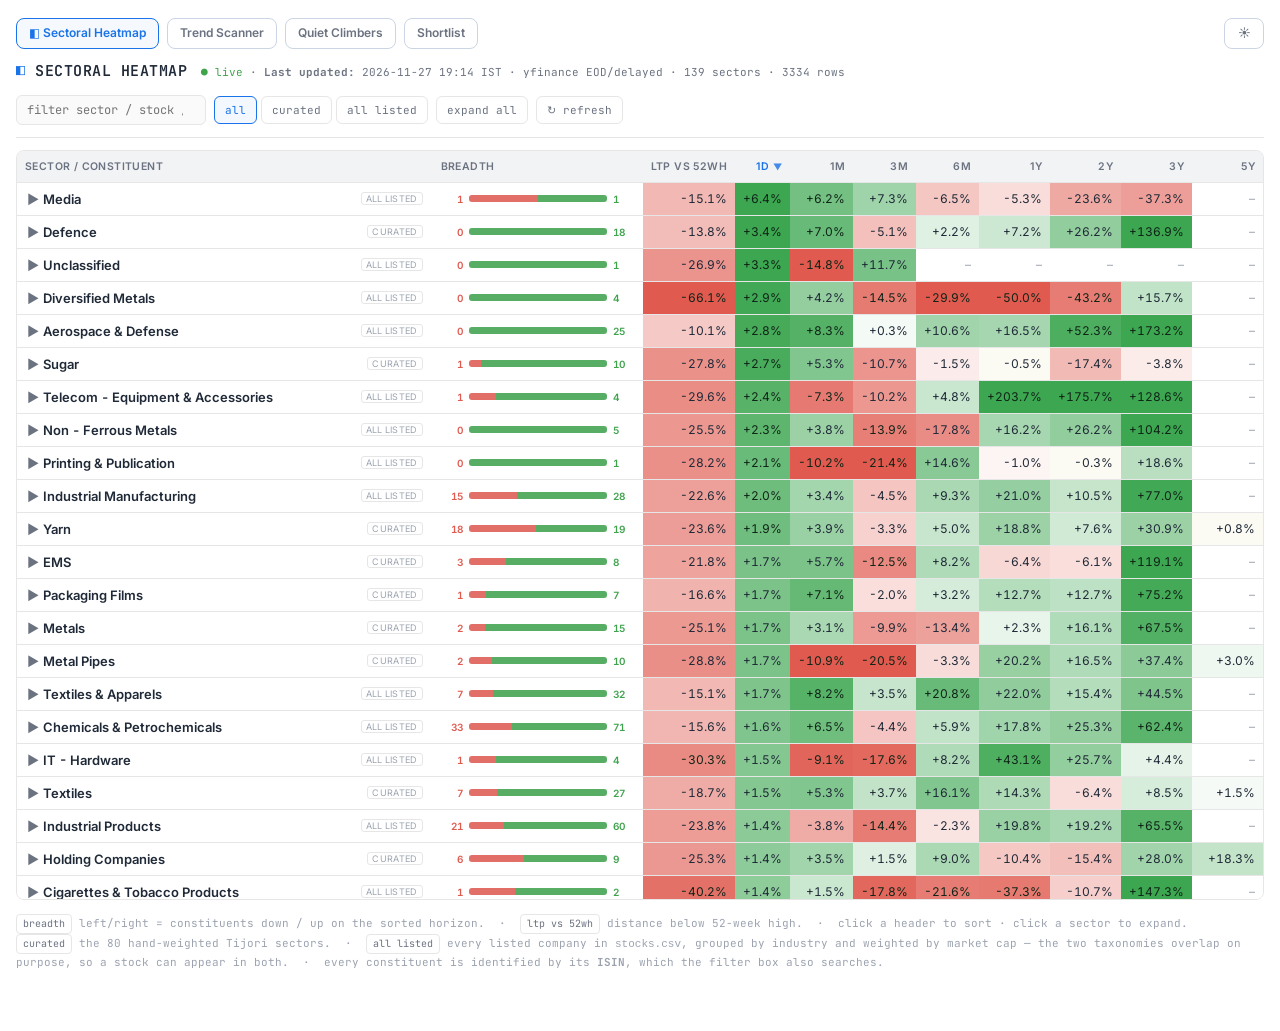
<file: index.html>
<!DOCTYPE html>
<html lang="en">
<head>
<meta charset="utf-8">
<meta name="viewport" content="width=device-width, initial-scale=1">
<title>Sectoral Heatmap · NSE</title>
<link rel="preconnect" href="https://fonts.googleapis.com">
<link rel="preconnect" href="https://fonts.gstatic.com" crossorigin>
<link href="https://fonts.googleapis.com/css2?family=Inter:wght@400;500;600;700&family=JetBrains+Mono:wght@400;500;600;700&display=swap" rel="stylesheet">
<script>/* set the theme before first paint, so the page never flashes light */
(function(){try{var t=localStorage.getItem("sector-data:theme");if(!t)t=window.matchMedia&&matchMedia("(prefers-color-scheme: dark)").matches?"dark":"light";document.documentElement.setAttribute("data-theme",t);}catch(e){}})();</script>
<link rel="stylesheet" href="boards.css">
<style>
  :root{
    --bg:#ffffff; --panel:#ffffff; --panel2:#fafafa; --line:#e6e6e6;
    --ink:#1f2937; --dim:#6b7280; --dim2:#9ca3af;
    --accent:#1a73e8; --up:#3fa34d; --down:#e05a4f; --warn:#c98a1a;
    --headbg:#f2f3f5;
    --mono:"JetBrains Mono","SF Mono",ui-monospace,"Cascadia Mono",Menlo,Consolas,monospace;
    --sans:"Inter",system-ui,-apple-system,Segoe UI,Roboto,sans-serif;
  }

/* ---------- night ----------
   Same variable names, different values. The cell colours are computed in JS,
   so cellBg()/txtColor() blend from the panel colour instead of white. */
  :root[data-theme=dark]{
    --bg:#0e1117; --panel:#161a21; --panel2:#131820; --line:#222833;
    --ink:#e6e9ef; --dim:#9aa4b2; --dim2:#6d7885;
    --accent:#5b9cf6; --up:#2ea36a; --down:#e5564a; --warn:#d3a04a;
    --headbg:#1b212b;
  }
  :root[data-theme=dark] .wbar .track{background:#242b36}
  :root[data-theme=dark] tr.sector:hover td.name-col{color:#fff;background:#1b212b}
  :root[data-theme=dark] button.btn[aria-pressed=true]{background:#16233a}
  *{box-sizing:border-box}
  html,body{margin:0;background:var(--bg);color:var(--ink);font-family:var(--sans);
    -webkit-font-smoothing:antialiased;font-size:13px}
  .wrap{max-width:1500px;margin:0 auto;padding:18px 16px 60px}
  header.top{display:flex;align-items:baseline;gap:14px;flex-wrap:wrap;
    border-bottom:1px solid var(--line);padding-bottom:12px;margin-bottom:2px}
  .brand{font-family:var(--mono);font-weight:600;font-size:15px;letter-spacing:.5px}
  .brand b{color:var(--accent)}
  .meta{color:var(--dim);font-family:var(--mono);font-size:11px}
  .meta .live{color:var(--up)} .meta .snap{color:var(--warn)}
  .spacer{flex:1}
  .controls{display:flex;gap:8px;align-items:center;flex-wrap:wrap}
  input[type=search]{background:var(--panel2);border:1px solid var(--line);color:var(--ink);
    font-family:var(--mono);font-size:12px;padding:6px 10px;border-radius:6px;width:190px;outline:none}
  input[type=search]:focus{border-color:var(--accent)}
  button.btn{background:var(--panel);border:1px solid var(--line);color:var(--dim);
    font-family:var(--mono);font-size:11px;padding:6px 10px;border-radius:6px;cursor:pointer}
  button.btn:hover{color:var(--ink);border-color:var(--dim2)}
  button.btn:disabled{opacity:.5;cursor:default}
  button.btn[aria-pressed=true]{color:var(--accent);border-color:var(--accent);background:#f3f7fe}
  .segs{display:flex;gap:4px}
  /* the shared board switcher sits inside .wrap here, so drop its full-width chrome */
  .boards{padding:0 0 12px;border-bottom:none;background:transparent}

  /* banners */
  .banner{font-family:var(--mono);font-size:12px;padding:9px 12px;border-radius:6px;margin-top:12px;
    display:none;align-items:center;gap:10px}
  .banner.show{display:flex}
  .banner.warn{background:rgba(217,164,65,.12);border:1px solid rgba(217,164,65,.5);color:#8a6412}
  .banner.err {background:rgba(216,87,87,.10);border:1px solid rgba(216,87,87,.5);color:#a13232}
  .banner .b-act{margin-left:auto;display:flex;gap:8px}

  /* full error / loading state */
  .state{display:none;margin-top:12px;border:1px solid var(--line);border-radius:8px;
    padding:48px 24px;text-align:center;font-family:var(--mono)}
  .state.show{display:block}
  .state .glyph{font-size:30px;line-height:1}
  .state.error .glyph{color:var(--down)} .state.loading .glyph{color:var(--dim)}
  .state h2{font-size:15px;margin:14px 0 6px;font-weight:600;color:var(--ink)}
  .state p{color:var(--dim);font-size:12px;margin:4px 0;line-height:1.6}
  .state code{color:var(--accent)}
  .state .why{color:var(--dim2);font-size:11px;margin-top:14px;max-width:520px;
    margin-left:auto;margin-right:auto;text-align:left;line-height:1.7}
  .spin{display:inline-block;animation:sp 1s linear infinite}
  @keyframes sp{to{transform:rotate(360deg)}}

  .scroll{overflow:auto;border:1px solid var(--line);border-radius:8px;margin-top:12px;
    max-height:calc(100vh - 150px);display:none}
  .scroll.show{display:block}
  table{border-collapse:separate;border-spacing:0;width:100%;font-family:var(--sans)}
  thead th{position:sticky;top:0;z-index:5;background:var(--headbg);color:var(--dim);
    font-weight:600;font-size:10.5px;letter-spacing:.4px;text-transform:uppercase;
    padding:9px 8px;border-bottom:1px solid var(--line);white-space:nowrap;cursor:pointer;user-select:none}
  thead th.name-col{cursor:default}
  thead th:hover:not(.name-col){color:var(--ink)}
  th.sorted{color:var(--accent)} th .car{font-size:9px;opacity:.8}
  th.num,td.num{text-align:right}
  .name-col{position:sticky;left:0;z-index:4;text-align:left;min-width:210px}
  thead th.name-col{z-index:6}
  tbody td.name-col{background:var(--panel)}
  tbody tr.stock td.name-col{background:var(--panel2)}
  td{padding:0;border-bottom:1px solid var(--line);font-variant-numeric:tabular-nums}
  td.num{padding:6px 8px;font-size:12px;white-space:nowrap}
  tr.sector{cursor:pointer}
  tr.sector td.name-col{font-weight:600}
  tr.sector:hover td.name-col{color:#000}
  tr.sector:hover td.name-col{background:#f6f7f8}
  .secname{display:flex;align-items:center;gap:7px;padding:8px 10px}
  .car0{color:var(--dim);width:9px;display:inline-block;transition:transform .12s}
  .secname .lbl{flex:1;overflow:hidden;text-overflow:ellipsis;white-space:nowrap}
  .wbar{display:flex;align-items:center;gap:6px;padding:8px 10px;min-width:120px}
  .wbar .cnt{font-size:10px;color:var(--dim);width:20px}
  .wbar .cnt.d{text-align:right;color:var(--down)} .wbar .cnt.u{color:var(--up)}
  .wbar .track{flex:1;height:7px;border-radius:3px;overflow:hidden;display:flex;background:#eceef0}
  .wbar .rd{background:var(--down);opacity:.85} .wbar .gr{background:var(--up);opacity:.85}
  tr.stock{display:none} tr.stock.open{display:table-row}
  tr.stock td.name-col .secname{padding-left:26px;font-weight:400}
  tr.stock td.name-col .lbl{color:var(--accent)}
  tr.stock td.name-col .tk{color:var(--dim2);font-size:10px;margin-left:auto;padding-left:8px}
  .stag{font-size:9px;text-transform:uppercase;letter-spacing:.3px;color:var(--warn);
    border:1px solid rgba(201,138,26,.4);border-radius:3px;padding:0 4px;margin-left:6px;cursor:help}
  /* which taxonomy a sector comes from — curated Tijori list, or every listed company */
  .tax{font-size:9px;text-transform:uppercase;letter-spacing:.3px;color:var(--dim2);
    border:1px solid var(--line);border-radius:3px;padding:0 4px;margin-left:7px;
    font-weight:400;cursor:help}
  .isin{font-family:var(--mono);font-size:10px;color:var(--dim2);letter-spacing:.2px}
  tr.stock.stale td.name-col .lbl{color:var(--dim)}
  tr.stock:hover td{filter:brightness(.97)}
  td.cell{color:#1f2937;text-align:right;padding:6px 8px}
  .wt{color:var(--dim);font-size:11px}
  footer{color:var(--dim2);font-family:var(--mono);font-size:11px;margin-top:14px;line-height:1.6}
  .pill{display:inline-block;padding:1px 6px;border:1px solid var(--line);border-radius:4px;color:var(--dim);font-size:10px}
  @media (max-width:640px){ .name-col{min-width:150px} td.num{font-size:11px;padding:5px 6px} }
</style>
</head>
<body>
<div class="wrap">
  <nav class="boards" aria-label="boards">
    <span class="bbtn" aria-current="page">◧ Sectoral Heatmap</span>
    <a class="bbtn" href="trend/">Trend Scanner</a>
    <a class="bbtn" href="quiet/">Quiet Climbers</a>
    <a class="bbtn" href="screen/">Shortlist</a>
    <span class="sep"></span>
  
    <button class="bbtn thbtn" type="button" id="theme" aria-pressed="false"
            title="Switch between day and night"><span class="ic">◐</span></button>
</nav>

  <header class="top">
    <span class="brand"><b>◧</b> SECTORAL&nbsp;HEATMAP</span>
    <span class="meta" id="meta">—</span>
    <span class="spacer"></span>
    <div class="controls">
      <input type="search" id="q" placeholder="filter sector / stock / ISIN…" autocomplete="off">
      <span class="segs" id="segs" role="group" aria-label="which sectors">
        <button class="btn seg" data-tax="all" aria-pressed="true">all</button>
        <button class="btn seg" data-tax="tijori" aria-pressed="false">curated</button>
        <button class="btn seg" data-tax="all-listed" aria-pressed="false">all listed</button>
      </span>
      <button class="btn" id="expandAll">expand all</button>
      <button class="btn" id="refresh">↻ refresh</button>
    </div>
  </header>

  <!-- non-blocking banner: shown when a manual refresh fails but data is already on screen -->
  <div class="banner warn" id="banner">
    <span id="bannerMsg"></span>
    <span class="b-act"><button class="btn" id="bannerRetry">retry</button></span>
  </div>

  <!-- loading state -->
  <div class="state loading" id="loading">
    <div class="glyph spin">↻</div>
    <h2>Fetching live data…</h2>
    <p>Pulling <code>data.json</code></p>
  </div>

  <!-- full error state: no data to show -->
  <div class="state error" id="error">
    <div class="glyph">⚠</div>
    <h2>No live data</h2>
    <p id="errMsg">Couldn't reach <code>data.json</code>.</p>
    <p><button class="btn" id="errRetry" style="margin-top:8px">↻ try again</button></p>
    <div class="why" id="errWhy"></div>
  </div>

  <div class="scroll" id="scroll">
    <table id="tbl"><thead><tr id="head"></tr></thead><tbody id="body"></tbody></table>
  </div>

  <footer>
    <span class="pill">breadth</span> left/right = constituents down / up on the sorted horizon.
    &nbsp;·&nbsp; <span class="pill">ltp vs 52wh</span> distance below 52-week high.
    &nbsp;·&nbsp; click a header to sort · click a sector to expand.
    <br><span class="pill">curated</span> the 80 hand-weighted Tijori sectors.
    &nbsp;·&nbsp; <span class="pill">all listed</span> every listed company in
    <code>stocks.csv</code>, grouped by industry and weighted by market cap — the two
    taxonomies overlap on purpose, so a stock can appear in both.
    &nbsp;·&nbsp; every constituent is identified by its <b>ISIN</b>, which the filter
    box also searches.
  </footer>
</div>

<script>
const COLNAMES={ltp52:"LTP vs 52WH","1D":"1D","1M":"1M","3M":"3M","6M":"6M","1Y":"1Y","2Y":"2Y","3Y":"3Y","5Y":"5Y"};
const CLAMP={ltp52:.5,"1D":.03,"1M":.10,"3M":.20,"6M":.30,"1Y":.50,"2Y":.60,"3Y":.80,"5Y":1.0};
let DATA=null, COLS=[], sortKey="1D", sortDir=-1, expanded=new Set(), allOpen=false;
// which taxonomy to show: "all" | "tijori" (curated Tijori sectors)
// | "all-listed" (every listed company, grouped by industry)
let taxonomy="all";

const $=id=>document.getElementById(id);
function pct(v){ if(v===null||v===undefined) return "–"; return (v>=0?"+":"")+(v*100).toFixed(1)+"%"; }
function cellBg(v,key){ if(v===null||v===undefined) return "#ffffff";
  let c=CLAMP[key]||.3, t=Math.max(-1,Math.min(1,v/c));
  if(Math.abs(t)<0.015) return "#fbfbf3";            // near-flat: pale cream
  let ease=Math.pow(Math.abs(t),0.70), base=[255,255,255];
  let col=t>0?[60,166,80]:[224,90,79];
  let m=base.map((b,i)=>Math.round(b+(col[i]-b)*ease));
  return `rgb(${m[0]},${m[1]},${m[2]})`; }
function txtColor(v,key){ if(v===null||v===undefined) return "var(--dim2)";
  let a=Math.abs(Math.max(-1,Math.min(1,v/(CLAMP[key]||.3)))); return a>0.60?"#0f2417":"#1f2937"; }

function buildHead(){ const tr=$("head"); tr.innerHTML="";
  const a=document.createElement("th"); a.className="name-col"; a.textContent="Sector / Constituent"; tr.appendChild(a);
  const b=document.createElement("th"); b.className="name-col"; b.style.minWidth="130px"; b.textContent="Breadth"; tr.appendChild(b);
  COLS.forEach(k=>{ const th=document.createElement("th"); th.className="num"+(k===sortKey?" sorted":"");
    th.innerHTML=COLNAMES[k]+(k===sortKey?` <span class="car">${sortDir<0?"▼":"▲"}</span>`:"");
    th.onclick=()=>{ if(sortKey===k) sortDir*=-1; else{sortKey=k;sortDir=-1;} render(); }; tr.appendChild(th); }); }

function render(){
  if(!DATA) return;
  buildHead();
  // A feed built before the all-listed taxonomy existed (the bundled snapshot)
  // holds curated sectors only — offering a filter that can only empty the board
  // would be a dead end, so hide it until the data has both.
  const kinds=new Set(DATA.sectors.map(s=>s.taxonomy||"tijori"));
  if(kinds.size<2) taxonomy="all";
  $("segs").style.display = kinds.size>1 ? "" : "none";

  const q=($("q").value||"").toLowerCase().trim(), body=$("body"); body.innerHTML="";
  // a stock is findable by name, by ticker, or by the identity that never changes
  const hit=x=>x.name.toLowerCase().includes(q)
    || (x.ticker||"").toLowerCase().includes(q)
    || (x.isin||"").toLowerCase().includes(q);
  let secs=DATA.sectors.filter(s=>taxonomy==="all"||(s.taxonomy||"tijori")===taxonomy);
  secs=secs.sort((a,b)=>{ let av=a.agg[sortKey],bv=b.agg[sortKey];
    // sectors with no data always sort LAST regardless of direction
    if(av==null) av=Infinity*sortDir; if(bv==null) bv=Infinity*sortDir; return (av-bv)*sortDir; });
  let shown=0, nStocks=0;
  for(const s of secs){
    const secMatch=s.sector.toLowerCase().includes(q);
    const ms=q?s.stocks.filter(hit):s.stocks;
    if(q && !secMatch && ms.length===0) continue;
    shown++; nStocks += (q && !secMatch) ? ms.length : s.stocks.length;
    const open=allOpen||expanded.has(s.sector)||(q&&ms.length>0&&!secMatch);
    const tr=document.createElement("tr"); tr.className="sector";
    const total=s.up+s.down, upPct=total?(s.up/total*100):50;
    let c=`<td class="name-col"><div class="secname">
      <span class="car0" style="transform:rotate(${open?90:0}deg)">▶</span>
      <span class="lbl">${s.sector.replace(/^TJI\s*/,'')}</span>${
        (s.taxonomy||"tijori")==="all-listed"
          ? `<span class="tax" title="Every listed company in this industry group, weighted by market cap — from stocks.csv.">all listed</span>`
          : `<span class="tax" title="Curated Tijori sector with its own constituent weights.">curated</span>`
      }</div></td>
      <td class="name-col"><div class="wbar"><span class="cnt d">${s.down}</span>
      <span class="track"><span class="rd" style="width:${100-upPct}%"></span><span class="gr" style="width:${upPct}%"></span></span>
      <span class="cnt u">${s.up}</span></div></td>`;
    for(const k of COLS){ const v=s.agg[k]; c+=`<td class="cell num" style="background:${cellBg(v,k)};color:${txtColor(v,k)}">${pct(v)}</td>`; }
    tr.innerHTML=c; tr.onclick=()=>{ expanded.has(s.sector)?expanded.delete(s.sector):expanded.add(s.sector); render(); };
    body.appendChild(tr);
    // Only build rows for a sector that is actually open. With every listed
    // company on the board that is ~3,500 constituent rows; creating them all on
    // every render just to leave them display:none made each keystroke in the
    // filter box rebuild the entire market.
    const list=!open?[]:(q&&!secMatch?ms:s.stocks);
    for(const st of list){ const trs=document.createElement("tr"); trs.className="stock"+(open?" open":"")+(st.stale?" stale":"");
      const staleTag=st.stale?`<span class="stag" title="Live price unavailable for this symbol — showing the last bundled snapshot, not current data.">snapshot</span>`:"";
      let cc=`<td class="name-col"><div class="secname"><span class="lbl">${st.name}</span>${staleTag}<span class="tk">${st.ticker||""}${st.isin?` · <span class="isin">${st.isin}</span>`:""}</span></div></td>
        <td class="name-col"><div class="wbar"><span class="wt">${st.weight!=null?(st.weight*100).toFixed(1)+"%":""}</span></div></td>`;
      for(const k of COLS){ const v=st.vals[k]; cc+=`<td class="cell num" style="background:${cellBg(v,k)};color:${txtColor(v,k)}">${pct(v)}</td>`; }
      trs.innerHTML=cc; body.appendChild(trs); }
  }
  const live=DATA.source!=="snapshot";
  $("meta").innerHTML=`<span class="${live?'live':'snap'}">${live?'● live':'■ bundled snapshot'}</span> · <b>Last updated:</b> ${DATA.generated_at} · ${shown} sectors · ${nStocks} rows`;
  // amber note only if the served file is the bundled seed (not a real live pull)
  if(!live) showBanner("warn","Serving the bundled snapshot — run the refresh job for live prices.");
}

let lastLoadedAt=null;
function showState(which){ ["loading","error","scroll","banner"].forEach(id=>$(id).classList.remove("show")); if(which) $(which).classList.add("show"); }
function showBanner(kind,msg){ const b=$("banner"); b.className="banner "+kind+" show"; $("bannerMsg").textContent=msg; }
function hideBanner(){ $("banner").classList.remove("show"); }

async function load(isManual){
  const btn=$("refresh"); btn.disabled=true; const prev=btn.textContent; btn.textContent="↻ …";
  const haveData = !!DATA;
  if(!haveData) showState("loading");
  try{
    const r=await fetch("data.json?_="+Date.now(),{cache:"no-store"});
    if(!r.ok) throw new Error("HTTP "+r.status);
    const j=await r.json();
    if(!j || !Array.isArray(j.sectors)) throw new Error("malformed data.json");
    DATA=j; COLS=j.columns; lastLoadedAt=new Date();
    hideBanner(); showState("scroll"); render();
  }catch(e){
    if(haveData){
      // data already on screen: never silently keep stale — flag it loudly, keep showing what we had
      showState("scroll");
      showBanner("err",`Refresh failed (${e.message}) at ${new Date().toLocaleTimeString()}. Showing data from ${lastLoadedAt?lastLoadedAt.toLocaleTimeString():'previous load'}.`);
    }else{
      // nothing to show: hard error, no stale fallback
      $("errMsg").innerHTML=`Couldn't load <code>data.json</code> — <b>${e.message}</b>.`;
      $("errWhy").innerHTML=
        `likely cause:<br>`+
        `• opened via <code>file://</code> — browsers block fetch there. Serve over http (<code>python -m http.server</code>) or GitHub Pages.<br>`+
        `• <code>data.json</code> not generated yet — run <code>python build_heatmap.py</code>, or trigger the GitHub Action.<br>`+
        `• no network connection.`;
      showState("error");
    }
  }finally{ btn.disabled=false; btn.textContent=prev; }
}

// Debounced: expanding a sector can put thousands of rows on screen, and
// re-rendering that on every keypress makes typing feel like wading.
let qTimer=null;
addEventListener("themechange",()=>{ if(DATA) render(); });
$("q").oninput=()=>{ clearTimeout(qTimer); qTimer=setTimeout(render,120); };
document.querySelectorAll(".seg").forEach(b=>b.onclick=()=>{
  taxonomy=b.dataset.tax;
  document.querySelectorAll(".seg").forEach(o=>o.setAttribute("aria-pressed",o===b));
  expanded.clear(); render();
});
$("expandAll").onclick=e=>{ allOpen=!allOpen; e.target.textContent=allOpen?"collapse all":"expand all"; render(); };
$("refresh").onclick=()=>load(true);
$("errRetry").onclick=()=>load(false);
$("bannerRetry").onclick=()=>load(true);
load(false);

// auto-refresh: the bot commits fresh data.json hourly during market hours,
// so re-pull every 10 min while the tab is visible, and immediately when the
// tab regains focus after being away >5 min. Otherwise an open tab would show
// the first load's numbers forever.
setInterval(()=>{ if(!document.hidden) load(false); }, 10*60*1000);
document.addEventListener("visibilitychange", ()=>{
  if(!document.hidden && lastLoadedAt && Date.now()-lastLoadedAt.getTime()>5*60*1000) load(false);
});
</script>
<script src="theme.js"></script>
</body>
</html>
</file>
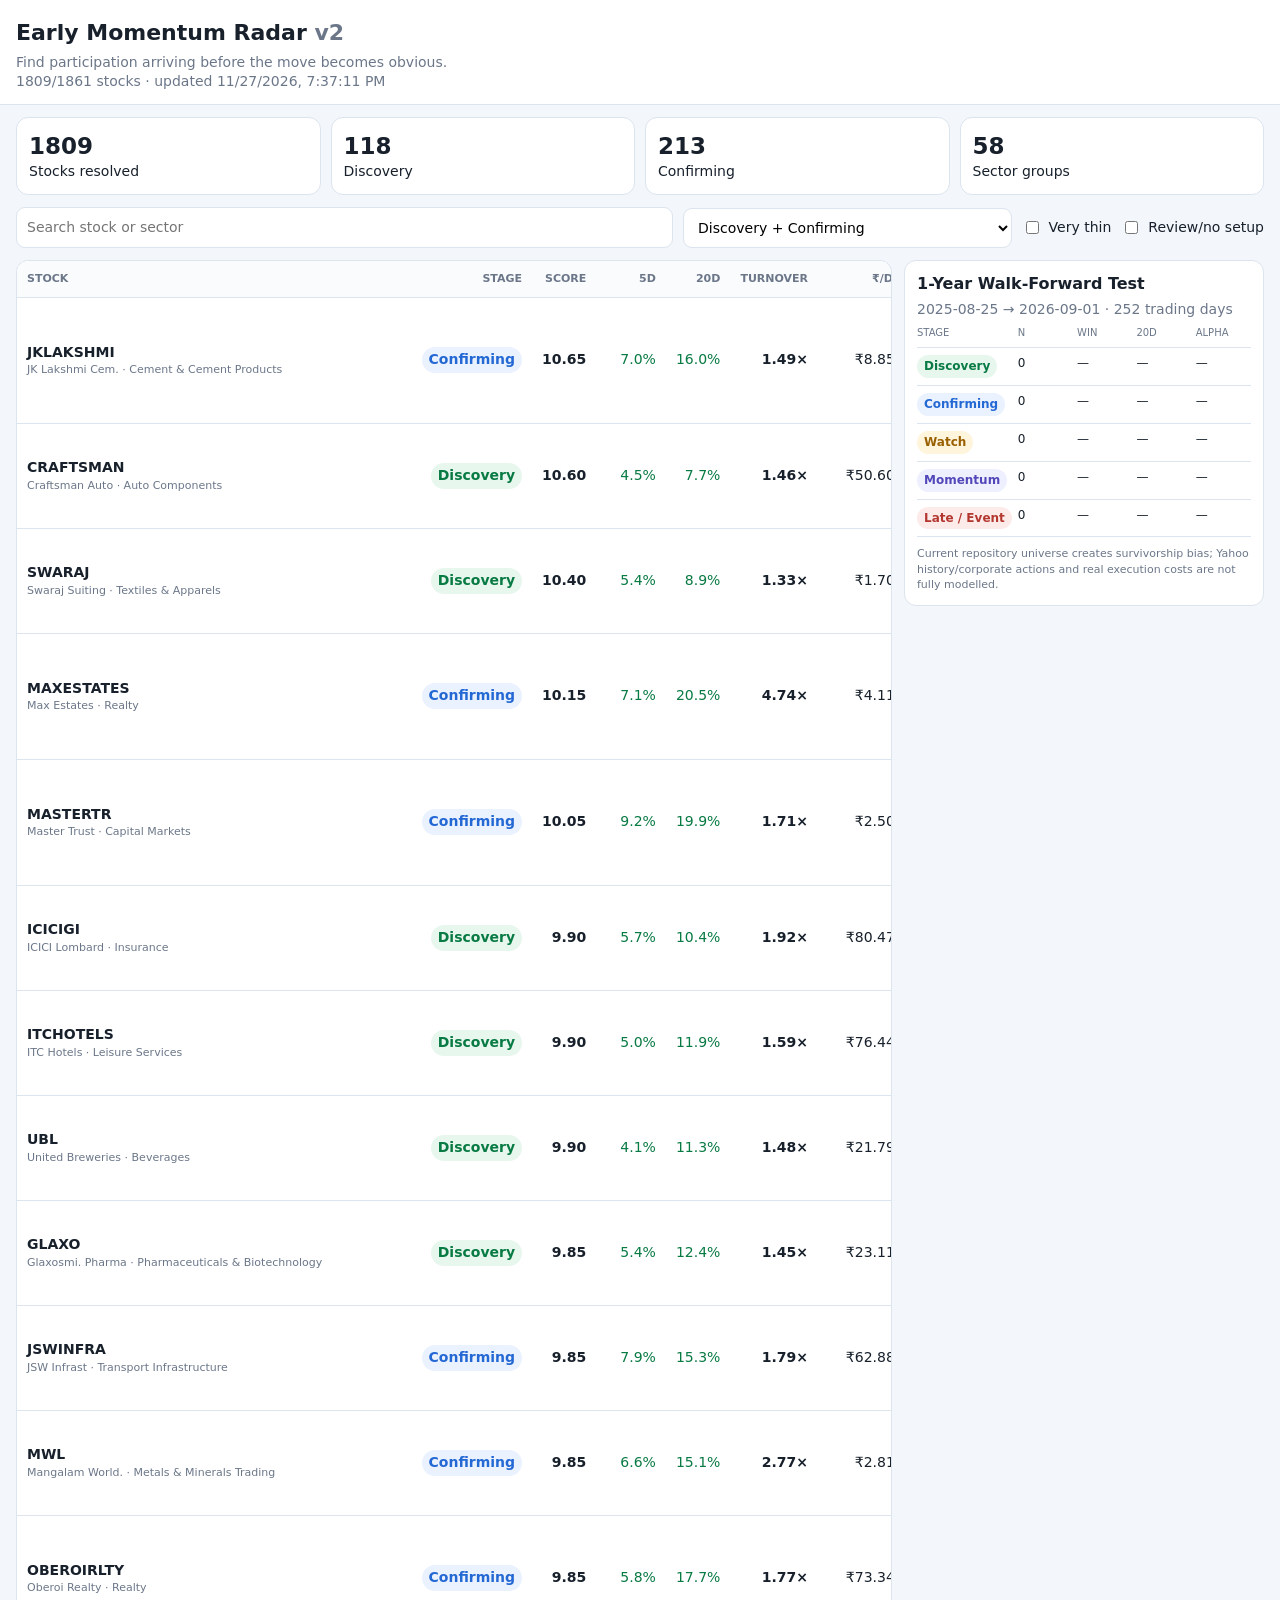
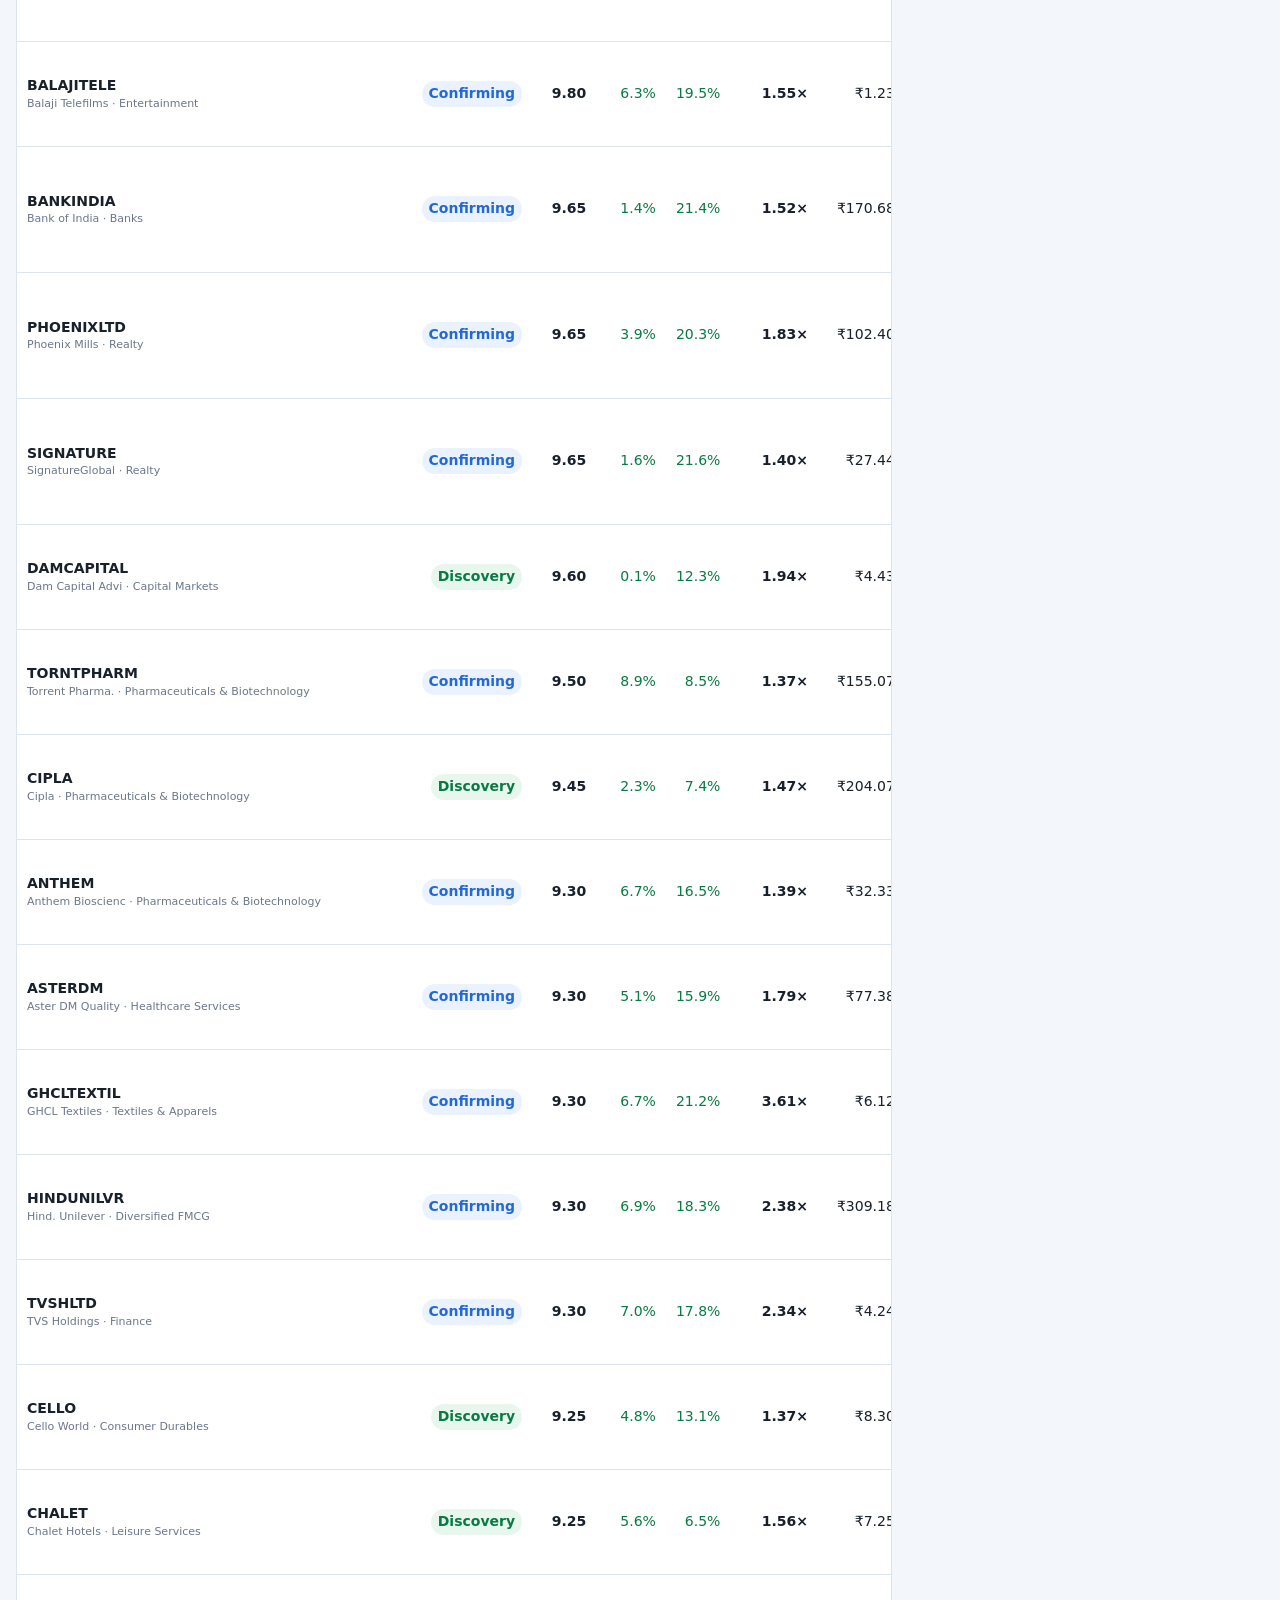
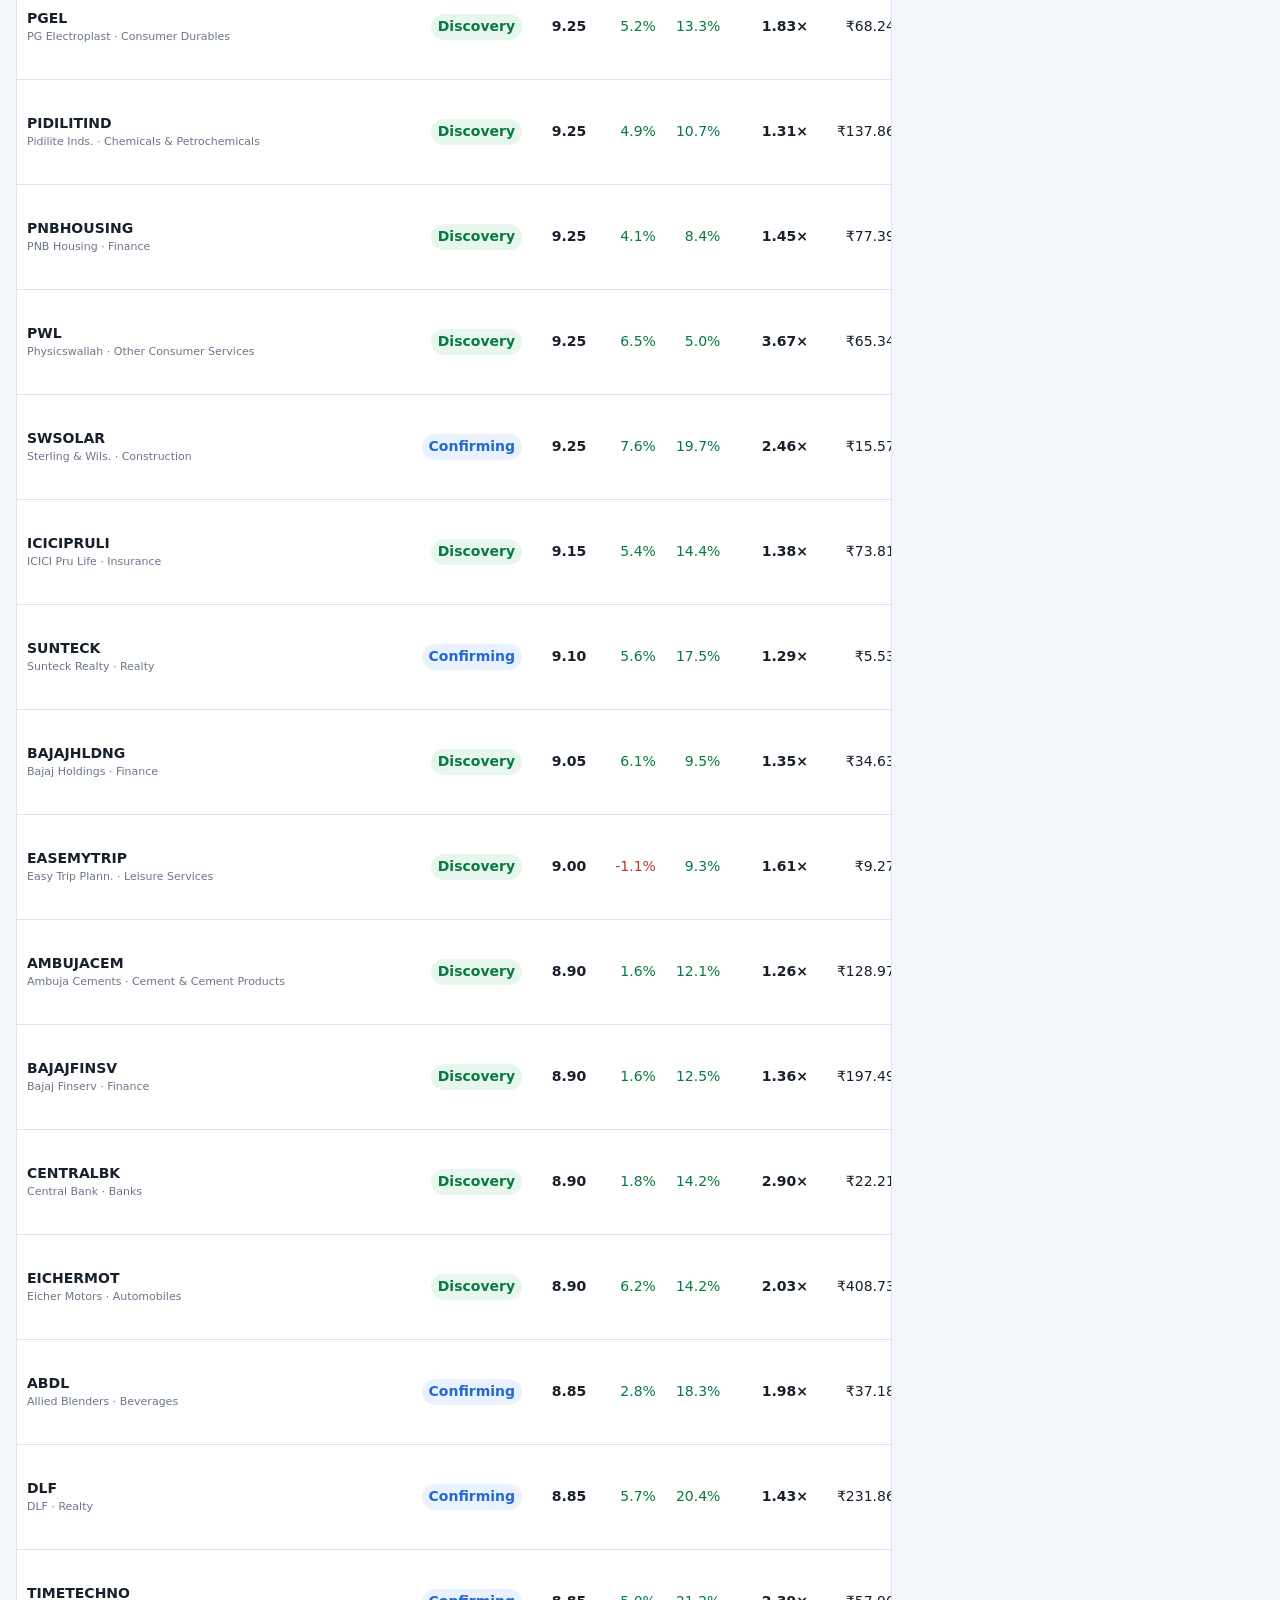
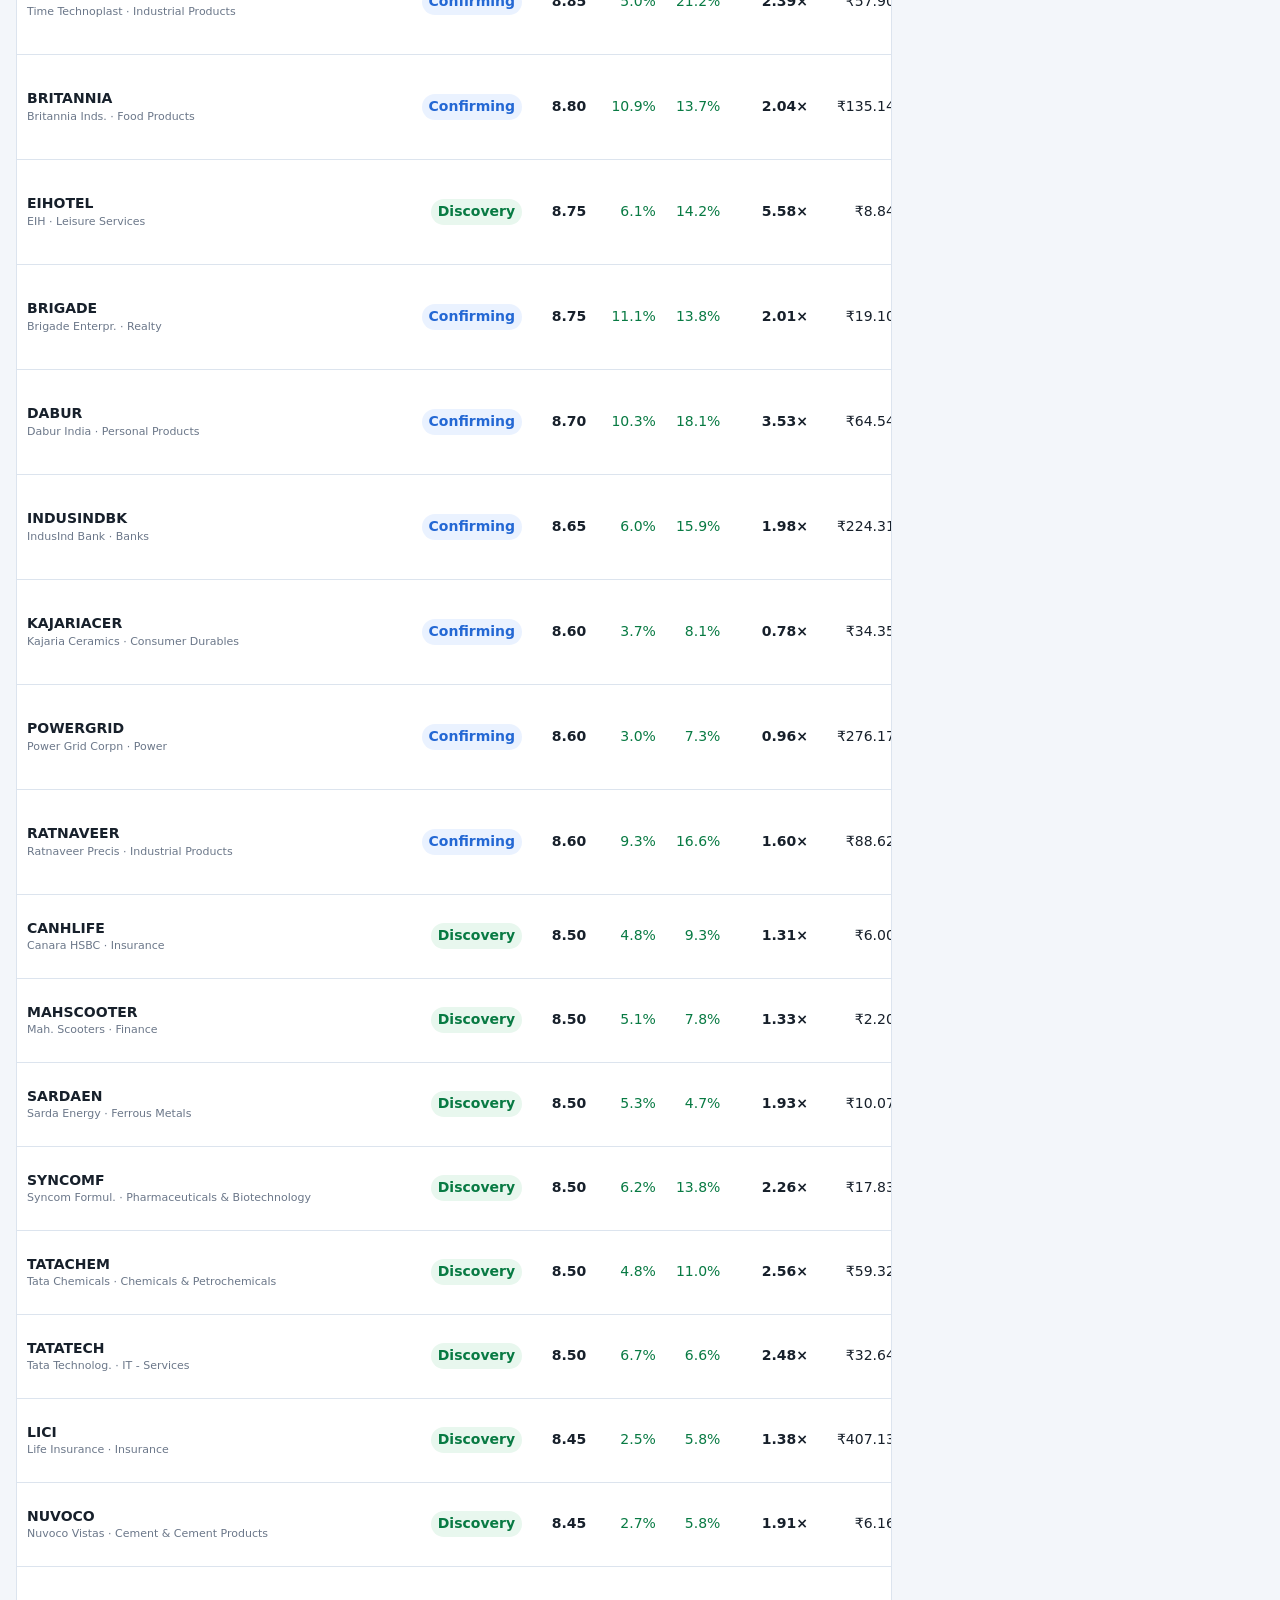
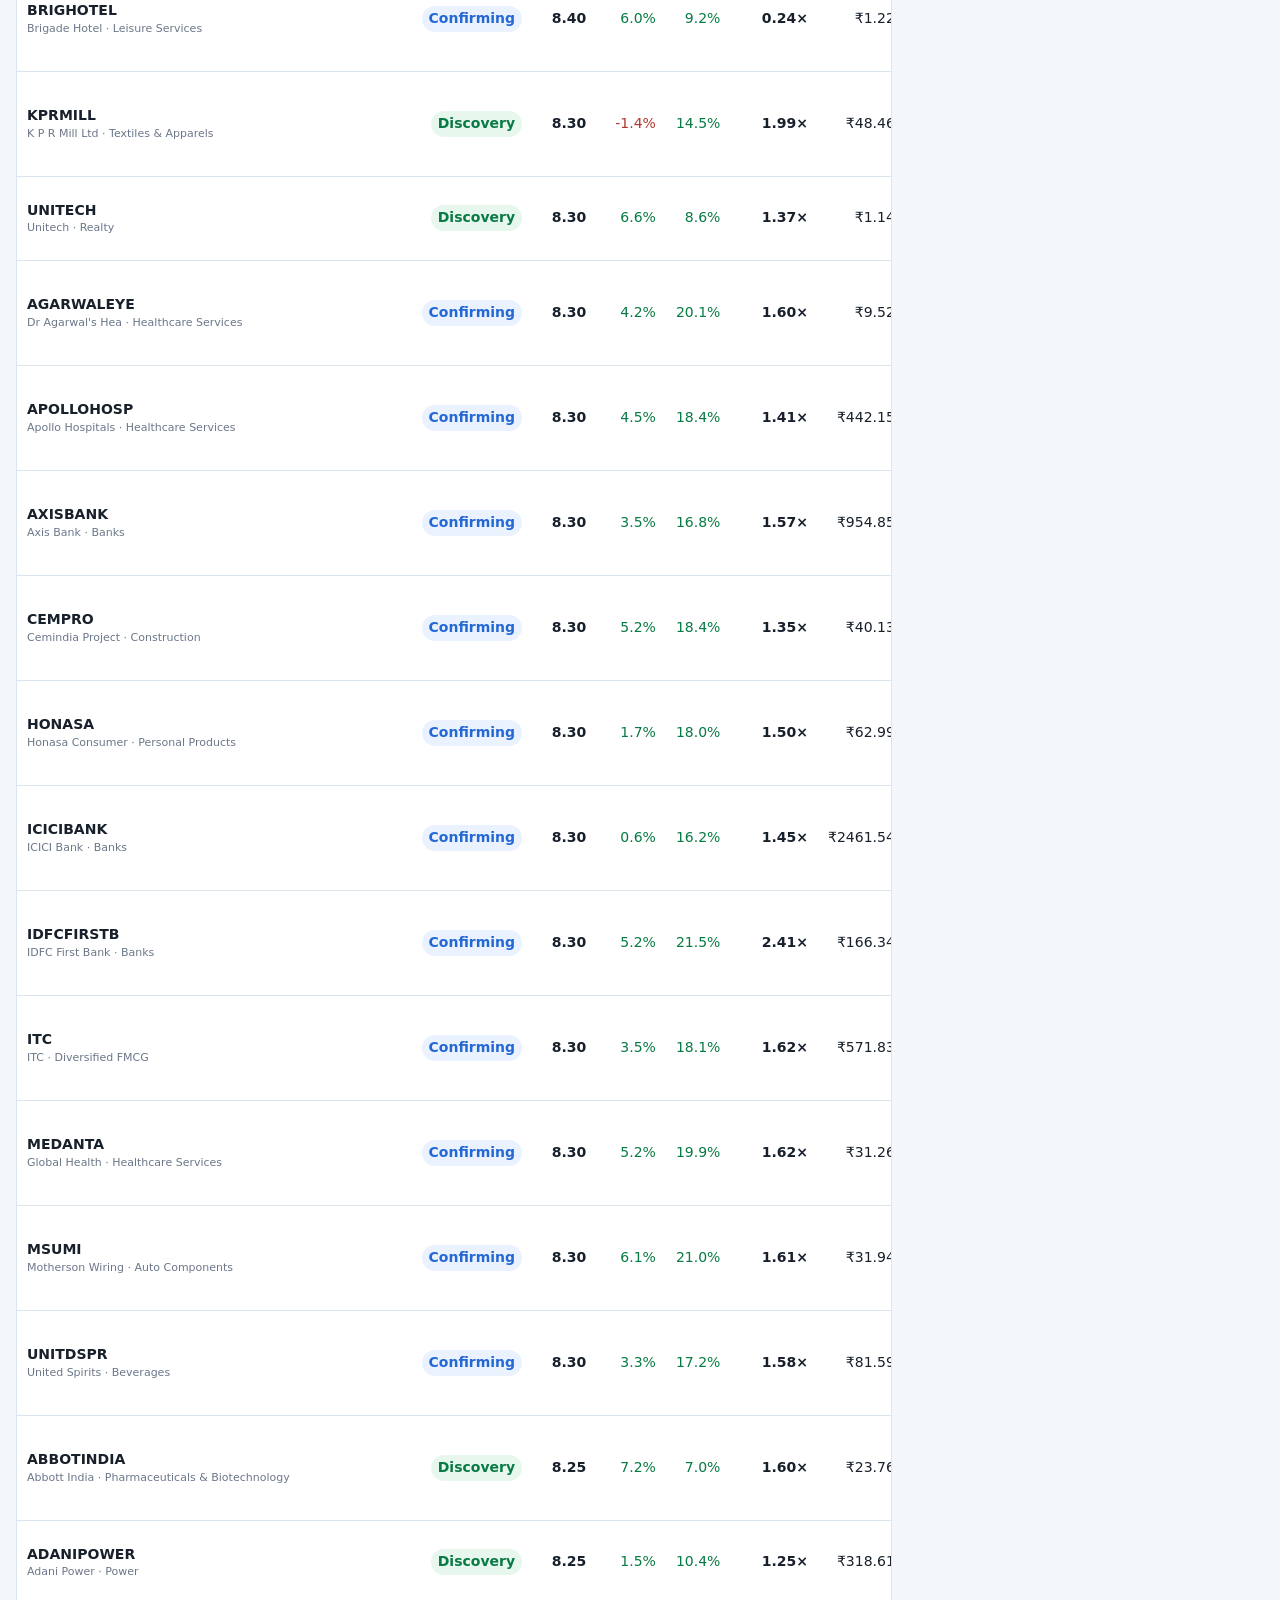
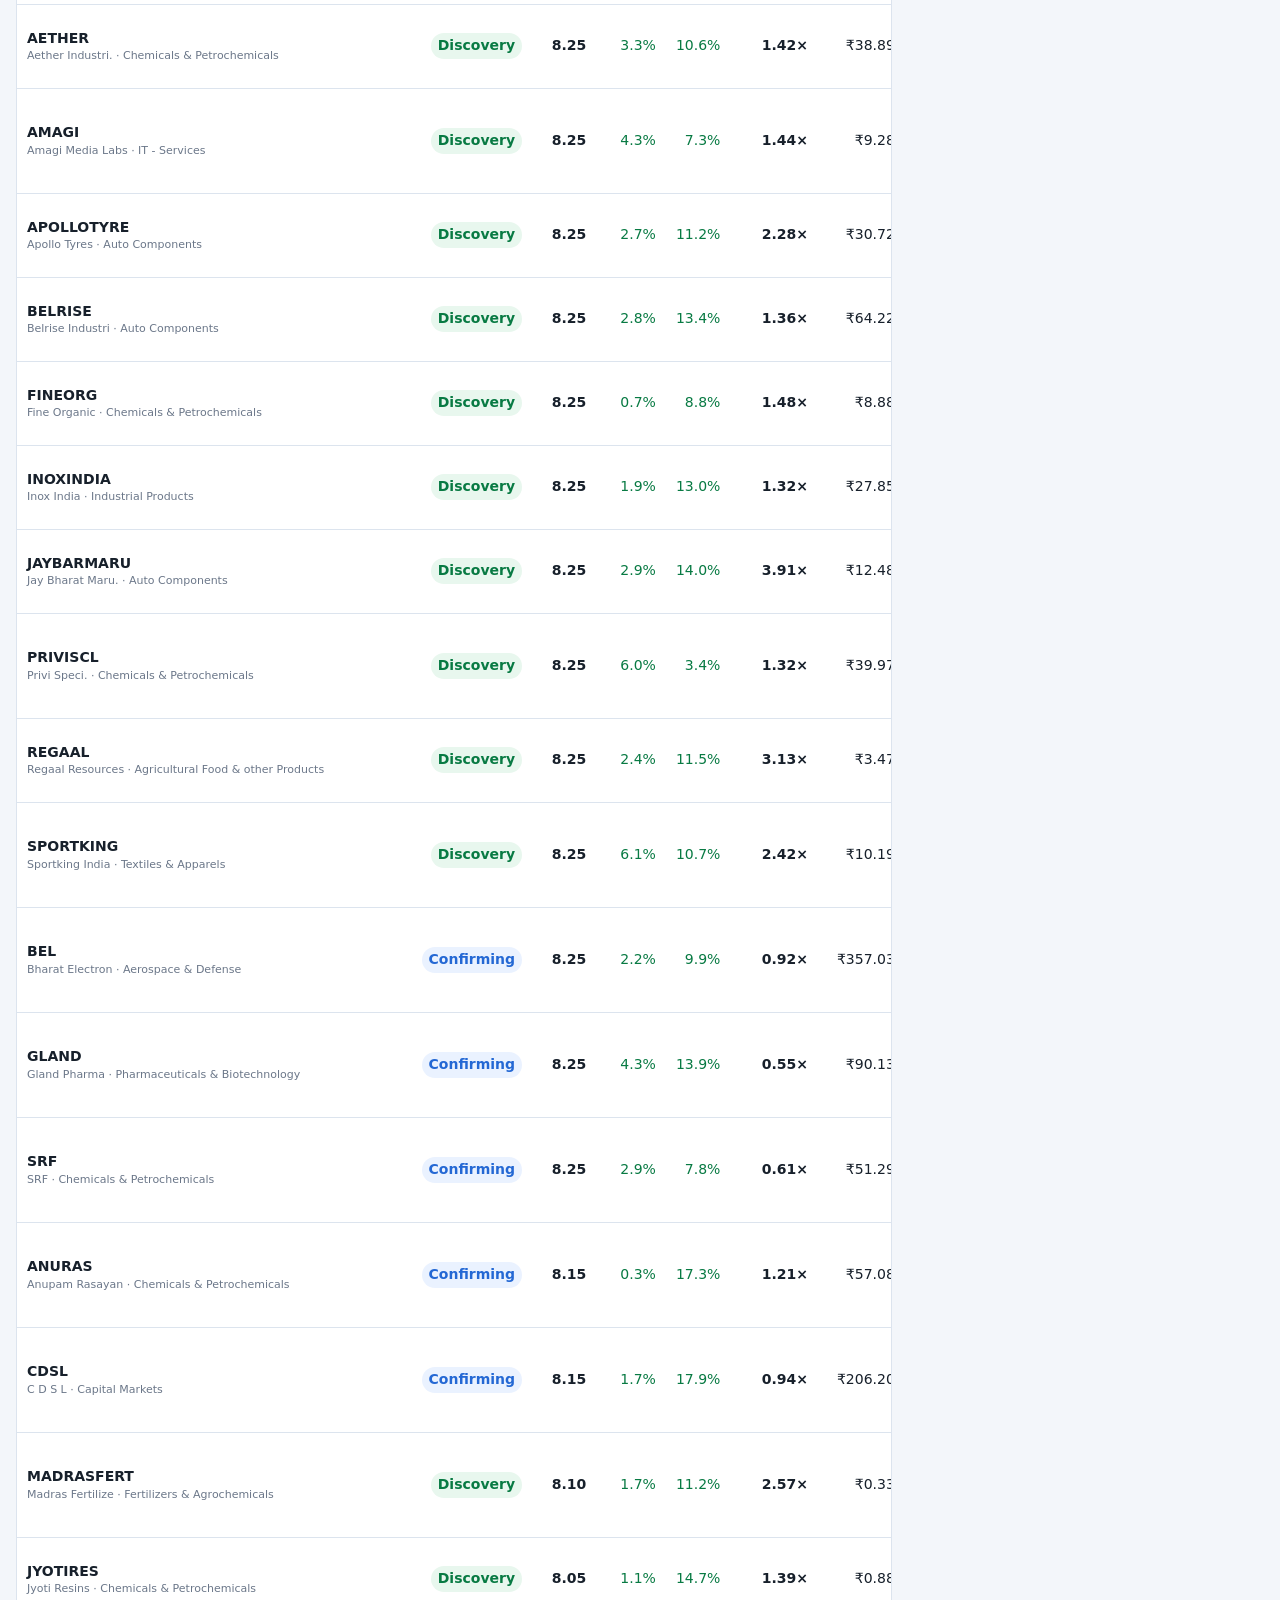
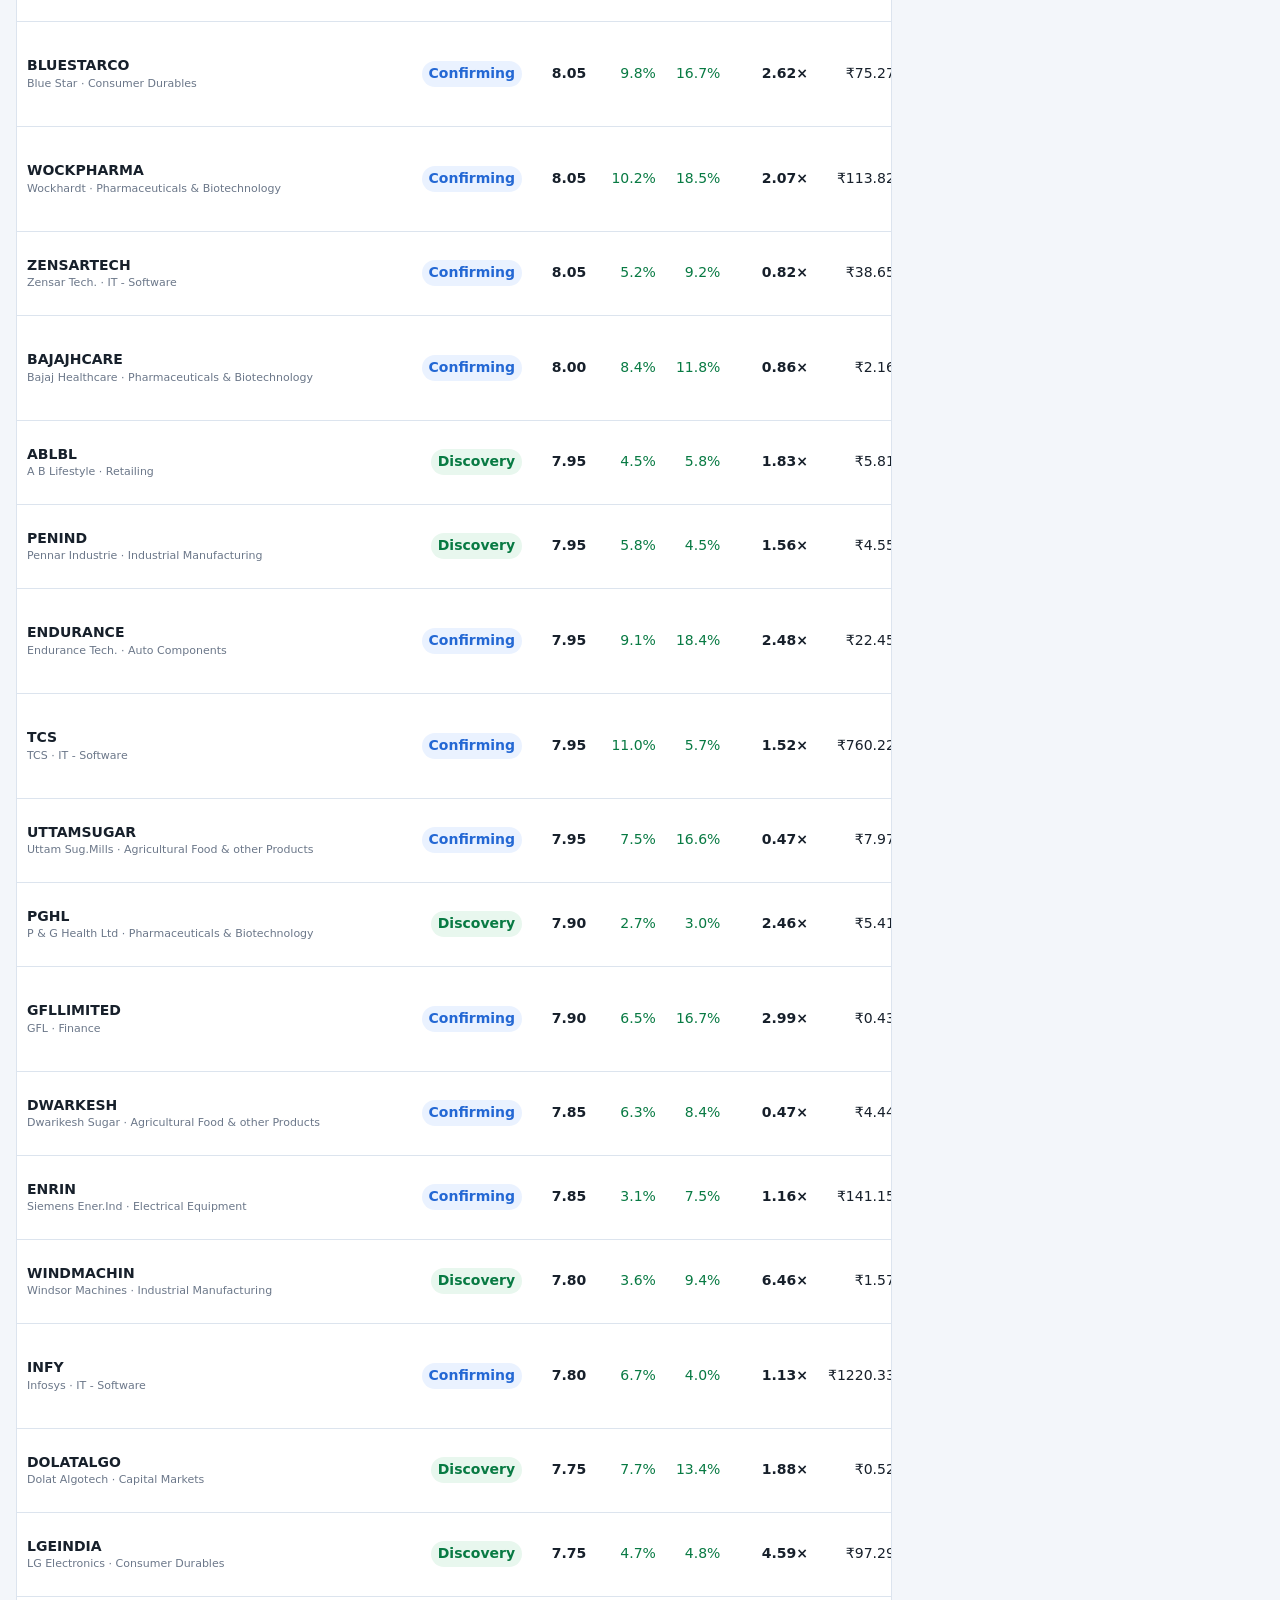
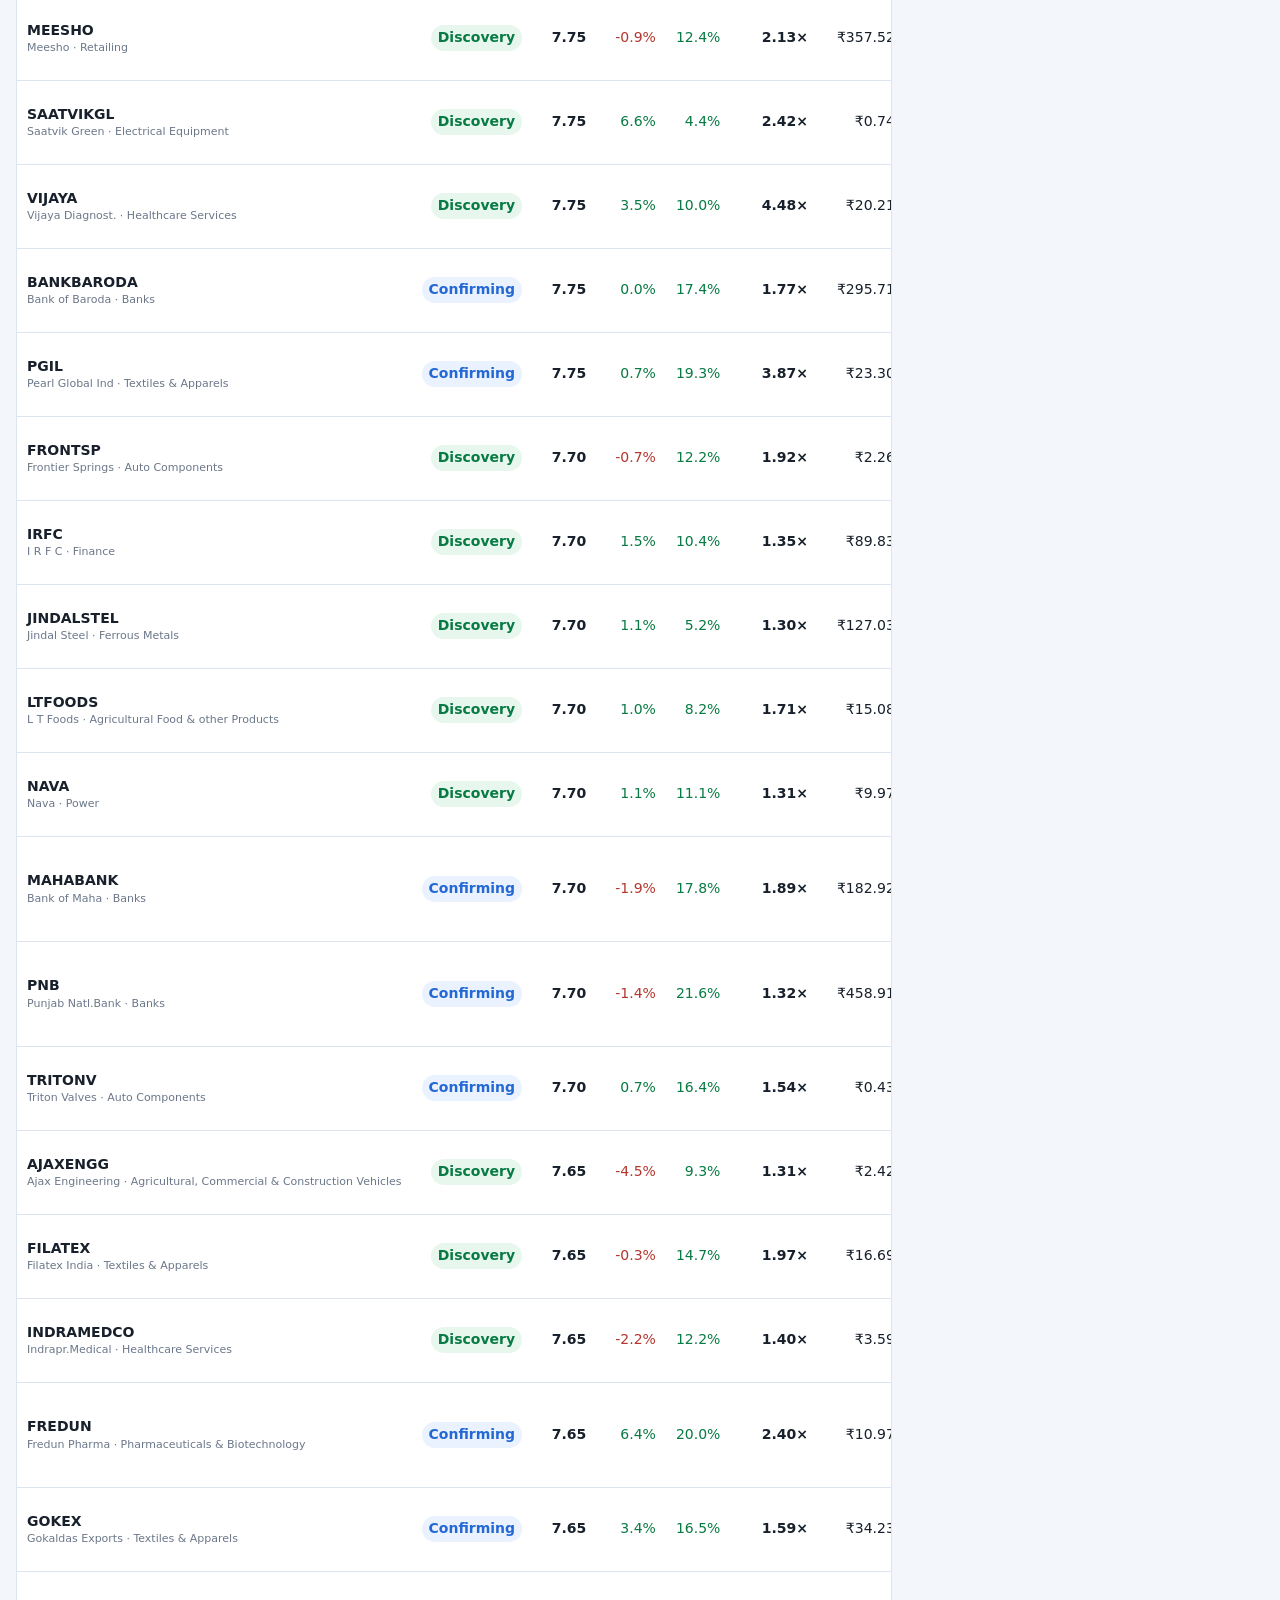
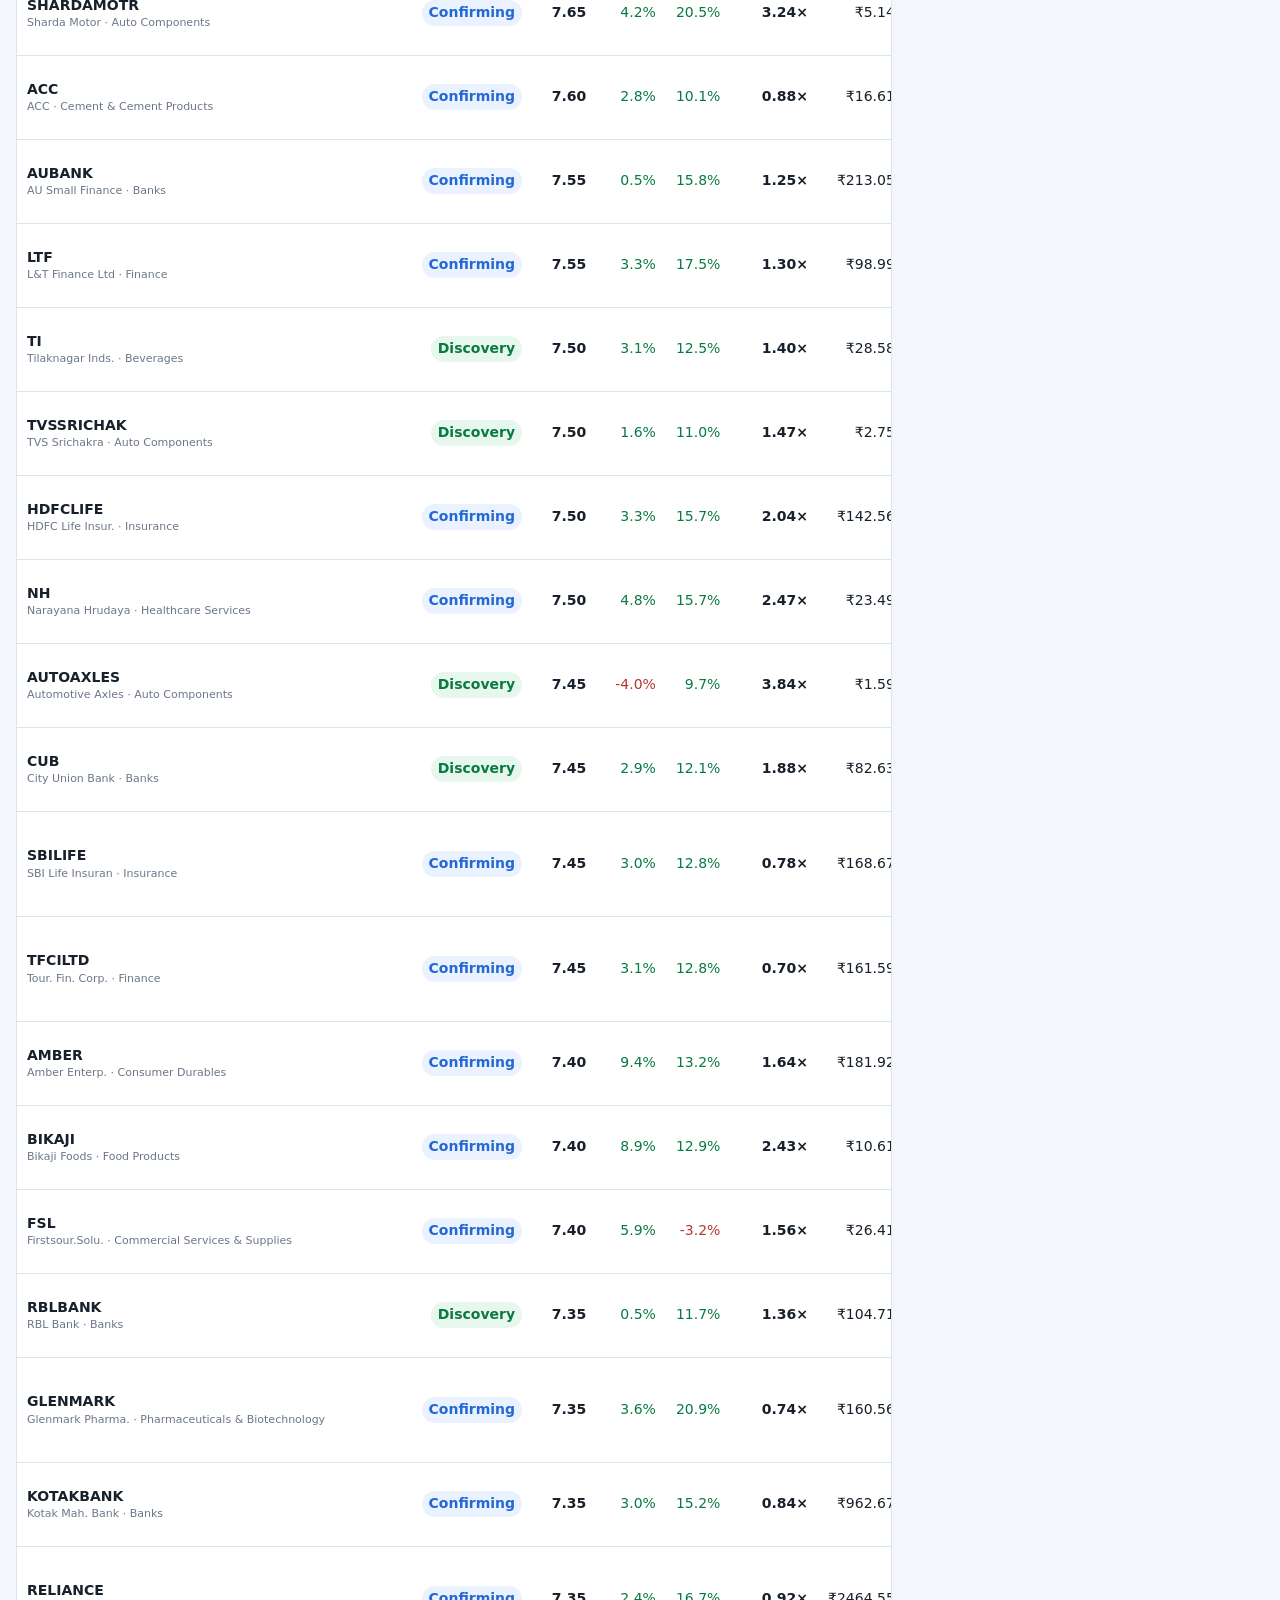
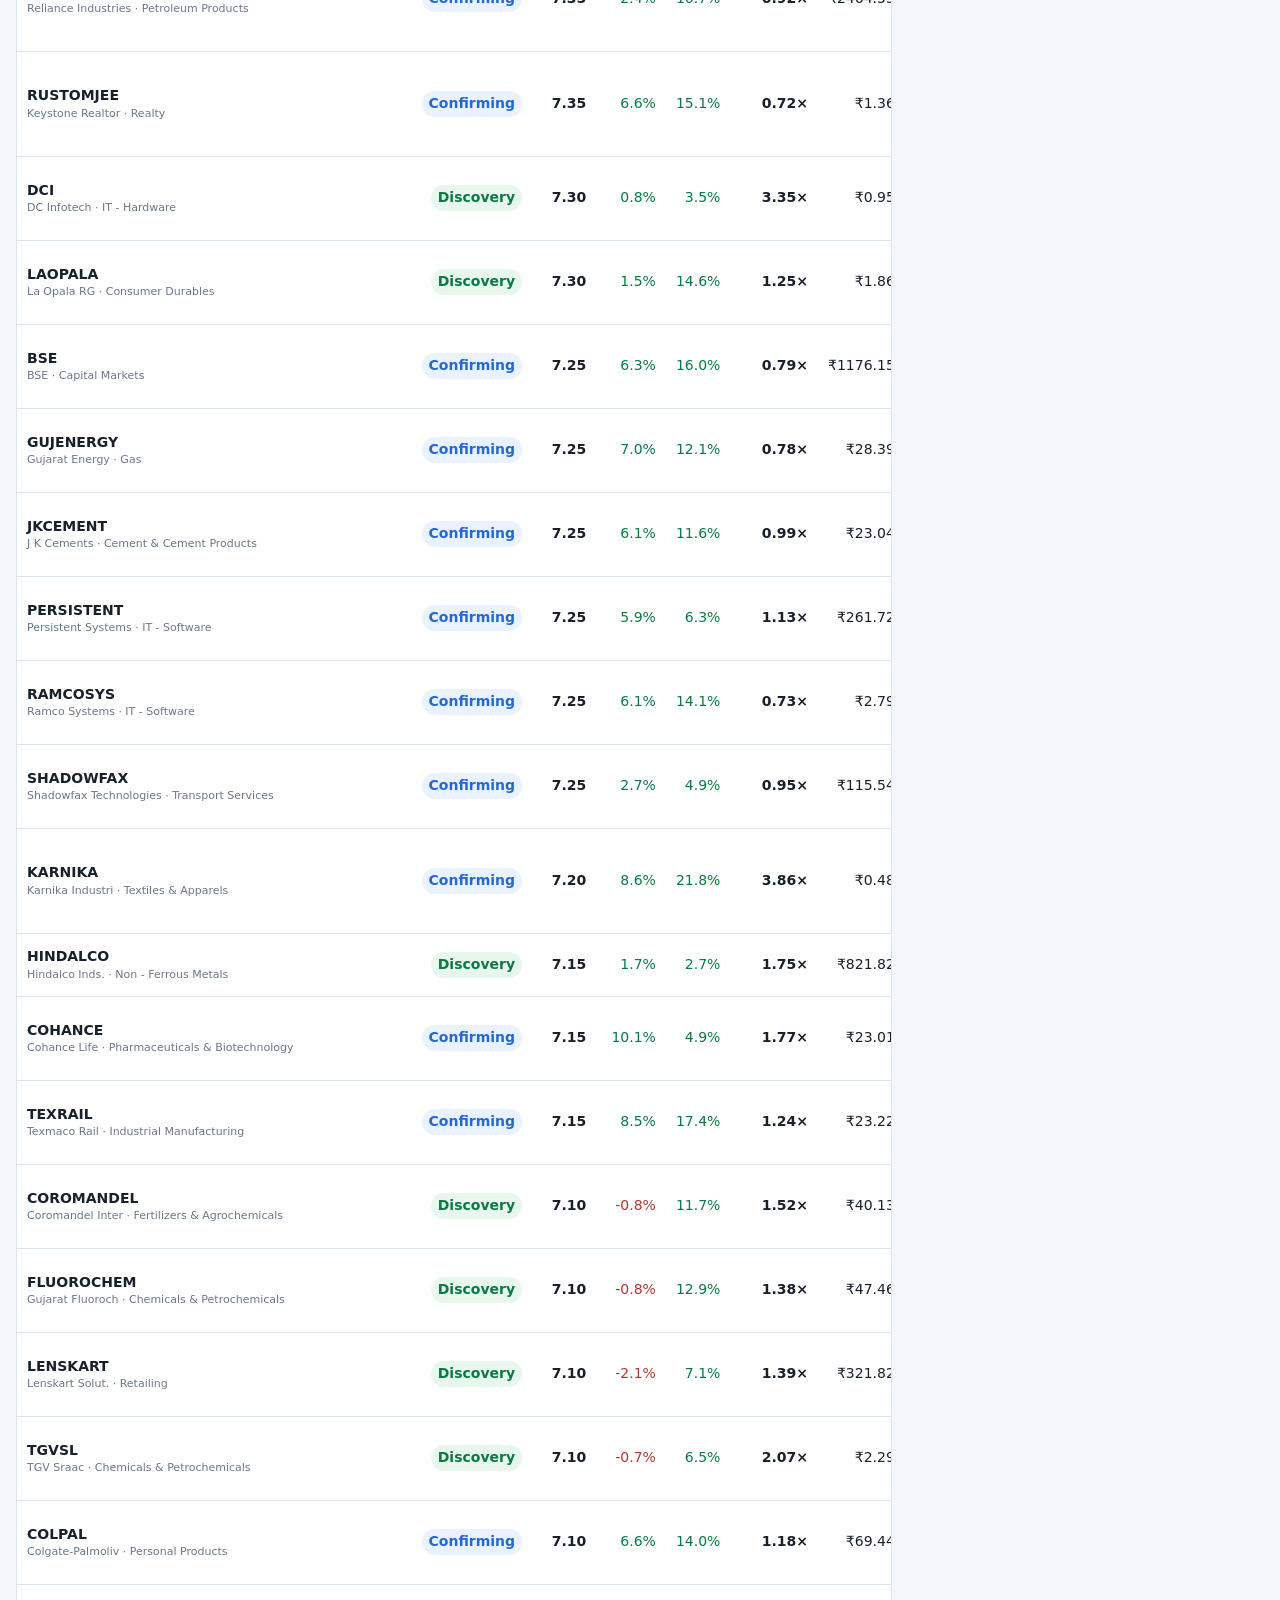
<file: early/index.html>
<!doctype html><html><head><meta charset="utf-8"><meta name="viewport" content="width=device-width,initial-scale=1"><title>Early Momentum Radar</title><style>
:root{--bg:#f3f6fa;--card:#fff;--line:#dce4ee;--ink:#17202b;--dim:#6b7789;--green:#087a43;--blue:#2468d4;--amber:#996000;--red:#b3372f}*{box-sizing:border-box}body{margin:0;background:var(--bg);color:var(--ink);font:14px/1.4 system-ui,-apple-system,Segoe UI,sans-serif}.shell{max-width:1500px;margin:auto}.top{padding:18px 16px 12px;background:#fff;border-bottom:1px solid var(--line)}h1{font-size:22px;margin:0 0 4px}.sub,.muted{color:var(--dim)}.stats{display:grid;grid-template-columns:repeat(4,minmax(130px,1fr));gap:10px;padding:12px 16px}.stat,.panel{background:#fff;border:1px solid var(--line);border-radius:12px;padding:12px}.stat b{font-size:23px;display:block}.filters{display:grid;grid-template-columns:minmax(180px,2fr) minmax(190px,1fr) repeat(2,max-content);gap:10px;align-items:center;padding:0 16px 12px}input,select{width:100%;padding:10px;border:1px solid var(--line);border-radius:9px;background:#fff;font:inherit}label.check{display:flex;gap:7px;align-items:center;white-space:nowrap}.main{display:grid;grid-template-columns:minmax(0,1fr) 360px;gap:12px;padding:0 16px 20px}.tablewrap{background:#fff;border:1px solid var(--line);border-radius:12px;overflow:auto}table{width:100%;border-collapse:collapse;min-width:1120px}th,td{padding:10px;border-bottom:1px solid var(--line);text-align:right;white-space:nowrap}th{font-size:11px;color:var(--dim);text-transform:uppercase;cursor:pointer;background:#fafbfd;position:sticky;top:0}th:first-child,td:first-child{text-align:left}.sym{font-weight:800}.name{display:block;color:var(--dim);font-size:11px}.badge{font-weight:700;padding:3px 7px;border-radius:999px;display:inline-block}.Discovery{background:#e8f7ee;color:var(--green)}.Confirming{background:#eaf2ff;color:var(--blue)}.Watch{background:#fff4dc;color:var(--amber)}.Momentum{background:#eef0ff;color:#5147b9}.late{background:#fdebea;color:var(--red)}.up{color:var(--green)}.down{color:var(--red)}.flags{white-space:normal;min-width:190px}.flag{font-size:10px;background:#f0f4f8;padding:2px 5px;border-radius:5px;margin:1px;display:inline-block}.cards{display:none}.card{background:#fff;border:1px solid var(--line);border-radius:12px;padding:12px;margin-bottom:10px}.cardhead{display:flex;justify-content:space-between;gap:8px}.grid{display:grid;grid-template-columns:repeat(3,1fr);gap:8px;margin-top:10px}.metric{background:#f7f9fc;border-radius:8px;padding:7px}.metric small{display:block;color:var(--dim);font-size:10px}.metric b{font-size:13px}.panel h2{font-size:16px;margin:0 0 4px}.btrow{display:grid;grid-template-columns:1.4fr repeat(4,.8fr);gap:4px;padding:7px 0;border-bottom:1px solid var(--line);font-size:12px}.btrow.head{color:var(--dim);font-size:10px;text-transform:uppercase}.note{font-size:11px;color:var(--dim);margin-top:9px}.empty{padding:30px;text-align:center;color:var(--dim)}
@media(max-width:900px){.stats{grid-template-columns:repeat(2,1fr)}.filters{grid-template-columns:1fr 1fr}.main{grid-template-columns:1fr}.side{order:-1}.tablewrap{display:none}.cards{display:block}.panel{border-radius:10px}.top{padding-top:14px}h1{font-size:20px}}
@media(max-width:560px){.stats{padding:10px;gap:8px}.stat{padding:10px}.stat b{font-size:19px}.filters{grid-template-columns:1fr;padding:0 10px 10px}.main{padding:0 10px 16px}.grid{grid-template-columns:repeat(2,1fr)}.sub{font-size:13px}.btrow{grid-template-columns:1.2fr repeat(4,.75fr);font-size:11px}.top{padding-left:12px;padding-right:12px}}
</style></head><body><div class="shell">
<div class="top"><h1>Early Momentum Radar <span class="muted">v2</span></h1><div class="sub">Find participation arriving before the move becomes obvious.</div><div class="muted" id="meta">Loading…</div></div>
<div class="stats"><div class="stat"><b id="resolved">—</b><span>Stocks resolved</span></div><div class="stat"><b id="discover">—</b><span>Discovery</span></div><div class="stat"><b id="confirm">—</b><span>Confirming</span></div><div class="stat"><b id="sectors">—</b><span>Sector groups</span></div></div>
<div class="filters"><input id="q" placeholder="Search stock or sector"><select id="stage"><option value="early">Discovery + Confirming</option><option>Discovery</option><option>Confirming</option><option>Watch</option><option>Momentum</option><option>Late / Event</option><option value="all">All</option></select><label class="check"><input type="checkbox" id="thin"> Very thin</label><label class="check"><input type="checkbox" id="review"> Review/no setup</label></div>
<div class="main"><div><div class="tablewrap"><table><thead><tr><th data-k="symbol">Stock</th><th data-k="stage">Stage</th><th data-k="radar_score">Score</th><th data-k="r5">5D</th><th data-k="r20">20D</th><th data-k="rvol">Turnover</th><th data-k="turnover_cr">₹/day</th><th data-k="obv_slope">OBV</th><th data-k="market_rs">vs Nifty</th><th data-k="sector_rs">vs sector</th><th data-k="from_high60">60D high</th><th>Reasons</th></tr></thead><tbody id="body"></tbody></table></div><div class="cards" id="cards"></div></div>
<div class="side"><div class="panel"><h2>1-Year Walk-Forward Test</h2><div class="muted" id="btmeta">Loading backtest…</div><div class="btrow head"><span>Stage</span><span>N</span><span>Win</span><span>20D</span><span>Alpha</span></div><div id="bt"></div><div class="note" id="btnote"></div></div></div></div></div>
<script>
let data=[],sort='radar_score',dir=-1;const $=x=>document.getElementById(x);const num=(v,d=2)=>v==null?'—':Number(v).toFixed(d);const pct=v=>v==null?'—':num(v,1)+'%';const c=v=>v>0?'up':v<0?'down':'';const badge=s=>`<span class="badge ${s==='Late / Event'?'late':s}">${s}</span>`;
function filtered(){let q=$('q').value.toLowerCase(),st=$('stage').value,thin=$('thin').checked,review=$('review').checked;let r=data.filter(x=>(!q||(x.symbol+' '+x.name+' '+x.sector).toLowerCase().includes(q))&&(thin||!x.thin)&&(review||!['Review','No setup'].includes(x.stage))&&(st==='all'||(st==='early'?['Discovery','Confirming'].includes(x.stage):x.stage===st)));return r.sort((a,b)=>{let A=a[sort],B=b[sort];if(A==null)return 1;if(B==null)return-1;return(typeof A==='string'?A.localeCompare(B):A-B)*dir})}
function render(){let rows=filtered();$('body').innerHTML=rows.map(r=>`<tr><td><span class="sym">${r.symbol}${r.fallback?' *':''}</span><span class="name">${r.name} · ${r.sector}</span></td><td>${badge(r.stage)}</td><td><b>${num(r.radar_score)}</b></td><td class="${c(r.r5)}">${pct(r.r5)}</td><td class="${c(r.r20)}">${pct(r.r20)}</td><td><b>${num(r.rvol)}×</b></td><td>₹${num(r.turnover_cr)}cr</td><td>${num(r.obv_slope,2)}${r.obv_div?' ★':''}</td><td class="${c(r.market_rs)}">${pct(r.market_rs)}</td><td class="${c(r.sector_rs)}">${pct(r.sector_rs)}</td><td>${pct(r.from_high60)}</td><td class="flags">${r.flags.map(f=>`<span class="flag">${f.replaceAll('_',' ')}</span>`).join('')}</td></tr>`).join('');$('cards').innerHTML=rows.map(r=>`<div class="card"><div class="cardhead"><div><span class="sym">${r.symbol}</span><span class="name">${r.name} · ${r.sector}</span></div>${badge(r.stage)}</div><div class="grid"><div class="metric"><small>Early score</small><b>${num(r.radar_score)}</b></div><div class="metric"><small>5D</small><b class="${c(r.r5)}">${pct(r.r5)}</b></div><div class="metric"><small>20D</small><b class="${c(r.r20)}">${pct(r.r20)}</b></div><div class="metric"><small>Turnover</small><b>${num(r.rvol)}×</b></div><div class="metric"><small>₹ / day</small><b>₹${num(r.turnover_cr)}cr</b></div><div class="metric"><small>OBV</small><b>${num(r.obv_slope,2)}${r.obv_div?' ★':''}</b></div><div class="metric"><small>vs Nifty</small><b class="${c(r.market_rs)}">${pct(r.market_rs)}</b></div><div class="metric"><small>vs sector</small><b class="${c(r.sector_rs)}">${pct(r.sector_rs)}</b></div></div><div class="flags" style="margin-top:9px">${r.flags.map(f=>`<span class="flag">${f.replaceAll('_',' ')}</span>`).join('')}</div></div>`).join('')||'<div class="empty">No matching stocks</div>'}
fetch('early.json?'+Date.now()).then(r=>r.json()).then(j=>{data=j.rows;$('resolved').textContent=j.resolved;$('discover').textContent=data.filter(x=>x.stage==='Discovery').length;$('confirm').textContent=data.filter(x=>x.stage==='Confirming').length;$('sectors').textContent=Object.keys(j.sectors||{}).length;$('meta').textContent=`${j.resolved}/${j.requested} stocks · updated ${new Date(j.generated).toLocaleString()}`;render()});
fetch('one_year_backtest.json?'+Date.now()).then(r=>r.ok?r.json():Promise.reject()).then(j=>{$('btmeta').textContent=`${j.start} → ${j.end} · ${j.trading_days} trading days`;let stages=['Discovery','Confirming','Watch','Momentum','Late / Event'];$('bt').innerHTML=stages.map(s=>{let x=(j.primary20||{})[s]||{};return `<div class="btrow"><span>${badge(s)}</span><span>${x.n??0}</span><span>${pct(x.win_rate)}</span><span class="${c(x.median_return)}">${pct(x.median_return)}</span><span class="${c(x.median_alpha)}">${pct(x.median_alpha)}</span></div>`}).join('');$('btnote').textContent=(j.limitation||'')}).catch(()=>{$('btmeta').textContent='Not generated yet. Run the 1-Year Backtest workflow.';$('bt').innerHTML='';$('btnote').textContent='This panel will populate after the historical workflow finishes.'});
['q','stage','thin','review'].forEach(x=>$(x).addEventListener('input',render));document.querySelectorAll('th[data-k]').forEach(h=>h.onclick=()=>{let k=h.dataset.k;if(sort===k)dir*=-1;else{sort=k;dir=-1}render()});
</script></body></html>
</file>
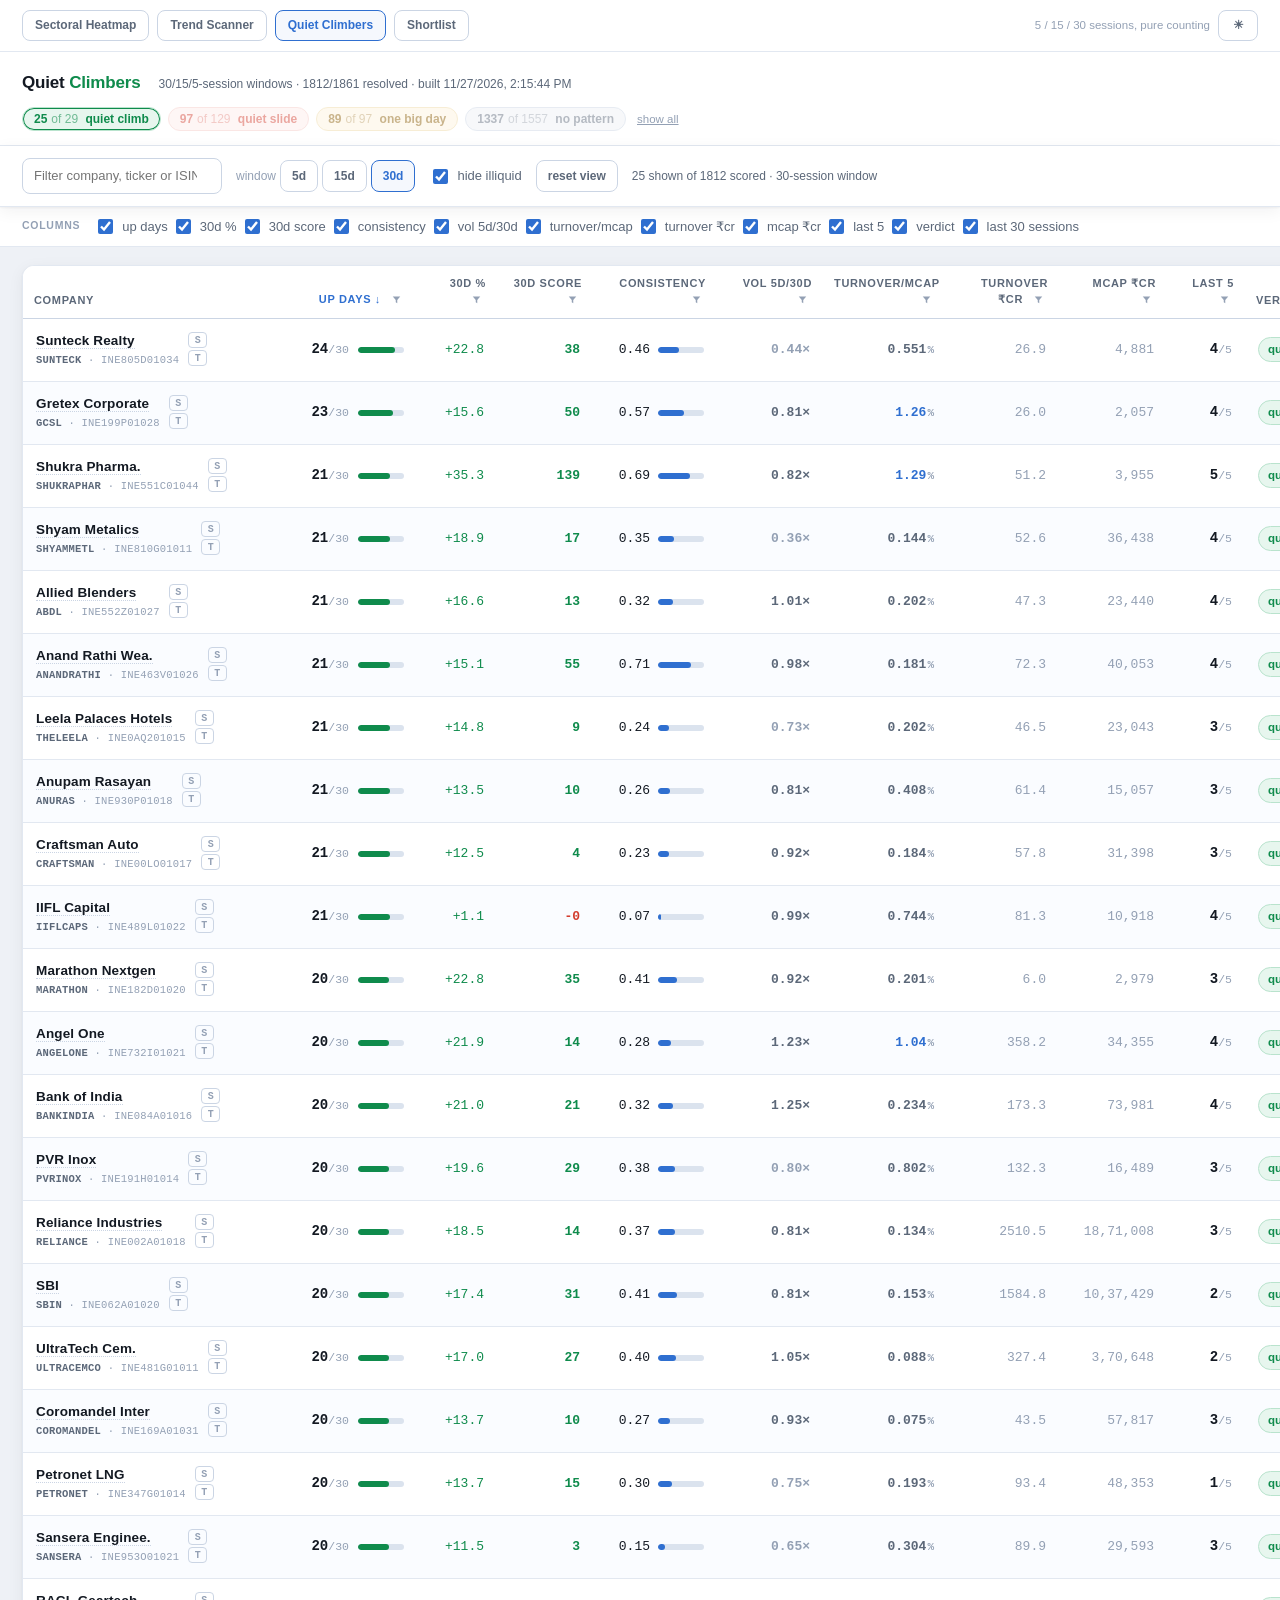
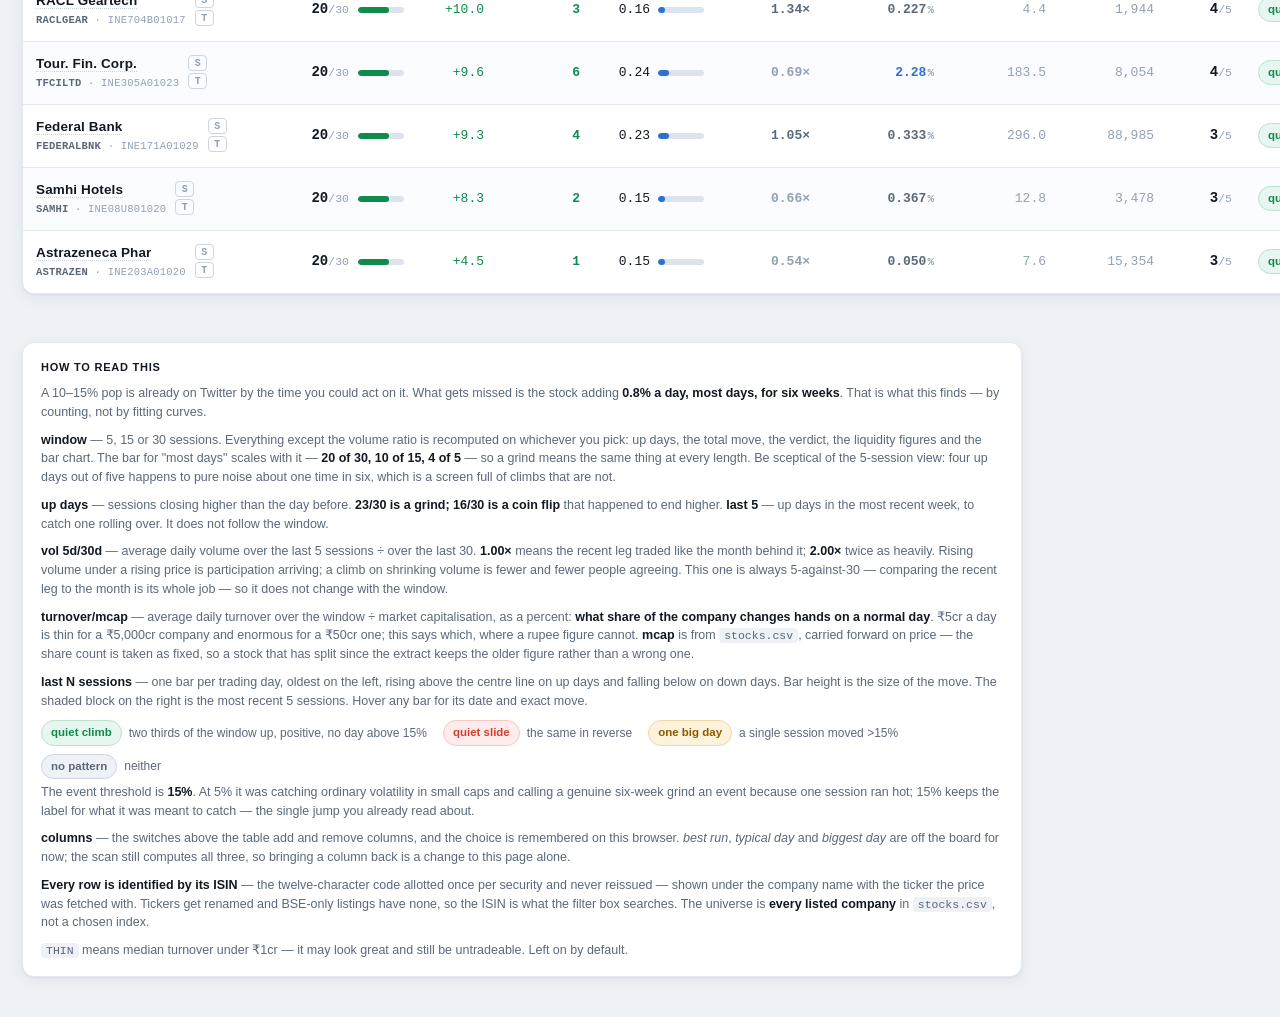
<file: quiet/index.html>
<!DOCTYPE html>
<html lang="en">
<head>
<meta charset="utf-8">
<meta name="viewport" content="width=device-width,initial-scale=1">
<title>Quiet Climbers — NSE</title>
<script>/* set the theme before first paint, so the page never flashes light */
(function(){try{var t=localStorage.getItem("sector-data:theme");if(!t)t=window.matchMedia&&matchMedia("(prefers-color-scheme: dark)").matches?"dark":"light";document.documentElement.setAttribute("data-theme",t);}catch(e){}})();</script>
<link rel="stylesheet" href="../boards.css">
<style>
:root{
  --bg:#eef1f6; --card:#ffffff; --line:#e2e8f1; --line2:#cbd5e4;
  --ink:#131922; --dim:#5c6879; --faint:#93a0b4;
  --up:#0f8b4c; --down:#d33d2e; --accent:#2f6fd0; --gold:#8a5a00;
  --upsoft:#e7f6ee; --downsoft:#fdeceb; --goldsoft:#fdf3dd;
  --hover:#f5f8fd; --zebra:#fafcff; --grid:#dbe3ee; --recent:#eff4fb;
  --shadow:0 1px 2px rgba(19,25,34,.05),0 4px 16px rgba(19,25,34,.06);
}

/* ---------- night ----------
   Same variable names, different values: nothing below this line in the
   stylesheet has to know which way the theme is set. */
:root[data-theme=dark]{
  --bg:#0e1117; --card:#161a21; --line:#222833; --line2:#303845;
  --ink:#e6e9ef; --dim:#9aa4b2; --faint:#6d7885;
  --up:#2ea36a; --down:#e5564a; --accent:#5b9cf6; --gold:#d3a04a;
  --upsoft:#12281e; --downsoft:#2a1513; --goldsoft:#282013;
  --hover:#1b212b; --zebra:#131820; --grid:#2a313d; --recent:#1a2130;
  --shadow:0 1px 2px rgba(0,0,0,.45),0 4px 16px rgba(0,0,0,.4);
}
:root[data-theme=dark] .chip.up{border-color:#22513a}
:root[data-theme=dark] .chip.down{border-color:#5a2a25}
:root[data-theme=dark] .chip.gold{border-color:#4d3d1c}
:root[data-theme=dark] .v-quiet-climb,:root[data-theme=dark] .st-up{border-color:#22513a}
:root[data-theme=dark] .v-quiet-slide,:root[data-theme=dark] .st-down{border-color:#5a2a25}
:root[data-theme=dark] .v-one-big-day,:root[data-theme=dark] .st-turn{border-color:#4d3d1c;color:#d3a04a;background:#282013}
:root[data-theme=dark] .modal-back{background:rgba(0,0,0,.6)}
*{box-sizing:border-box}
body{margin:0;background:var(--bg);color:var(--ink);
  font:14px/1.5 -apple-system,BlinkMacSystemFont,"Segoe UI",Inter,Roboto,Helvetica,Arial,sans-serif;
  -webkit-font-smoothing:antialiased}
.num{font-variant-numeric:tabular-nums;
  font-family:ui-monospace,"SF Mono",Menlo,Consolas,monospace}

/* ---------- header ---------- */
header{padding:18px 22px 14px;background:var(--card);border-bottom:1px solid var(--line)}
.hrow{display:flex;flex-wrap:wrap;gap:12px 18px;align-items:baseline}
h1{margin:0;font-size:17px;font-weight:700;letter-spacing:-.01em}
h1 span{color:var(--up)}
.meta{color:var(--dim);font-size:12px}
.chips{display:flex;flex-wrap:wrap;gap:7px;margin-top:12px;align-items:center}
/* the chips are the verdict filter — a count you can click, not just a tally */
.chip{font-size:12px;font-weight:600;padding:4px 11px;border-radius:99px;
  border:1px solid var(--line2);color:var(--dim);background:var(--bg);
  font-family:inherit;cursor:pointer}
.chip:hover{border-color:var(--accent)}
.chip:focus-visible{outline:2px solid var(--accent);outline-offset:2px}
/* an unpicked chip steps back so the picked ones read as the current filter */
.chips.picking .chip[aria-pressed=false]{opacity:.45}
.chips.picking .chip[aria-pressed=false]:hover{opacity:.8}
.chip[aria-pressed=true]{box-shadow:0 0 0 1px currentColor inset}
.chipclear{font-size:11.5px;color:var(--faint);background:none;border:none;
  cursor:pointer;text-decoration:underline;font-family:inherit;padding:2px 4px}
.chipclear:hover{color:var(--ink)}
.chip.up{color:var(--up);background:var(--upsoft);border-color:#b9e3cd}
.chip.down{color:var(--down);background:var(--downsoft);border-color:#f6c9c4}
.chip.gold{color:var(--gold);background:var(--goldsoft);border-color:#efd9a4}
/* the whole-market figure, shown beside the on-screen one when filters hide rows */
.chip .of{opacity:.55;font-weight:500;margin:0 4px}

/* ---------- controls ---------- */
.controls{display:flex;flex-wrap:wrap;gap:10px 14px;padding:12px 22px;
  align-items:center;background:var(--card);border-bottom:1px solid var(--line);
  position:sticky;top:0;z-index:6;box-shadow:var(--shadow)}
input[type=search]{background:var(--card);border:1px solid var(--line2);color:var(--ink);
  padding:7px 11px;border-radius:8px;font:inherit;font-size:13px;width:200px}
input[type=search]:focus{outline:2px solid var(--accent);outline-offset:1px;border-color:transparent}
label.chk{color:var(--dim);cursor:pointer;user-select:none;display:flex;gap:6px;
  align-items:center;font-size:13px}
label.chk input{accent-color:var(--accent);width:15px;height:15px}
label.chk:hover{color:var(--ink)}

/* window selector — 5 / 15 / 30 sessions */
.segs{display:flex;gap:4px;align-items:center}
.segs .lab{font-size:12px;color:var(--faint)}
.seg{font:inherit;font-size:12px;font-weight:600;padding:6px 11px;border-radius:8px;
  border:1px solid var(--line2);background:var(--card);color:var(--dim);cursor:pointer}
.seg:hover{color:var(--ink);border-color:var(--accent)}
.seg[aria-pressed=true]{color:var(--accent);border-color:var(--accent);background:var(--hover)}
.seg:disabled{opacity:.4;cursor:not-allowed}
.seg:disabled:hover{color:var(--dim);border-color:var(--line2)}

/* column switches — one per column, state kept in localStorage */
.colbar{display:flex;flex-wrap:wrap;gap:7px 14px;align-items:center;padding:9px 22px;
  background:var(--card);border-bottom:1px solid var(--line);font-size:12.5px}
.colbar .collabel{text-transform:uppercase;letter-spacing:.07em;font-size:10.5px;
  font-weight:600;color:var(--faint)}
/* the filter handle that lives in a column header */
.fx{font:inherit;line-height:0;background:none;border:1px solid transparent;
  color:var(--faint);cursor:pointer;padding:3px 4px;border-radius:4px;margin-left:6px;
  vertical-align:-1px}
th:hover .fx{color:var(--dim);border-color:var(--line2)}
.fx:hover{color:var(--accent);border-color:var(--accent)}
.fx.on{color:var(--accent);border-color:var(--accent);background:var(--hover)}

/* the range popover */
.pop[hidden]{display:none}
.pop{position:fixed;z-index:60;width:266px;background:var(--card);border:1px solid var(--line2);
  border-radius:10px;box-shadow:0 10px 34px rgba(19,25,34,.22);padding:13px 15px 14px}
.pop h4{margin:0 0 2px;font-size:11px;letter-spacing:.07em;text-transform:uppercase;
  color:var(--faint)}
.pop .vals{display:flex;justify-content:space-between;align-items:baseline;gap:8px;
  font-family:ui-monospace,"SF Mono",Menlo,Consolas,monospace;font-size:13px;font-weight:700;
  margin:6px 0 2px}
.pop .vals .sep{color:var(--faint);font-weight:400}
.pop .ends{display:flex;justify-content:space-between;color:var(--faint);font-size:10.5px;
  font-family:ui-monospace,"SF Mono",Menlo,Consolas,monospace;margin-top:2px}
.pop .act{display:flex;justify-content:space-between;align-items:center;margin-top:11px}
.pop .hint{color:var(--faint);font-size:10.5px}

/* dual-handle slider: two range inputs stacked over one drawn track. The inputs
   themselves are transparent and click-through; only the thumbs take the pointer,
   so the lower handle stays grabbable when the two are close together. */
.rs{position:relative;height:26px;margin-top:8px}
.rs .track,.rs .fill{position:absolute;top:11px;height:4px;border-radius:2px}
.rs .track{left:0;right:0;background:var(--grid)}
.rs .fill{background:var(--accent)}
.rs input[type=range]{position:absolute;top:0;left:0;width:100%;height:26px;margin:0;
  background:none;pointer-events:none;-webkit-appearance:none;appearance:none}
.rs input[type=range]:focus{outline:none}
.rs input[type=range]::-webkit-slider-thumb{pointer-events:auto;-webkit-appearance:none;
  width:15px;height:15px;border-radius:50%;background:var(--card);
  border:2px solid var(--accent);cursor:grab;box-shadow:0 1px 3px rgba(19,25,34,.2)}
.rs input[type=range]::-moz-range-thumb{pointer-events:auto;width:15px;height:15px;
  border-radius:50%;background:var(--card);border:2px solid var(--accent);cursor:grab;
  box-shadow:0 1px 3px rgba(19,25,34,.2)}
.rs input[type=range]:focus-visible::-webkit-slider-thumb{outline:2px solid var(--accent);
  outline-offset:2px}

/* ---------- table ---------- */
/* No overflow on .wrap or table at desktop width: either would become a scroll
   container and capture the sticky <th>, detaching it and hiding the first row. */
.wrap{padding:18px 22px 48px}
/* table-layout:fixed, with widths declared in a <colgroup> the page builds.
   Automatic layout has to measure every cell in every row before it can settle
   on column widths — on 1,800 rows carrying two charts each that was 4.7s of
   layout. Fixed widths plus clipped cells bring the same board in around 1.4s,
   and the rows are painted in chunks on top of that, so the first screenful is
   there immediately. */
table{border-collapse:separate;border-spacing:0;width:100%;table-layout:fixed;
  background:var(--card);border:1px solid var(--line);border-radius:12px;
  box-shadow:var(--shadow)}
tbody td{overflow:hidden}
tbody tr.empty td{text-align:center;color:var(--faint);padding:26px 12px;
  font-size:13px;white-space:normal}
thead th:first-child{border-top-left-radius:11px}
thead th:last-child{border-top-right-radius:11px}
tbody tr:last-child td:first-child{border-bottom-left-radius:11px}
tbody tr:last-child td:last-child{border-bottom-right-radius:11px}
/* Headers wrap rather than run past their column. With table-layout:fixed a
   label that overflows is painted over by the next sticky <th>, which quietly
   swallowed clicks on the filter handle underneath. */
th{background:var(--card);color:var(--dim);font-weight:600;font-size:11px;
  letter-spacing:.06em;text-transform:uppercase;padding:10px 11px;text-align:right;
  border-bottom:1px solid var(--line2);cursor:pointer;white-space:normal;
  vertical-align:bottom;line-height:1.35;
  position:sticky;top:var(--ctrlh,57px);z-index:4}
th.l{text-align:left}
th:hover{color:var(--ink);background:var(--hover)}
th.sorted{color:var(--accent)}
th.nosort{cursor:default}
th.nosort:hover{color:var(--dim);background:var(--card)}
td{padding:9px 13px;text-align:right;border-bottom:1px solid var(--line);
  white-space:nowrap;font-size:13px}
td.l{text-align:left}
tbody tr:nth-child(even){background:var(--zebra)}
tbody tr:hover{background:var(--hover)}
tbody tr:last-child td{border-bottom:none}
.sym{font-weight:700;font-size:13.5px;letter-spacing:.01em}
/* company cell: the two jump-outs stand in front of the name, stacked, so they
   cost one column of width rather than two */
.co{display:flex;align-items:flex-start;gap:9px}
.jump{display:flex;flex-direction:column;gap:2px;flex:none;padding-top:1px}
.j{display:block;width:19px;height:16px;line-height:15px;text-align:center;
  font-family:ui-monospace,"SF Mono",Menlo,Consolas,monospace;font-size:10px;font-weight:700;
  border:1px solid var(--line2);border-radius:4px;color:var(--faint);text-decoration:none}
.j:hover{color:var(--accent);border-color:var(--accent);background:var(--hover)}
.j:focus-visible{outline:2px solid var(--accent);outline-offset:1px}
/* the company name opens the detail dialog. A real button so it is keyboard
   reachable, styled back down to look like the text it replaced. */
button.sym{font-family:inherit;background:none;border:none;padding:0;cursor:pointer;
  color:var(--ink);text-align:left;border-bottom:1px dotted var(--line2)}
button.sym:hover{color:var(--accent);border-bottom-color:var(--accent)}
button.sym:focus-visible{outline:2px solid var(--accent);outline-offset:2px}
/* identity line: ISIN is what the row IS, the ticker only says how it was fetched */
.ident{display:block;margin-top:2px;font-size:10.5px;color:var(--faint);
  font-family:ui-monospace,"SF Mono",Menlo,Consolas,monospace;letter-spacing:.02em}
.ident .tk{color:var(--dim);font-weight:600}
.ident .ex{border:1px solid var(--line2);border-radius:3px;padding:0 4px;margin-left:5px;
  font-size:9.5px;letter-spacing:.06em}
thead th:first-child,tbody td:first-child{white-space:normal}
.pos{color:var(--up)} .neg{color:var(--down)} .zero{color:var(--faint)}
.big{color:var(--gold);font-weight:700}
/* liquidity readings: emphasis tiers for readability, not thresholds to trade on */
.rv{font-weight:700}
.rv-hi{color:var(--accent)} .rv-mid{color:var(--dim)} .rv-lo{color:var(--faint)}
.unit{color:var(--faint);font-size:11px;margin-left:1px}

/* consistency meter, same shape as the trend board's */
.meter{display:inline-flex;align-items:center;gap:8px;justify-content:flex-end}
.meter .mbar b{background:var(--accent)}
td.score{font-weight:700}

/* up-days fraction + meter */
.frac b{font-weight:700;font-size:14px}
.frac span{color:var(--faint);font-size:11.5px}
.updays{display:inline-flex;align-items:center;gap:9px;justify-content:flex-end}
.mbar{width:46px;height:6px;background:var(--grid);border-radius:99px;overflow:hidden}
.mbar b{display:block;height:100%;border-radius:99px;background:var(--up)}
.mbar b.dn{background:var(--down)}

/* verdict pills */
.v{font-size:11.5px;font-weight:600;padding:3px 9px;border-radius:99px;
  white-space:nowrap;display:inline-block;border:1px solid transparent}
.v-quiet-climb{color:var(--up);background:var(--upsoft);border-color:#b9e3cd}
.v-quiet-slide{color:var(--down);background:var(--downsoft);border-color:#f6c9c4}
.v-one-big-day{color:var(--gold);background:var(--goldsoft);border-color:#efd9a4}
.v-no-pattern{color:var(--dim);background:var(--bg);border-color:var(--line2)}

.flag{font-size:9.5px;font-weight:700;letter-spacing:.06em;padding:1px 5px;
  border-radius:4px;margin-left:6px;vertical-align:1px;color:var(--faint);
  border:1px solid currentColor}

/* ---------- the two in-row charts ----------
   Both are drawn as a handful of SVG <path>s rather than one element per
   session. At 1,800 rows x 30 sessions the per-element version built 170,000
   DOM nodes and took nearly six seconds to lay out; three paths per chart
   render the same picture in a fraction of that. The cost is per-session
   hovering, which the dialog does properly anyway. */
.bars,.rowc{display:block}
.bars .band,.rowc .band{fill:var(--recent)}
.bars .zline{stroke:var(--line2);stroke-width:1}
.bars .up,.rowc .body.up{fill:var(--up)}
.bars .dn,.rowc .body.dn{fill:var(--down)}
.bars .fl{fill:var(--faint)}
.rowc .wick{fill:none;stroke-width:1}
.rowc .wick.up{stroke:var(--up)} .rowc .wick.dn{stroke:var(--down)}
.barhead{display:flex;align-items:center;gap:9px}
.barkey{display:flex;align-items:center;gap:4px;font-size:10px;text-transform:none;
  letter-spacing:0;font-weight:500;color:var(--faint)}
.kb{width:4px;height:9px;border-radius:1px;display:inline-block}
.kb.u{background:var(--up)} .kb.d{background:var(--down)}

/* ---------- legend ---------- */
.legend{margin:0 22px 40px;padding:16px 18px;background:var(--card);
  border:1px solid var(--line);border-radius:12px;color:var(--dim);font-size:12.5px;
  box-shadow:var(--shadow);max-width:1000px}
.legend h3{margin:0 0 9px;font-size:11px;letter-spacing:.07em;text-transform:uppercase;
  color:var(--ink)}
.legend p{margin:0 0 9px} .legend p:last-child{margin-bottom:0}
.legend b{color:var(--ink)}
.legend code{background:var(--bg);padding:1px 5px;border-radius:4px;font-size:11.5px}
.lgrid{display:flex;flex-wrap:wrap;gap:8px 16px;margin:10px 0 4px}
.lgrid div{display:flex;align-items:center;gap:7px;font-size:12px}

/* ---------- stock dialog ---------- */
.modal[hidden]{display:none}
.modal{position:fixed;inset:0;z-index:50;display:flex;align-items:center;
  justify-content:center;padding:24px}
.modal-back{position:absolute;inset:0;background:rgba(19,25,34,.45)}
.modal-card{position:relative;background:var(--card);border-radius:14px;
  border:1px solid var(--line);box-shadow:0 12px 48px rgba(19,25,34,.28);
  width:min(1120px,100%);max-height:min(94vh,880px);overflow:auto;padding:20px 22px 22px}
.modal-x{position:absolute;top:12px;right:14px;font-size:20px;line-height:1;
  background:none;border:none;color:var(--faint);cursor:pointer;padding:4px 8px;
  border-radius:6px;font-family:inherit}
.modal-x:hover{color:var(--ink);background:var(--hover)}
.mtitle{margin:0 40px 2px 0;font-size:17px;font-weight:700;letter-spacing:-.01em}
.msub{color:var(--faint);font-size:11.5px;
  font-family:ui-monospace,"SF Mono",Menlo,Consolas,monospace;letter-spacing:.02em}
.msub .ex{border:1px solid var(--line2);border-radius:3px;padding:0 4px;margin-left:5px;
  font-size:9.5px;letter-spacing:.06em}
.mstats{display:flex;flex-wrap:wrap;gap:6px 22px;margin:13px 0 4px;
  padding:11px 0;border-top:1px solid var(--line);border-bottom:1px solid var(--line)}
.mstat{min-width:86px}
.mstat .k{display:block;font-size:10px;text-transform:uppercase;letter-spacing:.07em;
  color:var(--faint);font-weight:600}
.mstat .val{font-size:14px;font-weight:700;font-variant-numeric:tabular-nums;
  font-family:ui-monospace,"SF Mono",Menlo,Consolas,monospace}
/* ---------- the dialog chart ----------
   Deliberately NOT themed: the panel stays dark whichever way the site theme is
   set, because that is the surface this is modelled on and flipping a chart's
   polarity changes how the candles read. Its colours are literals for the same
   reason — they are TradingView's, not the site's. */
.mchart{margin:14px 0 6px;border-radius:10px;overflow:hidden;background:#131722;
  border:1px solid #2a2e39}
.mchart svg.tv{width:100%;height:auto;display:block;cursor:crosshair}
.mchart .cnote{color:#787b86;font-size:11.5px;padding:0 12px 10px;line-height:1.55}
.mchart .cnote code{background:#1c2030;color:#d1d4dc;padding:1px 4px;border-radius:3px}
.mchart .bg{fill:#131722}
.mchart .grid line{stroke:#242832;stroke-width:1}
.mchart .sep{stroke:#2a2e39;stroke-width:1}
.mchart .body.up,.mchart .vol.up{fill:#26a69a}
.mchart .body.dn,.mchart .vol.dn{fill:#ef5350}
.mchart .vol{opacity:.55}
.mchart .wick{stroke-width:1.1;fill:none}
.mchart .wick.up{stroke:#26a69a} .mchart .wick.dn{stroke:#ef5350}
.mchart .vavg{stroke:#f0b90b;stroke-width:1.2;stroke-dasharray:5 4;opacity:.9}
.mchart .vavglab{fill:#f0b90b;font-size:10.5px}
.mchart .axis text{fill:#787b86}
.mchart text{font-family:ui-monospace,"SF Mono",Menlo,Consolas,monospace;font-size:11px}
.mchart .hit{fill:transparent}
.mchart .cross .cx,.mchart .cross .cy{stroke:#758696;stroke-width:1;stroke-dasharray:4 4}
.mchart .cross .chip{fill:#363a45}
.mchart .cross .chiplab{fill:#d1d4dc;font-size:10.5px}
/* the legend line above the chart, TradingView order and colouring */
.tvleg{display:flex;flex-wrap:wrap;align-items:baseline;gap:4px 9px;
  padding:9px 12px 7px;font-family:ui-monospace,"SF Mono",Menlo,Consolas,monospace;
  font-size:11.5px;color:#d1d4dc;min-height:17px}
.tvleg .ldate{color:#787b86;margin-right:4px}
.tvleg .lk{color:#787b86}
.tvleg .lv{font-weight:700}
.tvleg .lv.u{color:#26a69a} .tvleg .lv.d{color:#ef5350}
.tvskel{height:320px;background:linear-gradient(90deg,#171b26,#1c2030,#171b26);
  background-size:200% 100%;animation:sk 1.4s ease-in-out infinite}
@keyframes sk{0%{background-position:200% 0}100%{background-position:-200% 0}}
.mbars{margin-top:14px}
.mbars .k{display:block;font-size:10px;text-transform:uppercase;letter-spacing:.07em;
  color:var(--faint);font-weight:600;margin-bottom:4px}
.mlinks{display:flex;flex-wrap:wrap;gap:9px;margin-top:16px}
.mlink{display:inline-flex;align-items:center;gap:7px;font-size:12.5px;font-weight:600;
  padding:8px 14px;border-radius:8px;border:1px solid var(--line2);background:var(--card);
  color:var(--dim);text-decoration:none}
.mlink:hover{color:var(--accent);border-color:var(--accent);background:var(--hover)}
.mlink .arr{color:var(--faint);font-size:11px}
.mwarn{color:var(--faint);font-size:11.5px;margin-top:10px;line-height:1.6}

/* ---------- empty / error ---------- */
#err{margin:40px auto;max-width:560px;background:var(--card);
  border:1px solid var(--line);border-left:4px solid var(--accent);
  padding:22px 24px;border-radius:12px;box-shadow:var(--shadow)}
#err h2{margin:0 0 10px;font-size:14px;color:var(--accent);
  letter-spacing:.04em;text-transform:uppercase}
#err p{margin:7px 0;color:var(--dim);font-size:13px}
#err code{color:var(--ink);background:var(--bg);padding:1px 5px;border-radius:4px}

@media(max-width:1060px){ .wrap{overflow-x:auto} th{position:static} }
@media(max-width:700px){
  header,.controls{padding-left:14px;padding-right:14px}
  .wrap{padding:12px 14px 40px}
  .legend{margin:0 14px 32px}
  input[type=search]{width:100%}
}
</style>
</head>
<body>
<nav class="boards" aria-label="boards">
  <a class="bbtn" href="../">Sectoral Heatmap</a>
  <a class="bbtn" href="../trend/">Trend Scanner</a>
  <span class="bbtn" aria-current="page">Quiet Climbers</span>
  <a class="bbtn" href="../screen/">Shortlist</a>
  <span class="sep"></span>
  <span class="hint">5 / 15 / 30 sessions, pure counting</span>

  <button class="bbtn thbtn" type="button" id="theme" aria-pressed="false"
          title="Switch between day and night"><span class="ic">◐</span></button>
</nav>

<header>
  <div class="hrow">
    <h1>Quiet <span>Climbers</span></h1>
    <div class="meta" id="meta">loading…</div>
  </div>
  <div class="chips" id="chips"></div>
</header>

<div class="controls">
  <input type="search" id="q" placeholder="Filter company, ticker or ISIN…"
         aria-label="Filter by company name, ticker or ISIN">
  <span class="segs" id="winsel" role="group" aria-label="window length">
    <span class="lab">window</span>
    <button class="seg" type="button" data-win="5">5d</button>
    <button class="seg" type="button" data-win="15">15d</button>
    <button class="seg" type="button" data-win="30">30d</button>
  </span>
  <label class="chk"><input type="checkbox" id="hideThin" checked> hide illiquid</label>
  <button class="seg" type="button" id="reset" title="Clear filters and restore the default view">reset view</button>
  <span class="meta" id="count"></span>
</div>

<!-- Range filter, anchored under whichever column header opened it. One popover
     reused for every column rather than one per column sitting in the DOM. -->
<div class="pop" id="pop" hidden role="dialog" aria-label="Range filter"></div>

<div class="colbar">
  <span class="collabel">columns</span>
  <span class="segs" id="cols"></span>
</div>

<!-- Head and body are both built by render(): column labels change with the window
     and any column can be switched off, so a static <thead> would go stale. -->
<div class="wrap"><table><thead></thead><tbody></tbody></table></div>

<div class="legend">
  <h3>How to read this</h3>
  <p>A 10–15% pop is already on Twitter by the time you could act on it. What gets missed
     is the stock adding <b>0.8% a day, most days, for six weeks</b>. That is what this
     finds — by counting, not by fitting curves.</p>
  <p><b>window</b> — 5, 15 or 30 sessions. Everything except the volume ratio is
     recomputed on whichever you pick: up days, the total move, the verdict, the liquidity
     figures and the bar chart. The bar for "most days" scales with it — <b>20 of 30, 10 of
     15, 4 of 5</b> — so a grind means the same thing at every length. Be sceptical of the
     5-session view: four up days out of five happens to pure noise about one time in six,
     which is a screen full of climbs that are not.</p>
  <p><b>up days</b> — sessions closing higher than the day before. <b>23/30 is a grind;
     16/30 is a coin flip</b> that happened to end higher. <b>last 5</b> — up days in the
     most recent week, to catch one rolling over. It does not follow the window.</p>
  <p><b>vol 5d/30d</b> — average daily volume over the last 5 sessions ÷ over the last 30.
     <b>1.00×</b> means the recent leg traded like the month behind it; <b>2.00×</b> twice
     as heavily. Rising volume under a rising price is participation arriving; a climb on
     shrinking volume is fewer and fewer people agreeing. This one is always 5-against-30
     — comparing the recent leg to the month is its whole job — so it does not change with
     the window.</p>
  <p><b>turnover/mcap</b> — average daily turnover over the window ÷ market capitalisation,
     as a percent: <b>what share of the company changes hands on a normal day</b>. ₹5cr a
     day is thin for a ₹5,000cr company and enormous for a ₹50cr one; this says which,
     where a rupee figure cannot. <b>mcap</b> is from <code>stocks.csv</code>, carried
     forward on price — the share count is taken as fixed, so a stock that has split since
     the extract keeps the older figure rather than a wrong one.</p>
  <p><b>last N sessions</b> — one bar per trading day, oldest on the left, rising above
     the centre line on up days and falling below on down days. Bar height is the size of
     the move. The shaded block on the right is the most recent 5 sessions. Hover any bar
     for its date and exact move.</p>
  <div class="lgrid">
    <div><span class="v v-quiet-climb">quiet climb</span> two thirds of the window up, positive, no day above 15%</div>
    <div><span class="v v-quiet-slide">quiet slide</span> the same in reverse</div>
    <div><span class="v v-one-big-day">one big day</span> a single session moved &gt;15%</div>
    <div><span class="v v-no-pattern">no pattern</span> neither</div>
  </div>
  <p>The event threshold is <b>15%</b>. At 5% it was catching ordinary volatility in
     small caps and calling a genuine six-week grind an event because one session ran hot;
     15% keeps the label for what it was meant to catch — the single jump you already read
     about.</p>
  <p><b>columns</b> — the switches above the table add and remove columns, and the choice
     is remembered on this browser. <i>best run</i>, <i>typical day</i> and <i>biggest
     day</i> are off the board for now; the scan still computes all three, so bringing a
     column back is a change to this page alone.</p>
  <p><b>Every row is identified by its ISIN</b> — the twelve-character code allotted once
     per security and never reissued — shown under the company name with the ticker the
     price was fetched with. Tickers get renamed and BSE-only listings have none, so the
     ISIN is what the filter box searches. The universe is <b>every listed company</b> in
     <code>stocks.csv</code>, not a chosen index.</p>
  <p><code>THIN</code> means median turnover under ₹1cr — it may look great and still be
     untradeable. Left on by default.</p>
</div>

<div class="modal" id="modal" hidden>
  <div class="modal-back" data-close></div>
  <div class="modal-card" role="dialog" aria-modal="true" aria-labelledby="mtitle">
    <button class="modal-x" type="button" data-close aria-label="Close">×</button>
    <div id="mbody"></div>
  </div>
</div>

<script>
/* ---------------------------------------------------------------------------
   The scan ships every window (30 / 15 / 5) for every stock, so switching one
   is a re-render, not a refetch. `win` is the session count on screen; W(r)
   pulls that window's block out of a row. Anything read through W() changes
   when you switch; anything read off `r` directly does not.
--------------------------------------------------------------------------- */
let DATA=null, INDEX={}, win=30;

/* ---------------------------------------------------------------------------
   The view is remembered — window, columns, verdict picks, range filters, sort,
   search text and the liquidity switch — in one blob under one key. It used to
   be four keys covering three of those, which is why a reload kept your columns
   and threw away your filters. Written on every change, debounced.
--------------------------------------------------------------------------- */
const SKEY="quiet:view";
const store={
  get(key){ try{ return localStorage.getItem(key); }catch(e){ return null; } },
  set(key,v){ try{ localStorage.setItem(key,v); }catch(e){ /* private mode */ } },
};
function loadState(){
  let st=null;
  try{ st=JSON.parse(store.get(SKEY)||"null"); }catch(e){ st=null; }
  if(st && st.v===2) return st;
  // carry over what the first version remembered, so an upgrade is not a reset
  const j=(key,d)=>{ try{ return JSON.parse(store.get(key)) ?? d; }catch(e){ return d; } };
  return {v:2, win:Number(store.get("quiet:window"))||null,
          hidden:j("quiet:columns",[]), picks:j("quiet:verdicts",["quiet climb"]),
          ranges:{}, thin:true, k:"up_days", dir:-1, q:""};
}
const S=loadState();
let hidden=new Set(Array.isArray(S.hidden)?S.hidden:[]);
let picks=new Set(Array.isArray(S.picks)?S.picks:["quiet climb"]);
let ranges=(S.ranges&&typeof S.ranges==="object")?S.ranges:{};
let k=S.k||"up_days", dir=S.dir===1?1:-1;

let saveT=null;
function save(){
  clearTimeout(saveT);
  saveT=setTimeout(()=>store.set(SKEY,JSON.stringify({
    v:2, win, hidden:[...hidden], picks:[...picks], ranges,
    thin:document.getElementById("hideThin").checked, k, dir,
    q:document.getElementById("q").value })),200);
}

const sgn=v=>(v==null?"—":(v>0?"+":"")+v.toFixed(1));
const cls=v=>v>0?"pos":v<0?"neg":"zero";
const W=r=>r.windows[String(win)]||{};
const esc=t=>String(t==null?"":t).replace(/[&<>"']/g,
  c=>({"&":"&amp;","<":"&lt;",">":"&gt;",'"':"&quot;","'":"&#39;"}[c]));
// rows scanned before the registry existed carry no name — fall back to the symbol
const nameOf=r=>r.name||r.symbol;
// ISIN is the identity; the ticker only says how the price was fetched, and a
// BSE-only listing has no NSE symbol at all — hence the exchange tag.
const identity=r=>`<span class="ident"><span class="tk">${esc(r.symbol)}</span>`
  +(r.isin?` · ${esc(r.isin)}`:"")
  +(r.exchange==="BSE"?`<span class="ex">BSE</span>`:"")
  +`</span>`;

// Rs crore with Indian grouping. No unit switching: a column that silently
// changes between crore and lakh-crore invites reading 12 as bigger than 9.
const crore=v=>v==null?"—":Math.round(v).toLocaleString("en-IN");
// share of the company traded per day — small numbers, so keep a third decimal
// until they are big enough not to need it
const pctDay=v=>v==null?"—":(v>=1?v.toFixed(2):v.toFixed(3));
const volCls=v=>v==null?"rv-lo":v>=1.5?"rv-hi":v<=0.8?"rv-lo":"rv-mid";
const turnCls=v=>v==null?"rv-lo":v>=1?"rv-hi":v<0.05?"rv-lo":"rv-mid";
const shares=v=>v==null?"—":v>=1e7?(v/1e7).toFixed(2)+"cr"
  :v>=1e5?(v/1e5).toFixed(1)+"L":v>=1e3?Math.round(v/1e3)+"k":String(v);

/* Rows carry raw bars now. The daily moves the bar chart wants are one division
   away from consecutive closes, so they are derived once per row and cached
   rather than shipped twice — and a pre-candle feed, which has the moves but no
   bars, still lands in the same two fields. */
function series(r){
  if(r._daily) return r;
  if(r.ohlcv && r.ohlcv.length>1){          // a pre-split feed carried its own bars
    const c=r.ohlcv.map(b=>b[3]);
    r._daily=c.slice(1).map((v,i)=>+((v/c[i]-1)*100).toFixed(2));
    r._dates=(r.dates||[]).slice(1);
  }else{
    r._daily=r.daily||[]; r._dates=r.dates||[];
  }
  return r;
}

/* ---------------------------------------------------------------------------
   bars.json holds 60 sessions of OHLCV per stock — several times the size of
   the board file and needed only once a dialog opens. It is fetched after the
   board is on screen, so screening never waits for it; a dialog opened before
   it lands shows a placeholder and fills itself in when it does.
--------------------------------------------------------------------------- */
let BARS=null, BARS_STATE="idle", BARS_WAITERS=[];
function loadBars(){
  if(BARS_STATE!=="idle") return;
  BARS_STATE="loading";
  fetch("bars.json?t="+Date.now())
    .then(r=>{ if(!r.ok) throw new Error("HTTP "+r.status); return r.json(); })
    .then(j=>{ BARS=j; BARS_STATE="ready"; BARS_WAITERS.splice(0).forEach(f=>f()); })
    .catch(e=>{ BARS_STATE="failed"; BARS_WAITERS.splice(0).forEach(f=>f(e)); });
}
// pre-split feeds keep their bars on the row; read either shape the same way
function barsFor(r){
  if(r.ohlcv&&r.ohlcv.length>1){
    return {o:r.ohlcv.map(b=>b[0]), h:r.ohlcv.map(b=>b[1]), l:r.ohlcv.map(b=>b[2]),
            c:r.ohlcv.map(b=>b[3]), v:r.ohlcv.map(b=>b[4]), d:r.dates||[]};
  }
  const b=BARS&&BARS.bars&&BARS.bars[keyOf(r)];
  return b?{o:b.o,h:b.h,l:b.l,c:b.c,v:b.v,d:b.d||BARS.dates||[]}:null;
}

/* ---------------------------------------------------------------------------
   Columns. One entry per column: how to label it (a function where the label
   depends on the window), how to sort it, and how to draw a cell. `always`
   columns have no switch — the company a row refers to is not optional.
   `num` marks a column the range filter can work on.
--------------------------------------------------------------------------- */
const COLUMNS=[
  {k:"name", label:"company", cls:"l", always:true, w:270,
   sort:r=>nameOf(r),
   cell:r=>`<td class="l"><div class="co"><span><button class="sym" type="button"`
     +` data-stock="${esc(keyOf(r))}" title="Open chart and links">${esc(nameOf(r))}</button>${
     W(r).thin?'<span class="flag">THIN</span>':''}${identity(r)}</span>`
     +`<span class="jump">`
     +`<a class="j" href="${esc(screenerURL(r))}" target="_blank" rel="noopener noreferrer"`
     +` title="Screener · ${esc(nameOf(r))}" aria-label="Open ${esc(nameOf(r))} on Screener">S</a>`
     +`<a class="j" href="${esc(tvURL(r))}" target="_blank" rel="noopener noreferrer"`
     +` title="TradingView · ${esc(nameOf(r))}" aria-label="Open ${esc(nameOf(r))} on TradingView">T</a>`
     +`</span></div></td>`},

  {k:"up_days", label:()=>`up days`, num:true, w:124, fmt:v=>`${v}/${win}`, sort:r=>W(r).up_days,
   cell:r=>{ const w=W(r), pct=w.days?w.up_days/w.days*100:0;
     return `<td><span class="updays"><span class="frac num"><b>${w.up_days}</b>`
       +`<span>/${w.days}</span></span><span class="mbar"><b class="${pct>=50?'':'dn'}"`
       +` style="width:${pct.toFixed(0)}%"></b></span></span></td>`; }},

  {k:"total", label:()=>`${win}d %`, num:true, w:80, fmt:v=>sgn(v)+"%", sort:r=>W(r).total,
   cell:r=>`<td class="num ${cls(W(r).total)}">${sgn(W(r).total)}</td>`},

  // borrowed from the trend scanner: drift x consistency squared
  {k:"score", label:()=>`${win}d score`, num:true, w:96, fmt:v=>v.toFixed(0),
   sort:r=>W(r).score,
   cell:r=>{ const v=W(r).score;
     return `<td class="num score ${cls(v)}" title="Annualised log drift × consistency².`
       +` A move that was both meaningful and travelled in a straight line.">`
       +`${v==null?"—":v.toFixed(0)}</td>`; }},

  {k:"eff", label:"consistency", num:true, w:124, fmt:v=>v.toFixed(2), sort:r=>W(r).eff,
   cell:r=>{ const e=W(r).eff;
     return `<td><span class="meter" title="Net move ÷ total distance travelled.`
       +` 1.00 is a straight line."><span class="num">${e==null?"—":e.toFixed(2)}</span>`
       +`<span class="mbar"><b style="width:${((e||0)*100).toFixed(0)}%"></b></span></span></td>`; }},

  {k:"vol_ratio", label:"vol 5d/30d", num:true, w:106, fmt:v=>v.toFixed(2)+"×", sort:r=>r.vol_ratio,
   cell:r=>`<td class="num"><span class="rv ${volCls(r.vol_ratio)}"`
     +` title="Average daily volume over the last 5 sessions against the last 30.">`
     +`${r.vol_ratio==null?"—":r.vol_ratio.toFixed(2)+"×"}</span></td>`},

  {k:"turn_mcap", label:()=>`turnover/mcap`, num:true, w:124, fmt:v=>pctDay(v)+"%",
   sort:r=>W(r).turn_mcap,
   cell:r=>{ const v=W(r).turn_mcap;
     return `<td class="num"><span class="rv ${turnCls(v)}"`
       +` title="Average daily turnover over ${win} sessions as a share of market cap.">`
       +`${pctDay(v)}${v==null?"":'<span class="unit">%</span>'}</span></td>`; }},

  {k:"turnover_cr", label:"turnover ₹cr", num:true, w:112, fmt:v=>"₹"+v.toFixed(1)+"cr",
   sort:r=>W(r).turnover_cr,
   cell:r=>`<td class="num zero" title="Average daily turnover over the window, Rs crore.">`
     +`${W(r).turnover_cr==null?"—":W(r).turnover_cr.toFixed(1)}</td>`},

  {k:"mcap_cr", label:"mcap ₹cr", num:true, w:108, fmt:v=>"₹"+crore(v)+"cr", sort:r=>r.mcap_cr,
   cell:r=>`<td class="num zero" title="Market cap from stocks.csv, carried forward on price.">`
     +`${crore(r.mcap_cr)}</td>`},

  {k:"recent_up", label:"last 5", num:true, w:78, fmt:v=>`${v}/5`, sort:r=>r.recent_up,
   cell:r=>`<td class="frac num" title="Up days in the most recent week — does not follow the window.">`
     +`<b>${r.recent_up}</b><span>/5</span></td>`},

  {k:"verdict", label:"verdict", cls:"l", w:124, sort:r=>W(r).verdict,
   cell:r=>`<td class="l"><span class="v v-${(W(r).verdict||"").replace(/ /g,'-')}">`
     +`${W(r).verdict||"—"}</span></td>`},

  {k:"chart", label:()=>`last ${win} sessions`, cls:"l", nosort:true,
   w:()=>win*(barWidth(win)+2)+30,
   head:()=>`<div class="barhead"><span>last ${win} sessions</span>`
     +`<span class="barkey"><i class="kb u"></i>up<i class="kb d"></i>down</span></div>`,
   cell:r=>`<td class="l">${bars(r)}</td>`},

];

const keyOf=r=>r.isin||r.symbol;
const shownCols=()=>COLUMNS.filter(c=>c.always||!hidden.has(c.k));
const labelOf=c=>typeof c.label==="function"?c.label():c.label;

/* ---------------------------------------------------------------------------
   One bar per session around a zero line, for the selected window. Scaled to
   2.5% so the ordinary 0.5-1% day is clearly visible; bigger days saturate.
   Bars widen as the window shortens — five 7px bars would be a smudge.
--------------------------------------------------------------------------- */
const CAP=2.5, RECENT=5;
const barWidth=n=>n<=5?26:n<=15?13:7;
const rect=(x,y,w,h)=>`M${x.toFixed(1)} ${y.toFixed(1)}h${w.toFixed(1)}v${h.toFixed(1)}`
  +`h${(-w).toFixed(1)}z`;

/* One bar per session around a zero line: direction by shape, size by height.
   Every up bar goes into one path, every down bar into another — see the note
   in the stylesheet for why this is not one element per session. */
function bars(r){
  series(r);
  const d=r._daily.slice(-win), dt=r._dates.slice(-win);
  const n=d.length, CW=barWidth(n), GAP=2, W=n*(CW+GAP), H=44, mid=H/2;
  let up="",dn="",fl="";
  d.forEach((v,i)=>{
    const x=i*(CW+GAP);
    if(Math.abs(v)<0.05){ fl+=rect(x,mid-1,CW,2); return; }
    const h=Math.max(2,Math.min(1,Math.abs(v)/CAP)*(mid-2));
    if(v>0) up+=rect(x,mid-h,CW,h); else dn+=rect(x,mid,CW,h);
  });
  // the shaded "most recent 5" block only means something if the window is longer
  let band="";
  if(n>RECENT){
    const left=(n-RECENT)*(CW+GAP)-GAP/2, width=RECENT*CW+(RECENT-1)*GAP+GAP;
    band=`<rect class="band" x="${Math.max(0,left).toFixed(1)}" y="0" `
      +`width="${width.toFixed(1)}" height="${H}" rx="4"/>`;
  }
  const span=dt.length?`, ${dt[0]} to ${dt[dt.length-1]}`:"";
  return `<svg class="bars" viewBox="0 0 ${W} ${H}" width="${W}" height="${H}">`
    +`<title>Daily moves over ${n} sessions${span}. Open the stock for the full chart.</title>`
    +band
    +`<line class="zline" x1="0" x2="${W}" y1="${mid}" y2="${mid}"/>`
    +(up?`<path class="up" d="${up}"/>`:"")
    +(dn?`<path class="dn" d="${dn}"/>`:"")
    +(fl?`<path class="fl" d="${fl}"/>`:"")
    +`</svg>`;
}

/* ---------------------------------------------------------------------------
   The dialog chart: 60 sessions of candles with volume welded underneath, drawn
   as one inline SVG. Modelled on TradingView — a dark panel whatever the site
   theme is doing, a right-hand price axis, a crosshair that reads out the candle
   under the pointer, and a flat line across the volume pane at the 60-session
   average so today's bar can be judged against it at a glance.

   One SVG rather than two stacked charts: the panes share an x scale and the
   crosshair spans both, so a candle and its volume line up by construction
   rather than by luck.
--------------------------------------------------------------------------- */
const CH={W:1000, H:496, L:8, RA:66, PT:38, PB:352, VT:360, VB:452, DT:474};
const fmtPx=(v,dp)=>v==null?"—":v.toFixed(dp);
const dpFor=hi=>hi<10?3:hi<1000?2:1;

function tvChart(b){
  const n=b.c.length;
  if(!n) return "";
  const {W,H,L,RA,PT,PB,VT,VB,DT}=CH, R=W-RA;
  let lo=Math.min(...b.l), hi=Math.max(...b.h);
  const pad=(hi-lo)*0.08 || Math.abs(hi)*0.02 || 1;
  const top=hi+pad, bottom=lo-pad;
  const py=v=>PB-((v-bottom)/(top-bottom))*(PB-PT);
  const vmax=Math.max(...b.v,1), vavg=b.v.reduce((a,x)=>a+x,0)/n;
  const vy=v=>VB-(v/vmax)*(VB-VT);
  const step=(R-L)/n, cw=Math.max(1.5,Math.min(14,step*0.68));
  const dp=dpFor(hi), xOf=i=>L+step*i+step/2;

  let grid="",axis="";
  for(let i=0;i<=4;i++){
    const v=bottom+(top-bottom)*i/4, y=py(v);
    grid+=`<line x1="${L}" x2="${R}" y1="${y.toFixed(1)}" y2="${y.toFixed(1)}"/>`;
    axis+=`<text x="${R+7}" y="${(y+3.5).toFixed(1)}">${v.toFixed(dp)}</text>`;
  }
  axis+=`<text x="${R+7}" y="${VT+13}">${shares(vmax)}</text>`;

  let vgrid="",dates="";
  const stride=Math.max(1,Math.round(n/6));
  for(let i=stride;i<n;i+=stride){
    const x=xOf(i).toFixed(1);
    vgrid+=`<line x1="${x}" x2="${x}" y1="${PT}" y2="${VB}"/>`;
    dates+=`<text x="${x}" y="${DT}" text-anchor="middle">${(b.d[i]||"").slice(5)}</text>`;
  }

  let bu="",bd="",wu="",wd="",vu="",vd="";
  for(let i=0;i<n;i++){
    const o=b.o[i],h=b.h[i],l=b.l[i],c=b.c[i],v=b.v[i];
    const x=xOf(i), left=x-cw/2, isUp=c>=o;
    const bodyTop=py(Math.max(o,c)), bodyBot=py(Math.min(o,c));
    const body=rect(left,bodyTop,cw,Math.max(1,bodyBot-bodyTop));
    const wick=`M${x.toFixed(1)} ${py(h).toFixed(1)}V${py(l).toFixed(1)}`;
    const vol=rect(left,vy(v),cw,Math.max(0.6,VB-vy(v)));
    if(isUp){ bu+=body; wu+=wick; vu+=vol; } else { bd+=body; wd+=wick; vd+=vol; }
  }

  const avgY=vy(vavg).toFixed(1);
  return `<svg class="tv" viewBox="0 0 ${W} ${H}" preserveAspectRatio="xMidYMid meet">`
    +`<rect class="bg" x="0" y="0" width="${W}" height="${H}"/>`
    +`<g class="grid">${grid}${vgrid}</g>`
    +`<line class="sep" x1="${L}" x2="${R}" y1="${VT-4}" y2="${VT-4}"/>`
    +`<path class="wick up" d="${wu}"/><path class="wick dn" d="${wd}"/>`
    +`<path class="body up" d="${bu}"/><path class="body dn" d="${bd}"/>`
    +`<path class="vol up" d="${vu}"/><path class="vol dn" d="${vd}"/>`
    +`<line class="vavg" x1="${L}" x2="${R}" y1="${avgY}" y2="${avgY}"/>`
    +`<text class="vavglab" x="${R+7}" y="${(+avgY+3.5).toFixed(1)}">${shares(vavg)} avg</text>`
    +`<g class="axis">${axis}${dates}</g>`
    +`<g class="cross" style="display:none">`
      +`<line class="cx" y1="${PT}" y2="${VB}"/><line class="cy" x1="${L}" x2="${R}"/>`
      +`<rect class="chip cpx" width="58" height="17" rx="2"/>`
      +`<text class="chiplab cpxt" text-anchor="middle"></text>`
      +`<rect class="chip cdt" width="70" height="17" rx="2"/>`
      +`<text class="chiplab cdtt" text-anchor="middle"></text>`
    +`</g></svg>`;
}

/* The legend above the chart, in TradingView's order and colouring. Shows the
   last session until the pointer picks one, then follows the pointer. */
function tvLegend(b,i){
  const o=b.o[i],h=b.h[i],l=b.l[i],c=b.c[i],v=b.v[i];
  const prev=i>0?b.c[i-1]:b.o[i];
  const chg=prev?(c/prev-1)*100:0, up=c>=o, dp=dpFor(Math.max(...b.h));
  const k=(lab,val)=>`<span class="lk">${lab}</span><span class="lv ${up?"u":"d"}">${val}</span>`;
  return `<span class="ldate">${b.d[i]||""}</span>`
    +k("O",fmtPx(o,dp))+k("H",fmtPx(h,dp))+k("L",fmtPx(l,dp))+k("C",fmtPx(c,dp))
    +`<span class="lv ${chg>=0?"u":"d"}">${(chg>=0?"+":"")+chg.toFixed(2)}%</span>`
    +`<span class="lk">Vol</span><span class="lv ${up?"u":"d"}">${shares(v)}</span>`;
}

/* Wire the crosshair. The nearest session is found by dividing the pointer
   offset by the step, and that one index drives both rules, both axis chips and
   the legend — so the price pane and the volume pane can never disagree about
   which session you are reading. */
function wireCrosshair(root,b){
  const svg=root.querySelector("svg.tv"), legend=root.querySelector(".tvleg");
  if(!svg||!b.c.length) return;
  const {W,L,RA,PT,PB,VB,DT}=CH, R=W-RA, n=b.c.length, step=(R-L)/n;
  const g=svg.querySelector(".cross");
  const cx=g.querySelector(".cx"), cy=g.querySelector(".cy");
  const cpx=g.querySelector(".cpx"), cpxt=g.querySelector(".cpxt");
  const cdt=g.querySelector(".cdt"), cdtt=g.querySelector(".cdtt");
  let lo=Math.min(...b.l), hi=Math.max(...b.h);
  const pad=(hi-lo)*0.08||Math.abs(hi)*0.02||1;
  const top=hi+pad, bottom=lo-pad, dp=dpFor(hi);

  const move=(clientX,clientY)=>{
    const box=svg.getBoundingClientRect(), scale=W/box.width;
    const x=(clientX-box.left)*scale, y=(clientY-box.top)*scale;
    const i=Math.max(0,Math.min(n-1,Math.floor((x-L)/step)));
    const cxx=+(L+step*i+step/2).toFixed(1);
    g.style.display="";
    cx.setAttribute("x1",cxx); cx.setAttribute("x2",cxx);
    const yy=Math.max(PT,Math.min(VB,y));
    cy.setAttribute("y1",yy.toFixed(1)); cy.setAttribute("y2",yy.toFixed(1));
    // the price chip only means anything while the pointer is in the price pane
    const inPrice=y>=PT&&y<=PB;
    cpx.style.display=cpxt.style.display=inPrice?"":"none";
    if(inPrice){
      const price=bottom+(PB-yy)/(PB-PT)*(top-bottom);
      cpx.setAttribute("x",R+2); cpx.setAttribute("y",(yy-8.5).toFixed(1));
      cpxt.setAttribute("x",R+31); cpxt.setAttribute("y",(yy+3.5).toFixed(1));
      cpxt.textContent=price.toFixed(dp);
    }
    cdt.setAttribute("x",(cxx-35).toFixed(1)); cdt.setAttribute("y",DT-13);
    cdtt.setAttribute("x",cxx); cdtt.setAttribute("y",DT-1);
    cdtt.textContent=b.d[i]||"";
    if(legend) legend.innerHTML=tvLegend(b,i);
  };
  svg.addEventListener("mousemove",e=>move(e.clientX,e.clientY));
  svg.addEventListener("mouseleave",()=>{
    g.style.display="none";
    if(legend) legend.innerHTML=tvLegend(b,n-1);
  });
  svg.addEventListener("touchmove",e=>{
    if(!e.touches.length) return;
    e.preventDefault();
    move(e.touches[0].clientX,e.touches[0].clientY);
  },{passive:false});
}

/* ---------------------------------------------------------------------------
   The stock dialog: candles, the window's numbers, and the two places you would
   go next. Both links are the same shape — a fixed prefix plus this row's
   symbol — so a BSE-only listing carries its scrip code into both.
--------------------------------------------------------------------------- */
const tvURL=r=>`https://www.tradingview.com/chart/?symbol=`
  +encodeURIComponent(`${r.exchange||"NSE"}:${r.symbol}`);
const screenerURL=r=>`https://www.screener.in/company/${encodeURIComponent(r.symbol)}/`;

let lastFocus=null, openKey=null;
function openStock(key){
  const r=INDEX[key]; if(!r) return;
  series(r); openKey=key;
  const w=W(r);
  const stat=(k2,v,cl)=>`<div class="mstat"><span class="k">${k2}</span>`
    +`<span class="val ${cl||""}">${v}</span></div>`;

  document.getElementById("mbody").innerHTML=
    `<h2 class="mtitle" id="mtitle">${esc(nameOf(r))}</h2>`
    +`<div class="msub">${esc(r.symbol)}${r.isin?` · ${esc(r.isin)}`:""}`
    +(r.exchange==="BSE"?`<span class="ex">BSE</span>`:"")
    +(r.industry?` · ${esc(r.industry)}`:"")+`</div>`
    +`<div class="mstats">`
      +stat("last",`₹${r.last==null?"—":r.last.toLocaleString("en-IN")}`)
      +stat(`${win}d move`,sgn(w.total)+"%",cls(w.total))
      +stat("up days",`${w.up_days}/${w.days}`)
      +stat("verdict",`<span class="v v-${(w.verdict||"").replace(/ /g,"-")}">${w.verdict||"—"}</span>`)
      +stat("vol 5d/30d",r.vol_ratio==null?"—":r.vol_ratio.toFixed(2)+"×")
      +stat("turnover/mcap",pctDay(w.turn_mcap)+(w.turn_mcap==null?"":"%"))
      +stat("mcap ₹cr",crore(r.mcap_cr))
    +`</div>`
    +chartBlock(r)
    +`<div class="mbars"><span class="k">daily moves · ${win} sessions</span>`
    +bars(r)+`</div>`
    +`<div class="mlinks">`
      +`<a class="mlink" href="${esc(screenerURL(r))}" target="_blank" rel="noopener noreferrer">`
        +`Screener <span class="arr">↗</span></a>`
      +`<a class="mlink" href="${esc(tvURL(r))}" target="_blank" rel="noopener noreferrer">`
        +`TradingView <span class="arr">↗</span></a>`
    +`</div>`
    +(r.exchange==="BSE"
      ? `<div class="mwarn">This company has no NSE listing, so both links carry its BSE`
        +` scrip code (${esc(r.symbol)}) rather than a ticker.</div>`
      : "");

  const m=document.getElementById("modal");
  lastFocus=document.activeElement;
  m.hidden=false;
  document.body.style.overflow="hidden";
  m.querySelector(".modal-x").focus();
  paintChart(r);
}

/* The chart block is written twice: once when the dialog opens, and again if the
   bars were still in flight then. Everything else in the dialog is ready from
   the board file, so nothing else waits. */
function chartBlock(r){
  const b=barsFor(r);
  if(b) return `<div class="mchart"><div class="tvleg"></div>${tvChart(b)}`
    +`<div class="cnote">${b.c.length} sessions · candles with volume beneath.`
    +` Move across the chart for that session's open, high, low, close, change and`
    +` volume. The line across the volume pane is the ${b.c.length}-session average.`
    +`</div></div>`;
  if(BARS_STATE==="failed")
    return `<div class="mchart"><div class="cnote">Could not load <code>bars.json</code>,`
      +` so there is no chart. Everything else on this card is from the board file.</div></div>`;
  return `<div class="mchart"><div class="tvskel"></div>`
    +`<div class="cnote">Loading 60 sessions of price and volume…</div></div>`;
}
function paintChart(r){
  const b=barsFor(r);
  const host=document.querySelector("#mbody .mchart");
  if(!host) return;
  if(b){
    host.outerHTML=chartBlock(r);   // replaces the placeholder in place
    const root=document.getElementById("mbody");
    root.querySelector(".tvleg").innerHTML=tvLegend(b,b.c.length-1);
    wireCrosshair(root,b);
    return;
  }
  loadBars();
  BARS_WAITERS.push(()=>{ if(openKey===keyOf(r)&&!document.getElementById("modal").hidden) paintChart(r); });
}
function closeStock(){
  const m=document.getElementById("modal");
  if(m.hidden) return;
  m.hidden=true; openKey=null;
  document.body.style.overflow="";
  if(lastFocus&&lastFocus.focus) lastFocus.focus();
}
document.getElementById("modal").addEventListener("click",e=>{
  if(e.target.hasAttribute("data-close")) closeStock();
});
addEventListener("keydown",e=>{ if(e.key==="Escape") closeStock(); });
// the rows are rebuilt constantly, so listen on the table rather than per button
document.querySelector("table").addEventListener("click",e=>{
  const b=e.target.closest("button[data-stock]");
  if(b) openStock(b.dataset.stock);
});

/* ---------------------------------------------------------------------------
   Filtering. Three independent gates: the text box, the range filters, and the
   liquidity switch. The verdict chips are a fourth, kept separate so the chips
   can count a board that is not already filtered down to one verdict.
--------------------------------------------------------------------------- */
function activeRanges(){
  return COLUMNS.filter(c=>ranges[c.k]&&(ranges[c.k].min!=null||ranges[c.k].max!=null));
}
function inRanges(r){
  for(const c of activeRanges()){
    const rg=ranges[c.k], v=c.sort(r);
    // a row with no reading cannot satisfy a range — a blank is not a number
    if(typeof v!=="number"||!isFinite(v)) return false;
    if(rg.min!=null&&v<rg.min-1e-9) return false;
    if(rg.max!=null&&v>rg.max+1e-9) return false;
  }
  return true;
}

/* ---------------------------------------------------------------------------
   The range slider runs over the column's DISTINCT SORTED VALUES, not over a
   straight line from lowest to highest. On a linear track, market cap would put
   every company below Rs 20,000cr — which is most of them — inside the first
   pixel, and the handle would be useless exactly where the data lives. Stepping
   through the actual values instead spreads the track evenly over the companies,
   every stop lands on a real reading, and both ends are exact.
--------------------------------------------------------------------------- */
let DOMAINS={};
function domainOf(c){
  const key=c.k+"|"+win;
  if(DOMAINS[key]) return DOMAINS[key];
  const vals=[];
  for(const r of DATA.rows){
    const v=c.sort(r);
    if(typeof v==="number"&&isFinite(v)) vals.push(v);
  }
  vals.sort((a,b)=>a-b);
  const uniq=[];
  for(const v of vals) if(!uniq.length||uniq[uniq.length-1]!==v) uniq.push(v);
  return DOMAINS[key]=uniq;
}
// nearest index whose value is >= (or <=) the remembered bound, so a filter set
// yesterday still means the same thing after the numbers move overnight
function idxFor(dom,v,high){
  if(v==null) return high?dom.length-1:0;
  let best=0, bd=Infinity;
  for(let i=0;i<dom.length;i++){ const d=Math.abs(dom[i]-v); if(d<bd){bd=d;best=i;} }
  return best;
}

let popCol=null;
function closePop(){
  const el=document.getElementById("pop");
  if(el.hidden) return;
  el.hidden=true; popCol=null;
  document.querySelectorAll(".fx").forEach(b=>b.setAttribute("aria-expanded","false"));
}
function openPop(colKey, anchor){
  const c=COLUMNS.find(x=>x.k===colKey); if(!c) return;
  const dom=domainOf(c), el=document.getElementById("pop");
  if(popCol===colKey && !el.hidden){ closePop(); return; }
  popCol=colKey;

  if(dom.length<2){
    el.innerHTML=`<h4>${labelOf(c)}</h4><div class="hint">Not enough readings in this`
      +` column to filter on.</div>`;
  }else{
    const rg=ranges[colKey]||{};
    let lo=idxFor(dom,rg.min,false), hi=idxFor(dom,rg.max,true);
    if(lo>hi){ const t=lo; lo=hi; hi=t; }
    const fmt=c.fmt||(v=>String(v));
    el.innerHTML=
      `<h4>${labelOf(c)}</h4>`
      +`<div class="vals"><span id="pv0">${fmt(dom[lo])}</span>`
      +`<span class="sep">to</span><span id="pv1">${fmt(dom[hi])}</span></div>`
      +`<div class="rs"><span class="track"></span><span class="fill" id="pfill"></span>`
      +`<input type="range" id="pr0" min="0" max="${dom.length-1}" step="1" value="${lo}"`
      +` aria-label="${labelOf(c)} lower bound">`
      +`<input type="range" id="pr1" min="0" max="${dom.length-1}" step="1" value="${hi}"`
      +` aria-label="${labelOf(c)} upper bound"></div>`
      +`<div class="ends"><span>${fmt(dom[0])}</span><span>${fmt(dom[dom.length-1])}</span></div>`
      +`<div class="act"><span class="hint">${dom.length} values</span>`
      +`<button class="chipclear" type="button" id="preset">reset column</button></div>`;

    const r0=el.querySelector("#pr0"), r1=el.querySelector("#pr1"),
          fill=el.querySelector("#pfill");

    /* Dragging repaints the handles and the readout only. Re-filtering 1,800
       rows on every step of the drag made the handle stutter and threw away
       every result but the last one; the board is recomputed once, when the
       handle is let go. `input` fires continuously, `change` fires on release. */
    const draw=()=>{
      const a=Math.min(+r0.value,+r1.value), b=Math.max(+r0.value,+r1.value),
            span=dom.length-1;
      fill.style.left=(a/span*100)+"%";
      fill.style.width=((b-a)/span*100)+"%";
      el.querySelector("#pv0").textContent=fmt(dom[a]);
      el.querySelector("#pv1").textContent=fmt(dom[b]);
      return {a,b,span};
    };
    const commit=()=>{
      const {a,b,span}=draw();
      // a slider pushed back to both ends is not a filter — drop it entirely so
      // the column stops counting as filtered
      if(a===0&&b===span) delete ranges[colKey];
      else ranges[colKey]={min:dom[a], max:dom[b]};
      // the head is not rebuilt on a row re-render, so light the handle here or
      // it stays grey while its own slider is filtering
      if(anchor){
        anchor.classList.toggle("on",!!ranges[colKey]);
        anchor.title=ranges[colKey]?"Filtering this column — click to adjust":"Filter by range";
      }
      renderRows(); save();
    };
    // the handles may cross; whichever is being dragged wins and the pair is
    // read as min/max rather than first/second
    r0.oninput=draw; r1.oninput=draw;
    r0.onchange=commit; r1.onchange=commit;
    el.querySelector("#preset").onclick=()=>{
      delete ranges[colKey];
      r0.value=0; r1.value=dom.length-1; commit();
    };
    draw();
  }

  el.hidden=false;
  const b=anchor.getBoundingClientRect(), w=el.offsetWidth;
  const left=Math.max(8, Math.min(window.innerWidth-w-8, b.left+b.width/2-w/2));
  el.style.left=left+"px";
  el.style.top=Math.min(window.innerHeight-el.offsetHeight-8, b.bottom+6)+"px";
  anchor.setAttribute("aria-expanded","true");
  const first=el.querySelector("input"); if(first) first.focus();
}

document.addEventListener("mousedown",e=>{
  if(document.getElementById("pop").hidden) return;
  if(e.target.closest("#pop")||e.target.closest(".fx")) return;
  closePop();
});
addEventListener("keydown",e=>{ if(e.key==="Escape") closePop(); });
// a fixed-position popover would drift away from its header on scroll
addEventListener("scroll",closePop,true);
addEventListener("resize",closePop);

document.getElementById("reset").onclick=()=>{
  ranges={}; picks=new Set(["quiet climb"]); hidden=new Set();
  k="up_days"; dir=-1;
  const have=(DATA.windows||[30]).map(Number);
  win=have.includes(DATA.base_window)?DATA.base_window:have[0];
  DOMAINS={};
  document.getElementById("q").value="";
  document.getElementById("hideThin").checked=true;
  document.querySelectorAll("#winsel .seg").forEach(o=>
    o.setAttribute("aria-pressed", String(Number(o.dataset.win)===win)));
  closePop(); buildColumnSwitches(); render(); save();
};

/* ---------------------------------------------------------------------------
   Render. Head and rows are separate because typing in a range field must not
   rebuild the head — and because only the head depends on the window and the
   column switches.
--------------------------------------------------------------------------- */
function passes(r){
  const q=document.getElementById("q").value.trim().toUpperCase();
  const noThin=document.getElementById("hideThin").checked;
  return (!q||r.symbol.includes(q)||nameOf(r).toUpperCase().includes(q)||(r.isin||"").includes(q))
    && !(noThin&&W(r).thin) && inRanges(r);
}

const widthOf=c=>typeof c.w==="function"?c.w():(c.w||100);

function renderHead(){
  const cols=shownCols();
  // fixed layout takes its widths from here; the table is given the sum as a
  // floor so the columns keep their size and the page scrolls instead
  const total=cols.reduce((a,c)=>a+widthOf(c),0);
  const tbl=document.querySelector("table");
  tbl.style.minWidth=total+"px";
  let cg=tbl.querySelector("colgroup");
  if(!cg){ cg=document.createElement("colgroup"); tbl.insertBefore(cg,tbl.firstChild); }
  cg.innerHTML=cols.map(c=>`<col style="width:${widthOf(c)}px">`).join("");

  document.querySelector("thead").innerHTML="<tr>"+cols.map(c=>{
    const sorted=c.k===k, on=!!(ranges[c.k]);
    // the handle opens the range slider; the label itself still sorts, so the
    // click people already know keeps doing what it did
    // a drawn funnel rather than a glyph: no font to be missing, and it cannot
    // be mistaken for the sort arrow sitting next to it
    const fx=c.num?`<button class="fx${on?" on":""}" type="button" data-filter="${c.k}"`
      +` aria-expanded="false" title="${on?"Filtering this column — click to adjust"
      :"Filter by range"}"><svg viewBox="0 0 12 12" width="9" height="9" aria-hidden="true">`
      +`<path d="M1 2h10L7 6.6V11L5 9.5V6.6z" fill="currentColor"/></svg></button>`:"";
    return `<th class="${c.cls||""}${c.nosort?" nosort":""}${sorted?" sorted":""}"`
      +(c.nosort?"":` data-k="${c.k}"`)+`>`
      +(c.head?c.head():labelOf(c)+(sorted?(dir<0?" ↓":" ↑"):""))+fx+`</th>`;
  }).join("")+"</tr>";
  document.querySelectorAll("thead th").forEach(th=>th.onclick=e=>{
    const f=e.target.closest(".fx");
    if(f){ openPop(f.dataset.filter,f); return; }
    const nk=th.dataset.k; if(!nk) return;
    if(nk===k) dir*=-1; else {k=nk;dir=-1;}
    closePop(); render(); save();});
}

function renderRows(){
  if(!DATA) return;
  const cols=shownCols();
  const base=DATA.rows.filter(passes);              // everything except the verdict chips
  let rows=picks.size?base.filter(r=>picks.has(W(r).verdict)):base.slice();

  const col=COLUMNS.find(c=>c.k===k)||COLUMNS[1];
  rows.sort((a,b)=>{const x=col.sort(a),y=col.sort(b);
    if(typeof x==="string") return x.localeCompare(y)*-dir;
    return ((x??-1e9)-(y??-1e9))*dir;});

  // an empty board should say why, not just sit there blank
  if(!rows.length){
    const bits=[];
    if(picks.size) bits.push("verdict chips");
    if(activeRanges().length) bits.push(activeRanges().length+" column filter"
      +(activeRanges().length>1?"s":""));
    if(document.getElementById("q").value.trim()) bits.push("the search box");
    if(document.getElementById("hideThin").checked) bits.push("hide illiquid");
    document.querySelector("tbody").innerHTML=
      `<tr class="empty"><td colspan="${cols.length}">Nothing matches`
      +(bits.length?` — filtered by ${bits.join(", ")}.`:".")
      +` <button class="chipclear" type="button" id="eclear">reset view</button></td></tr>`;
    const e=document.getElementById("eclear");
    if(e) e.onclick=()=>document.getElementById("reset").click();
  } else paintRows(rows,cols);

  const nr=activeRanges().length;
  document.getElementById("count").textContent=
    `${rows.length} shown of ${DATA.rows.length} scored · ${win}-session window`
    +(nr?` · ${nr} column${nr>1?"s":""} filtered`:"");

  // The chips are the verdict filter AND the tally. They count `base` — the
  // board minus the verdict pick — so picking one does not zero the other three.
  const count=rs=>rs.reduce((a,r)=>{const v=W(r).verdict;a[v]=(a[v]||0)+1;return a;},{});
  const t=count(base), all=count(DATA.rows);
  const chip=(cl,v)=>{
    const now=t[v]||0, tot=all[v]||0, hid=tot-now, on=picks.has(v);
    return `<button class="chip ${cl}" type="button" data-verdict="${v}"`
      +` aria-pressed="${on}" title="${on?"Showing":"Click to show"} ${v}`
      +(hid?` · ${hid} more hidden by the filters above`:"")+`">`
      +`${now}${hid?`<span class="of">of ${tot}</span>`:""} ${v}</button>`;
  };
  const chips=document.getElementById("chips");
  chips.className="chips"+(picks.size?" picking":"");
  chips.innerHTML=chip("up","quiet climb")+chip("down","quiet slide")+
    chip("gold","one big day")+chip("","no pattern")
    +(picks.size?`<button class="chipclear" type="button" id="vclear">show all</button>`:"");
  syncStickyOffset();
}

/* Painting 1,800 rows in one go blocks the tab for over a second. The first
   screenful goes in synchronously and the rest follows a frame at a time, so
   the board is usable while it fills. A newer render bumps the token and any
   in-flight tail gives up rather than appending rows nobody asked for. */
let paintToken=0;
function paintRows(rows,cols){
  const tb=document.querySelector("tbody"), token=++paintToken;
  const html=rs=>rs.map(r=>"<tr>"+cols.map(c=>c.cell(r)).join("")+"</tr>").join("");
  const FIRST=180, CHUNK=300;
  tb.innerHTML=html(rows.slice(0,FIRST));
  let i=FIRST;
  (function next(){
    if(token!==paintToken||i>=rows.length) return;
    const end=Math.min(rows.length,i+CHUNK);
    tb.insertAdjacentHTML("beforeend",html(rows.slice(i,end)));
    i=end;
    requestAnimationFrame(next);
  })();
}

function render(){ if(!DATA) return; renderHead(); renderRows(); }

document.getElementById("chips").addEventListener("click",e=>{
  const c=e.target.closest("[data-verdict]");
  if(c){
    const v=c.dataset.verdict;
    picks.has(v)?picks.delete(v):picks.add(v);
    renderRows(); save(); return;
  }
  if(e.target.id==="vclear"){ picks.clear(); renderRows(); save(); }
});

/* ---------------------------------------------------------------------------
   Window selector. Feeds built before the windows existed carry one length
   only; the buttons for the others are disabled rather than hidden, so it is
   obvious they exist and why they are unavailable.
--------------------------------------------------------------------------- */
function buildWindows(){
  const have=(DATA.windows||[DATA.days||30]).map(Number);
  document.querySelectorAll("#winsel .seg").forEach(b=>{
    const n=Number(b.dataset.win), ok=have.includes(n);
    b.disabled=!ok;
    if(!ok) b.title="This feed predates the window selector — the next scheduled "
      +"refresh adds it.";
    b.setAttribute("aria-pressed", String(n===win));
    b.onclick=()=>{ if(b.disabled) return;
      win=n;
      // every window-following column has a different spread, so the sliders
      // must be rebuilt against the new one
      DOMAINS={}; closePop();
      document.querySelectorAll("#winsel .seg").forEach(o=>
        o.setAttribute("aria-pressed", String(Number(o.dataset.win)===win)));
      // three switch labels carry the window ("15d %", "last 15 sessions"), so
      // the switches are rebuilt with it rather than left describing the old one
      buildColumnSwitches();
      render(); save(); };
  });
}

function buildColumnSwitches(){
  document.getElementById("cols").innerHTML=COLUMNS.filter(c=>!c.always).map(c=>
    `<label class="chk"><input type="checkbox" data-col="${c.k}"`
    +`${hidden.has(c.k)?"":" checked"}> ${labelOf(c)}</label>`).join("");
  document.querySelectorAll("#cols input").forEach(cb=>cb.onchange=()=>{
    const key=cb.dataset.col;
    cb.checked?hidden.delete(key):hidden.add(key);
    // a range filter on a column you just switched off would keep filtering
    // invisibly — drop it with the column
    if(!cb.checked) delete ranges[key];
    // sorting on a hidden column would leave the order unexplainable
    if(hidden.has(k)){ k="up_days"; dir=-1; }
    closePop(); render(); save();
  });
}

["q","hideThin"].forEach(id=>{const e=document.getElementById(id);
  e.addEventListener(e.type==="checkbox"?"change":"input",()=>{renderRows();save();});});

// the column header parks under the sticky controls bar — measure, don't guess
function syncStickyOffset(){
  document.documentElement.style.setProperty("--ctrlh",
    document.querySelector(".controls").offsetHeight+"px");
}
addEventListener("resize",syncStickyOffset); syncStickyOffset();

/* A feed written before the multi-window scan has its numbers flat on the row.
   Wrap them as a single window so one code path draws both, rather than
   littering every accessor with a fallback. */
function adapt(d){
  if(!d.rows||!d.rows.length||d.rows[0].windows) return d;
  const n=d.days||30;
  d.windows=[n]; d.base_window=n; d.legacy=true;
  d.rows.forEach(r=>{
    r.windows={[String(n)]:{up_days:r.up_days, days:r.days||n, total:r.total,
      biggest:r.biggest, verdict:r.verdict, turnover_cr:r.turnover_cr,
      turn_mcap:null, thin:r.thin, typical:r.typical, streak:r.streak}};
    if(r.vol_ratio===undefined) r.vol_ratio=null;
    if(r.mcap_cr===undefined) r.mcap_cr=null;
  });
  return d;
}

fetch("trend.json?t="+Date.now())
 .then(r=>{if(!r.ok)throw new Error("HTTP "+r.status);return r.json();})
 .then(d=>{DATA=adapt(d);
   DATA.rows.forEach(r=>{ series(r); INDEX[keyOf(r)]=r; });
   const have=(DATA.windows||[30]).map(Number);
   const saved=Number(S.win);
   win=have.includes(saved)?saved:(have.includes(DATA.base_window)?DATA.base_window:have[0]);
   const built=d.generated?`built ${new Date(d.generated).toLocaleString()}`
                          :"seed — not yet refreshed";
   document.getElementById("meta").textContent=
     `${have.join("/")}-session windows · ${d.resolved}/${d.requested} resolved · ${built}`
     +(DATA.legacy?" · pre-window feed":"");
   if(!d.rows||!d.rows.length){
     document.querySelector(".wrap").innerHTML=
       `<div id="err"><h2>Awaiting first refresh</h2>
        <p>No scored rows yet — this is the seed that ships with the repo.</p>
        <p>Run <code>python trend_scan.py universe.txt</code> locally, or let the
           <code>refresh-quiet</code> GitHub Action run.</p></div>`;
     document.getElementById("count").textContent="0 scored";
     return;
   }
   document.getElementById("q").value=S.q||"";
   document.getElementById("hideThin").checked=S.thin!==false;
   buildWindows(); buildColumnSwitches(); render();
   // the board is on screen now; pull the chart data in behind it
   (window.requestIdleCallback||(f=>setTimeout(f,400)))(loadBars);})
 .catch(e=>{document.querySelector(".wrap").innerHTML=
   `<div id="err"><h2>No data</h2><p>${e.message}</p>
    <p>Run <code>python trend_scan.py universe.txt</code> to build trend.json.</p></div>`;});
</script>
<script src="../theme.js"></script>
</body>
</html>
</file>
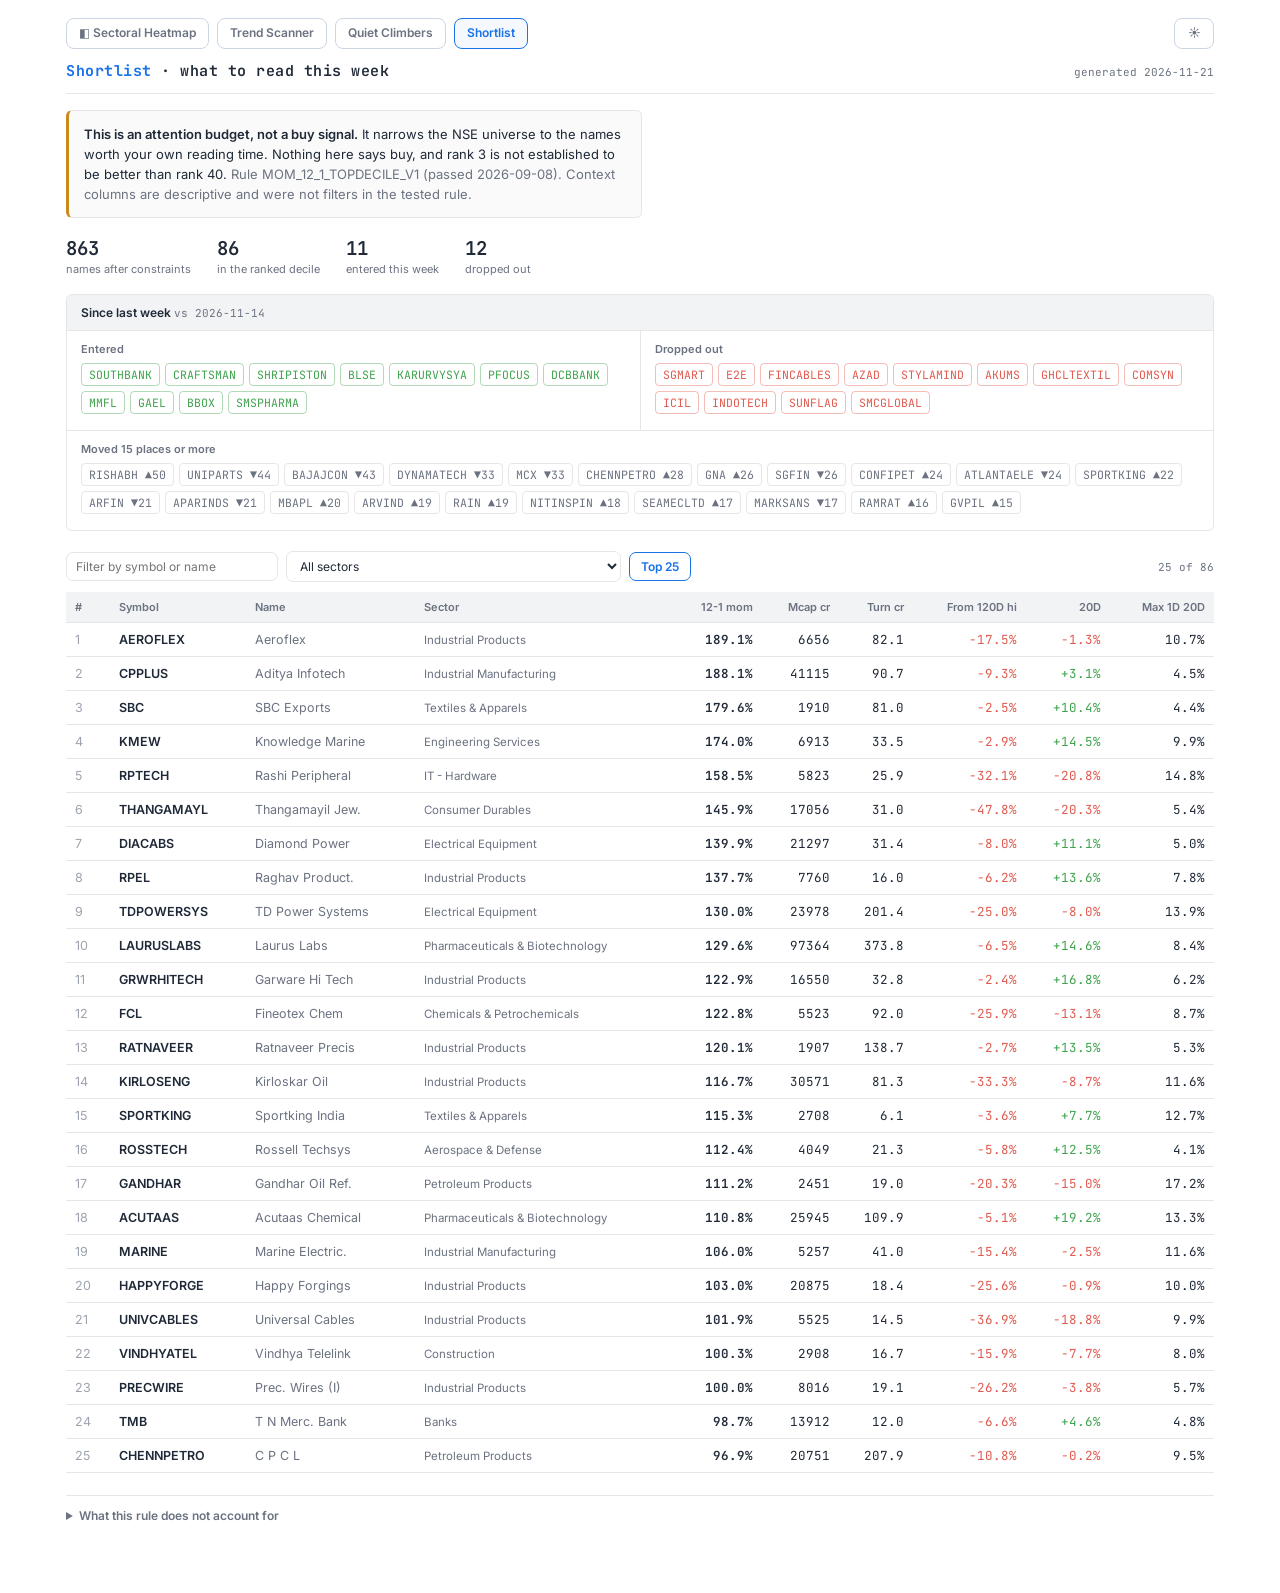
<file: screen/index.html>
<!DOCTYPE html>
<html lang="en">
<head>
<meta charset="utf-8">
<meta name="viewport" content="width=device-width, initial-scale=1">
<title>Shortlist · NSE</title>
<link rel="preconnect" href="https://fonts.googleapis.com">
<link rel="preconnect" href="https://fonts.gstatic.com" crossorigin>
<link href="https://fonts.googleapis.com/css2?family=Inter:wght@400;500;600;700&family=JetBrains+Mono:wght@400;500;600;700&display=swap" rel="stylesheet">
<script>/* set the theme before first paint, so the page never flashes light */
(function(){try{var t=localStorage.getItem("sector-data:theme");if(!t)t=window.matchMedia&&matchMedia("(prefers-color-scheme: dark)").matches?"dark":"light";document.documentElement.setAttribute("data-theme",t);}catch(e){}})();</script>
<link rel="stylesheet" href="../boards.css">
<style>
  :root{
    --bg:#ffffff; --panel:#ffffff; --panel2:#fafafa; --line:#e6e6e6;
    --ink:#1f2937; --dim:#6b7280; --dim2:#9ca3af;
    --accent:#1a73e8; --up:#3fa34d; --down:#e05a4f; --warn:#c98a1a;
    --headbg:#f2f3f5;
    --mono:"JetBrains Mono","SF Mono",ui-monospace,"Cascadia Mono",Menlo,Consolas,monospace;
    --sans:"Inter",system-ui,-apple-system,Segoe UI,Roboto,sans-serif;
  }
  :root[data-theme=dark]{
    --bg:#0e1117; --panel:#161a21; --panel2:#131820; --line:#222833;
    --ink:#e6e9ef; --dim:#9aa4b2; --dim2:#6d7885;
    --accent:#5b9cf6; --up:#2ea36a; --down:#e5564a; --warn:#d3a04a;
    --headbg:#1b212b;
  }
  *{box-sizing:border-box}
  html,body{margin:0;background:var(--bg);color:var(--ink);font-family:var(--sans);
    -webkit-font-smoothing:antialiased;font-size:13px}
  .wrap{max-width:1180px;margin:0 auto;padding:18px 16px 70px}
  .boards{padding:0 0 12px;border-bottom:none;background:transparent}

  header.top{display:flex;align-items:baseline;gap:14px;flex-wrap:wrap;
    border-bottom:1px solid var(--line);padding-bottom:12px}
  .brand{font-family:var(--mono);font-weight:600;font-size:15px;letter-spacing:.5px}
  .brand b{color:var(--accent)}
  .meta{color:var(--dim);font-family:var(--mono);font-size:11px}
  .spacer{flex:1}

  /* the one loud element on the page: what this list is not */
  .standing{
    margin:16px 0 0;padding:13px 15px;border:1px solid var(--line);
    border-left:3px solid var(--warn);border-radius:6px;background:var(--panel2);
    max-width:72ch;line-height:1.55}
  .standing b{font-weight:600}
  .standing .sub{color:var(--dim);margin-top:5px}

  .strap{display:flex;gap:26px;flex-wrap:wrap;margin:18px 0 4px}
  .stat .n{font-family:var(--mono);font-size:19px;font-weight:600}
  .stat .l{color:var(--dim);font-size:11px;margin-top:1px}

  /* week-on-week movement */
  .changes{margin:18px 0 0;border:1px solid var(--line);border-radius:6px;
    background:var(--panel);overflow:hidden}
  .changes h2{margin:0;padding:10px 14px;font-size:12px;font-weight:600;
    background:var(--headbg);border-bottom:1px solid var(--line)}
  .changes h2 span{color:var(--dim);font-weight:400;font-family:var(--mono);font-size:11px}
  .chgrid{display:grid;grid-template-columns:1fr 1fr;gap:0}
  .chcol{padding:11px 14px}
  .chcol+.chcol{border-left:1px solid var(--line)}
  .chcol h3{margin:0 0 7px;font-size:11px;font-weight:600;color:var(--dim)}
  .pill{display:inline-block;font-family:var(--mono);font-size:11.5px;
    padding:3px 7px;border-radius:4px;margin:0 5px 5px 0;border:1px solid var(--line)}
  .pill.in{color:var(--up);border-color:color-mix(in srgb,var(--up) 40%,transparent)}
  .pill.out{color:var(--down);border-color:color-mix(in srgb,var(--down) 40%,transparent)}
  .pill.mv{color:var(--dim)}
  .none{color:var(--dim2);font-size:11.5px}

  .controls{display:flex;gap:8px;flex-wrap:wrap;align-items:center;margin:20px 0 10px}
  .controls input,.controls select{
    font:inherit;font-size:12px;padding:6px 9px;border-radius:7px;
    border:1px solid var(--line);background:var(--panel);color:var(--ink)}
  .controls input{min-width:150px}
  .btn{font:inherit;font-size:12px;font-weight:600;padding:6px 11px;border-radius:7px;
    border:1px solid var(--line);background:var(--panel);color:var(--dim);cursor:pointer}
  .btn[aria-pressed=true]{color:var(--accent);border-color:var(--accent)}
  .btn:focus-visible,.controls input:focus-visible,.controls select:focus-visible{
    outline:2px solid var(--accent);outline-offset:2px}
  .count{color:var(--dim);font-family:var(--mono);font-size:11px;margin-left:auto}

  table{width:100%;border-collapse:collapse;font-size:12.5px}
  thead th{position:sticky;top:0;background:var(--headbg);text-align:right;
    font-weight:600;font-size:11px;color:var(--dim);padding:8px 9px;
    border-bottom:1px solid var(--line);white-space:nowrap;cursor:pointer;user-select:none}
  thead th:nth-child(-n+4){text-align:left}
  thead th[aria-sort]{color:var(--accent)}
  tbody td{padding:8px 9px;border-bottom:1px solid var(--line);text-align:right;
    font-family:var(--mono);white-space:nowrap}
  tbody td:nth-child(-n+4){text-align:left;font-family:var(--sans)}
  tbody tr:hover{background:var(--panel2)}
  td.rk{color:var(--dim2);font-family:var(--mono)}
  td.sym{font-family:var(--mono);font-weight:600}
  td.nm{color:var(--dim)}
  td.sec{color:var(--dim);font-size:11.5px}
  td.mom{font-weight:600}
  .neg{color:var(--down)} .pos{color:var(--up)}
  tr.new td.sym::after{content:"new";margin-left:7px;font-size:9.5px;font-weight:600;
    color:var(--up);border:1px solid color-mix(in srgb,var(--up) 40%,transparent);
    border-radius:3px;padding:1px 4px;vertical-align:middle}

  details.caveats{margin-top:22px;border-top:1px solid var(--line);padding-top:12px}
  details.caveats summary{cursor:pointer;font-size:12px;color:var(--dim);font-weight:600}
  details.caveats ul{max-width:76ch;line-height:1.6;color:var(--dim);padding-left:18px}
  .err{padding:14px;border:1px solid var(--down);border-radius:6px;color:var(--down);
    max-width:70ch;line-height:1.5}

  /* The last cell in each row restates mcap/turnover/from-high for the phone
     layout, where those columns are dropped. On a wide screen those columns are
     right there, so it is a duplicate — and an unstyled 11th column that pushes
     the table sideways. Hidden here, switched back on in the breakpoint. */
  td.foot{display:none}

  @media (max-width:760px){
    .chgrid{grid-template-columns:1fr}
    .chcol+.chcol{border-left:none;border-top:1px solid var(--line)}
    thead{display:none}
    tbody tr{display:grid;grid-template-columns:auto 1fr auto;gap:2px 9px;
      padding:10px 2px;border-bottom:1px solid var(--line);align-items:baseline}
    tbody tr:hover{background:transparent}
    tbody td{border:none;padding:0}
    td.rk{grid-row:1}
    td.sym{grid-row:1}
    td.mom{grid-row:1;text-align:right;color:var(--accent)}
    td.nm{grid-column:2;font-size:11.5px}
    td.sec{grid-column:2;font-size:11px}
    td.hide{display:none}
    td.foot{display:block;grid-column:1/-1;font-size:11px;color:var(--dim);
      font-family:var(--mono);margin-top:4px}
  }
  @media (prefers-reduced-motion:reduce){*{transition:none!important;animation:none!important}}
</style>
</head>
<body>
<div class="wrap">

  <nav class="boards" aria-label="boards">
    <a class="bbtn" href="../">◧ Sectoral Heatmap</a>
    <a class="bbtn" href="../trend/">Trend Scanner</a>
    <a class="bbtn" href="../quiet/">Quiet Climbers</a>
    <span class="bbtn" aria-current="page">Shortlist</span>
    <span class="sep"></span>
    <button class="bbtn thbtn" type="button" id="theme" aria-pressed="false"
            title="Switch between day and night"><span class="ic">◐</span></button>
  </nav>

  <header class="top">
    <div class="brand"><b>Shortlist</b> · what to read this week</div>
    <span class="spacer"></span>
    <div class="meta" id="meta">loading…</div>
  </header>

  <div id="body" hidden>

    <p class="standing">
      <b>This is an attention budget, not a buy signal.</b>
      It narrows the NSE universe to the names worth your own reading time. Nothing here
      says buy, and rank 3 is not established to be better than rank 40.
      <span class="sub" id="ruleline"></span>
    </p>

    <div class="strap">
      <div class="stat"><div class="n" id="s-universe">—</div><div class="l">names after constraints</div></div>
      <div class="stat"><div class="n" id="s-decile">—</div><div class="l">in the ranked decile</div></div>
      <div class="stat"><div class="n" id="s-in">—</div><div class="l">entered this week</div></div>
      <div class="stat"><div class="n" id="s-out">—</div><div class="l">dropped out</div></div>
    </div>

    <section class="changes" id="changes">
      <h2>Since last week <span id="chprev"></span></h2>
      <div class="chgrid">
        <div class="chcol"><h3>Entered</h3><div id="ch-in"></div></div>
        <div class="chcol"><h3>Dropped out</h3><div id="ch-out"></div></div>
      </div>
      <div class="chcol" id="ch-moved-wrap" style="border-top:1px solid var(--line)" hidden>
        <h3 id="ch-moved-h">Big rank moves</h3><div id="ch-moved"></div>
      </div>
    </section>

    <div class="controls">
      <input id="q" type="search" placeholder="Filter by symbol or name" aria-label="Filter by symbol or name">
      <select id="sector" aria-label="Filter by sector"><option value="">All sectors</option></select>
      <button class="btn" id="scope" type="button" aria-pressed="true">Top 25</button>
      <span class="count" id="count"></span>
    </div>

    <table>
      <thead><tr>
        <th data-k="rank" title="Rank within the decile">#</th>
        <th data-k="nse">Symbol</th>
        <th data-k="name">Name</th>
        <th data-k="sector">Sector</th>
        <th data-k="momentum_12_1_pct" title="12-month return excluding the most recent month">12-1 mom</th>
        <th data-k="mcap_cr" class="hide">Mcap cr</th>
        <th data-k="turnover_cr" class="hide">Turn cr</th>
        <th data-k="from_high120_pct" class="hide">From 120D hi</th>
        <th data-k="return_20d_pct" class="hide">20D</th>
        <th data-k="max_daily_move_20d_pct" class="hide">Max 1D 20D</th>
      </tr></thead>
      <tbody id="rows"></tbody>
    </table>

    <details class="caveats">
      <summary>What this rule does not account for</summary>
      <ul id="caveatlist"></ul>
    </details>
  </div>

  <div id="error" class="err" hidden></div>
</div>

<script>
(function(){
  "use strict";
  var KEY="sector-data:theme", root=document.documentElement, btn=document.getElementById("theme");
  function paint(){var d=root.getAttribute("data-theme")==="dark";
    btn.setAttribute("aria-pressed",d?"true":"false");
    btn.firstElementChild.textContent=d?"☾":"☀";}
  btn.addEventListener("click",function(){
    var n=root.getAttribute("data-theme")==="dark"?"light":"dark";
    root.setAttribute("data-theme",n);try{localStorage.setItem(KEY,n);}catch(e){}paint();});
  paint();

  var DATA=[], CHANGES=null, entered={}, scope=25, sortKey="rank", sortAsc=true;

  function num(v,d){return (v===null||v===undefined||isNaN(v))?"—":Number(v).toFixed(d===undefined?1:d);}
  function signed(v){ if(v===null||v===undefined||isNaN(v)) return "—";
    return (v>0?"+":"")+Number(v).toFixed(1)+"%"; }
  function cls(v){return v<0?"neg":(v>0?"pos":"");}
  function esc(s){return String(s==null?"":s).replace(/[&<>"]/g,function(c){
    return {"&":"&amp;","<":"&lt;",">":"&gt;",'"':"&quot;"}[c];});}

  function pills(list,kind,label){
    if(!list||!list.length) return '<span class="none">'+label+'</span>';
    return list.map(function(r){
      var extra = r.delta!==undefined ? " "+(r.delta>0?"▲":"▼")+Math.abs(r.delta) : "";
      return '<span class="pill '+kind+'">'+esc(r.nse)+extra+'</span>';
    }).join("");
  }

  function render(){
    var q=document.getElementById("q").value.trim().toLowerCase();
    var sec=document.getElementById("sector").value;
    var rows=DATA.filter(function(r){
      if(sec && r.sector!==sec) return false;
      if(q && (r.nse+" "+(r.name||"")).toLowerCase().indexOf(q)<0) return false;
      return true;
    });
    rows.sort(function(a,b){
      var x=a[sortKey], y=b[sortKey];
      if(typeof x==="string"){x=x.toLowerCase();y=(y||"").toLowerCase();}
      if(x===y) return a.rank-b.rank;
      return (x>y?1:-1)*(sortAsc?1:-1);
    });
    var shown = scope? rows.slice(0,scope) : rows;

    document.getElementById("rows").innerHTML = shown.map(function(r){
      return '<tr'+(entered[r.nse]?' class="new"':'')+'>'+
        '<td class="rk">'+r.rank+'</td>'+
        '<td class="sym">'+esc(r.nse)+'</td>'+
        '<td class="nm">'+esc(r.name)+'</td>'+
        '<td class="sec">'+esc(r.sector)+'</td>'+
        '<td class="mom">'+num(r.momentum_12_1_pct)+'%</td>'+
        '<td class="hide">'+num(r.mcap_cr,0)+'</td>'+
        '<td class="hide">'+num(r.turnover_cr)+'</td>'+
        '<td class="hide '+cls(r.from_high120_pct)+'">'+signed(r.from_high120_pct)+'</td>'+
        '<td class="hide '+cls(r.return_20d_pct)+'">'+signed(r.return_20d_pct)+'</td>'+
        '<td class="hide">'+num(r.max_daily_move_20d_pct)+'%</td>'+
        '<td class="foot">mcap '+num(r.mcap_cr,0)+'cr · turn '+num(r.turnover_cr)+
          'cr · '+signed(r.from_high120_pct)+' from 120D high</td>'+
      '</tr>';
    }).join("");

    document.getElementById("count").textContent =
      shown.length+" of "+rows.length+(rows.length!==DATA.length?" (filtered)":"");
  }

  function boot(list, changes){
    DATA=list; CHANGES=changes;
    (changes && changes.entered || []).forEach(function(r){entered[r.nse]=true;});
    render();
  }

  Promise.all([
    fetch("../early/screen/shortlist.json",{cache:"no-store"}).then(function(r){
      if(!r.ok) throw new Error("shortlist.json returned "+r.status); return r.json();}),
    fetch("../early/screen/changes.json",{cache:"no-store"})
      .then(function(r){return r.ok?r.json():null;}).catch(function(){return null;})
  ]).then(function(res){
    var d=res[0], ch=res[1];

    document.getElementById("meta").textContent =
      "generated " + String(d.generated||"").slice(0,10);
    document.getElementById("ruleline").textContent =
      "Rule " + (d.rule||"—") + ". Context columns are descriptive and were not filters in the tested rule.";
    document.getElementById("s-universe").textContent = d.universe_size!=null?d.universe_size:"—";
    document.getElementById("s-decile").textContent = d.decile_size!=null?d.decile_size:(d.decile||[]).length;

    var ins=(ch&&ch.entered)||[], outs=(ch&&ch.exited)||[], mv=(ch&&ch.moved)||[];
    document.getElementById("s-in").textContent  = ch? ins.length : "—";
    document.getElementById("s-out").textContent = ch? outs.length : "—";
    document.getElementById("chprev").textContent =
      !ch ? "" : (ch.first_run ? "— first archived list, changes appear next week"
                               : "vs " + ch.previous);
    document.getElementById("ch-in").innerHTML  = pills(ins,"in","Nothing new this week");
    document.getElementById("ch-out").innerHTML = pills(outs,"out","Nothing dropped out");
    if(mv.length){
      document.getElementById("ch-moved-wrap").hidden=false;
      document.getElementById("ch-moved-h").textContent =
        "Moved "+(ch.big_move_threshold||15)+" places or more";
      document.getElementById("ch-moved").innerHTML = pills(mv,"mv","");
    }

    var secs={}; (d.decile||[]).forEach(function(r){ if(r.sector) secs[r.sector]=(secs[r.sector]||0)+1; });
    var sel=document.getElementById("sector");
    Object.keys(secs).sort().forEach(function(s){
      var o=document.createElement("option"); o.value=s; o.textContent=s+" ("+secs[s]+")"; sel.appendChild(o);});

    document.getElementById("caveatlist").innerHTML =
      (d.caveats||[]).map(function(c){return "<li>"+esc(c)+"</li>";}).join("") ||
      "<li>None recorded.</li>";

    document.getElementById("body").hidden=false;
    boot(d.decile||[], ch);
  }).catch(function(e){
    var el=document.getElementById("error");
    el.hidden=false;
    el.textContent = "Could not load the shortlist. "+e.message+
      " The weekly workflow writes early/screen/shortlist.json — check that its last run succeeded.";
  });

  document.getElementById("q").addEventListener("input",render);
  document.getElementById("sector").addEventListener("change",render);
  document.getElementById("scope").addEventListener("click",function(){
    scope = scope? 0 : 25;
    this.textContent = scope? "Top 25" : "Full decile";
    this.setAttribute("aria-pressed", scope? "true":"false");
    render();
  });
  Array.prototype.forEach.call(document.querySelectorAll("thead th"),function(th){
    th.addEventListener("click",function(){
      var k=th.dataset.k; if(!k) return;
      if(sortKey===k){sortAsc=!sortAsc;} else {sortKey=k; sortAsc=(k==="rank"||k==="nse"||k==="name"||k==="sector");}
      Array.prototype.forEach.call(document.querySelectorAll("thead th"),function(o){o.removeAttribute("aria-sort");});
      th.setAttribute("aria-sort",sortAsc?"ascending":"descending");
      render();
    });
  });
})();
</script>
</body>
</html>
</file>
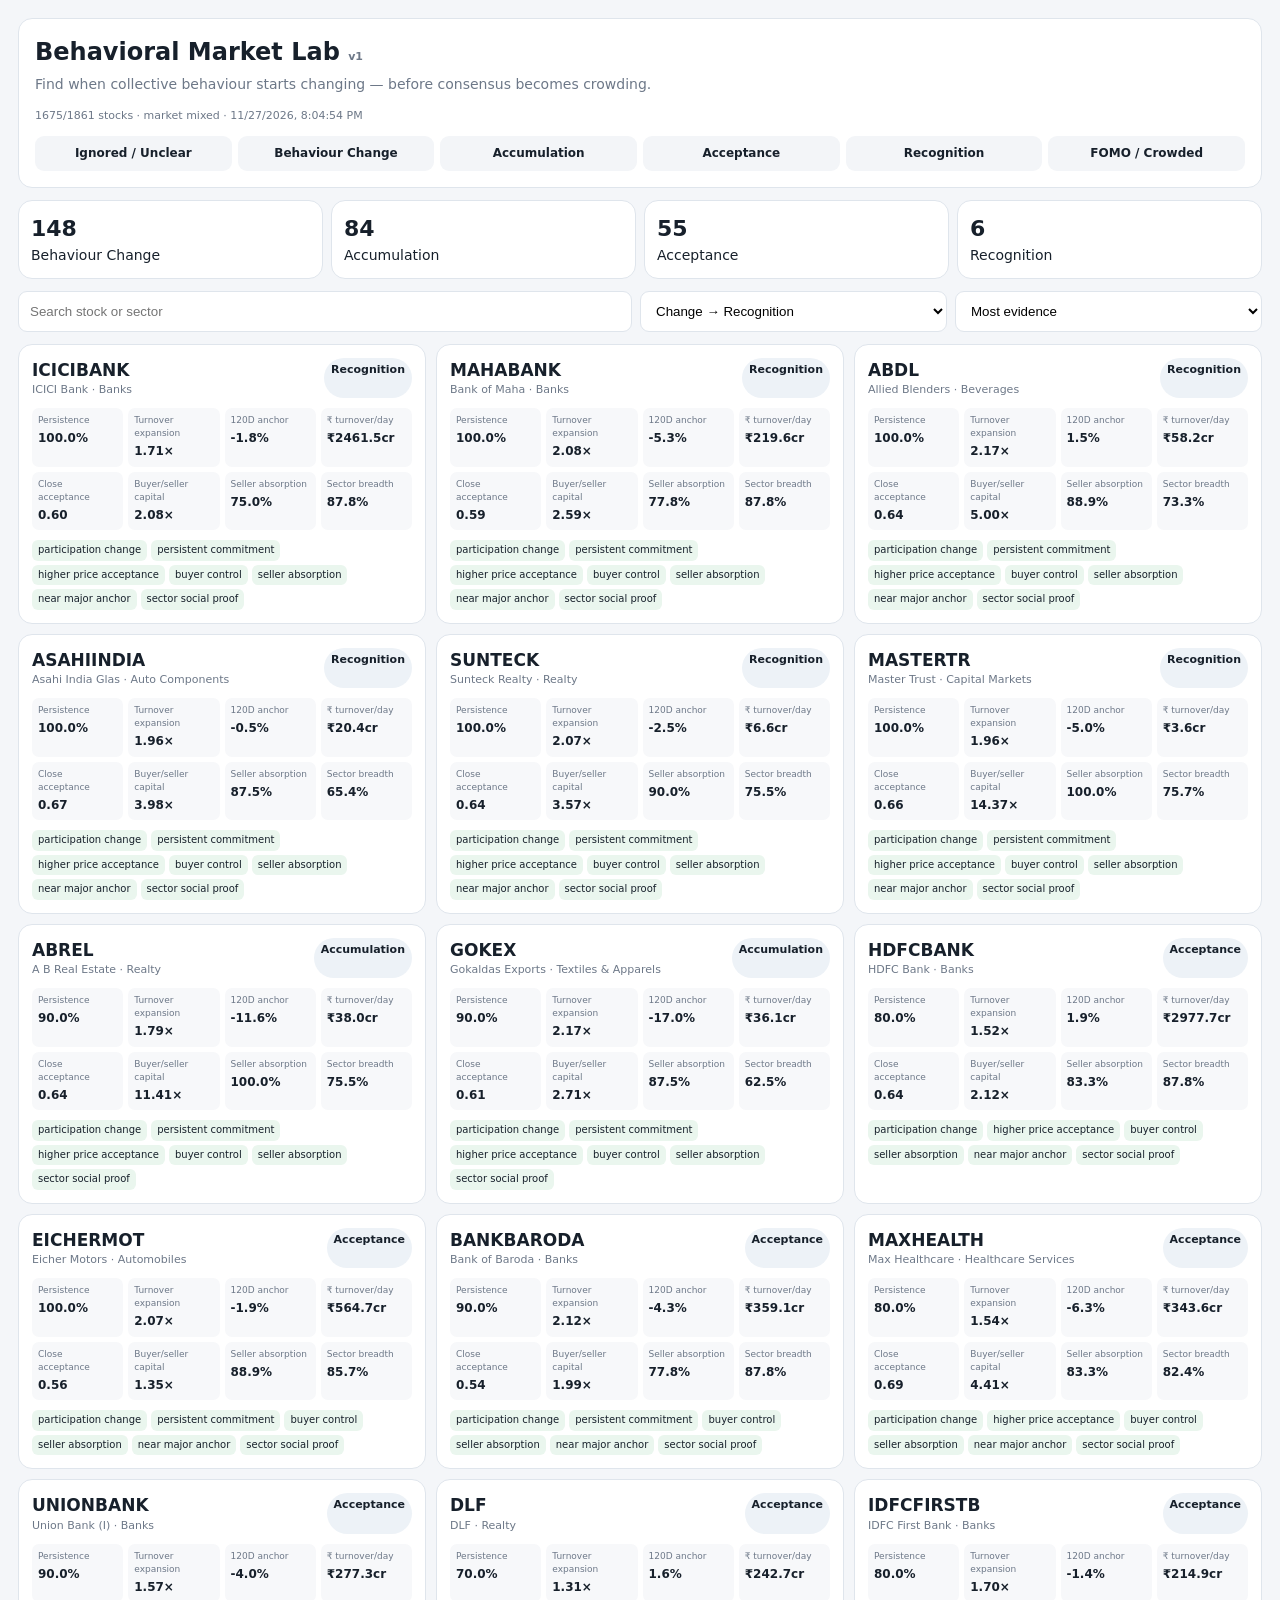
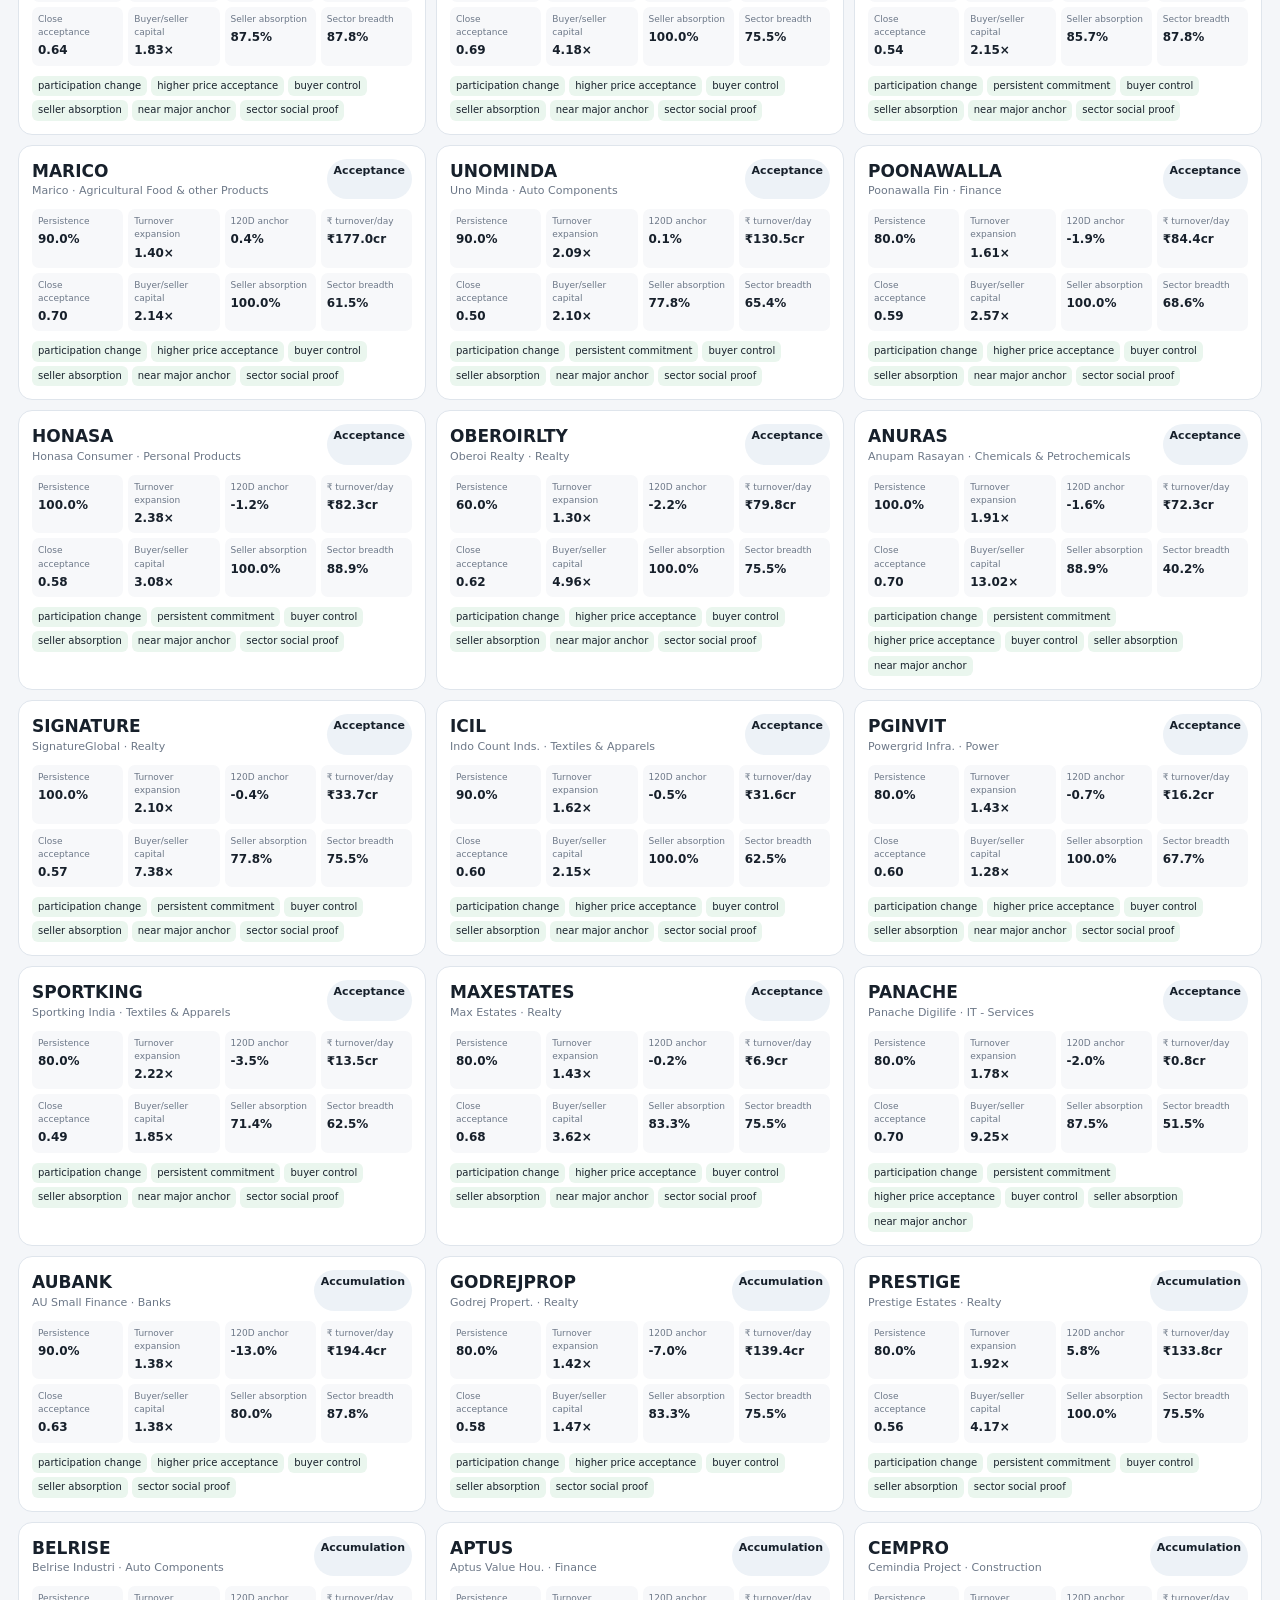
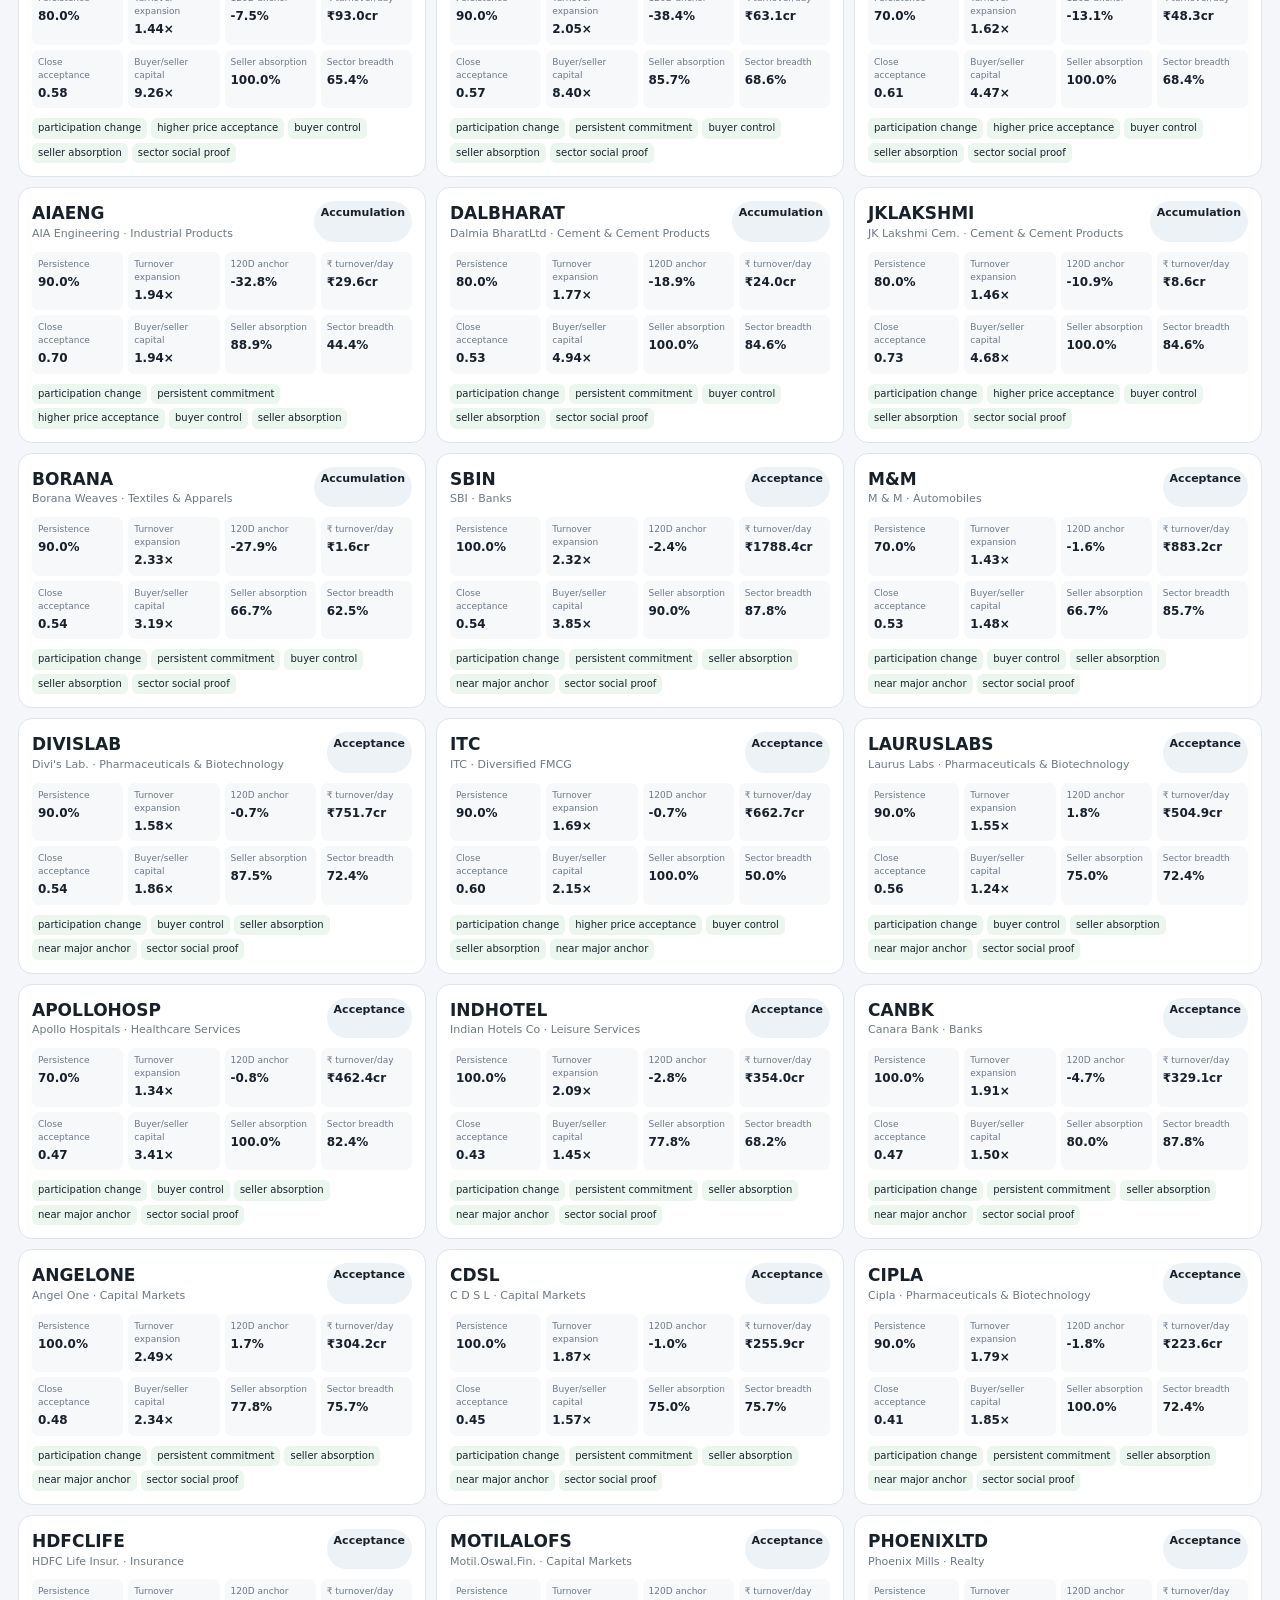
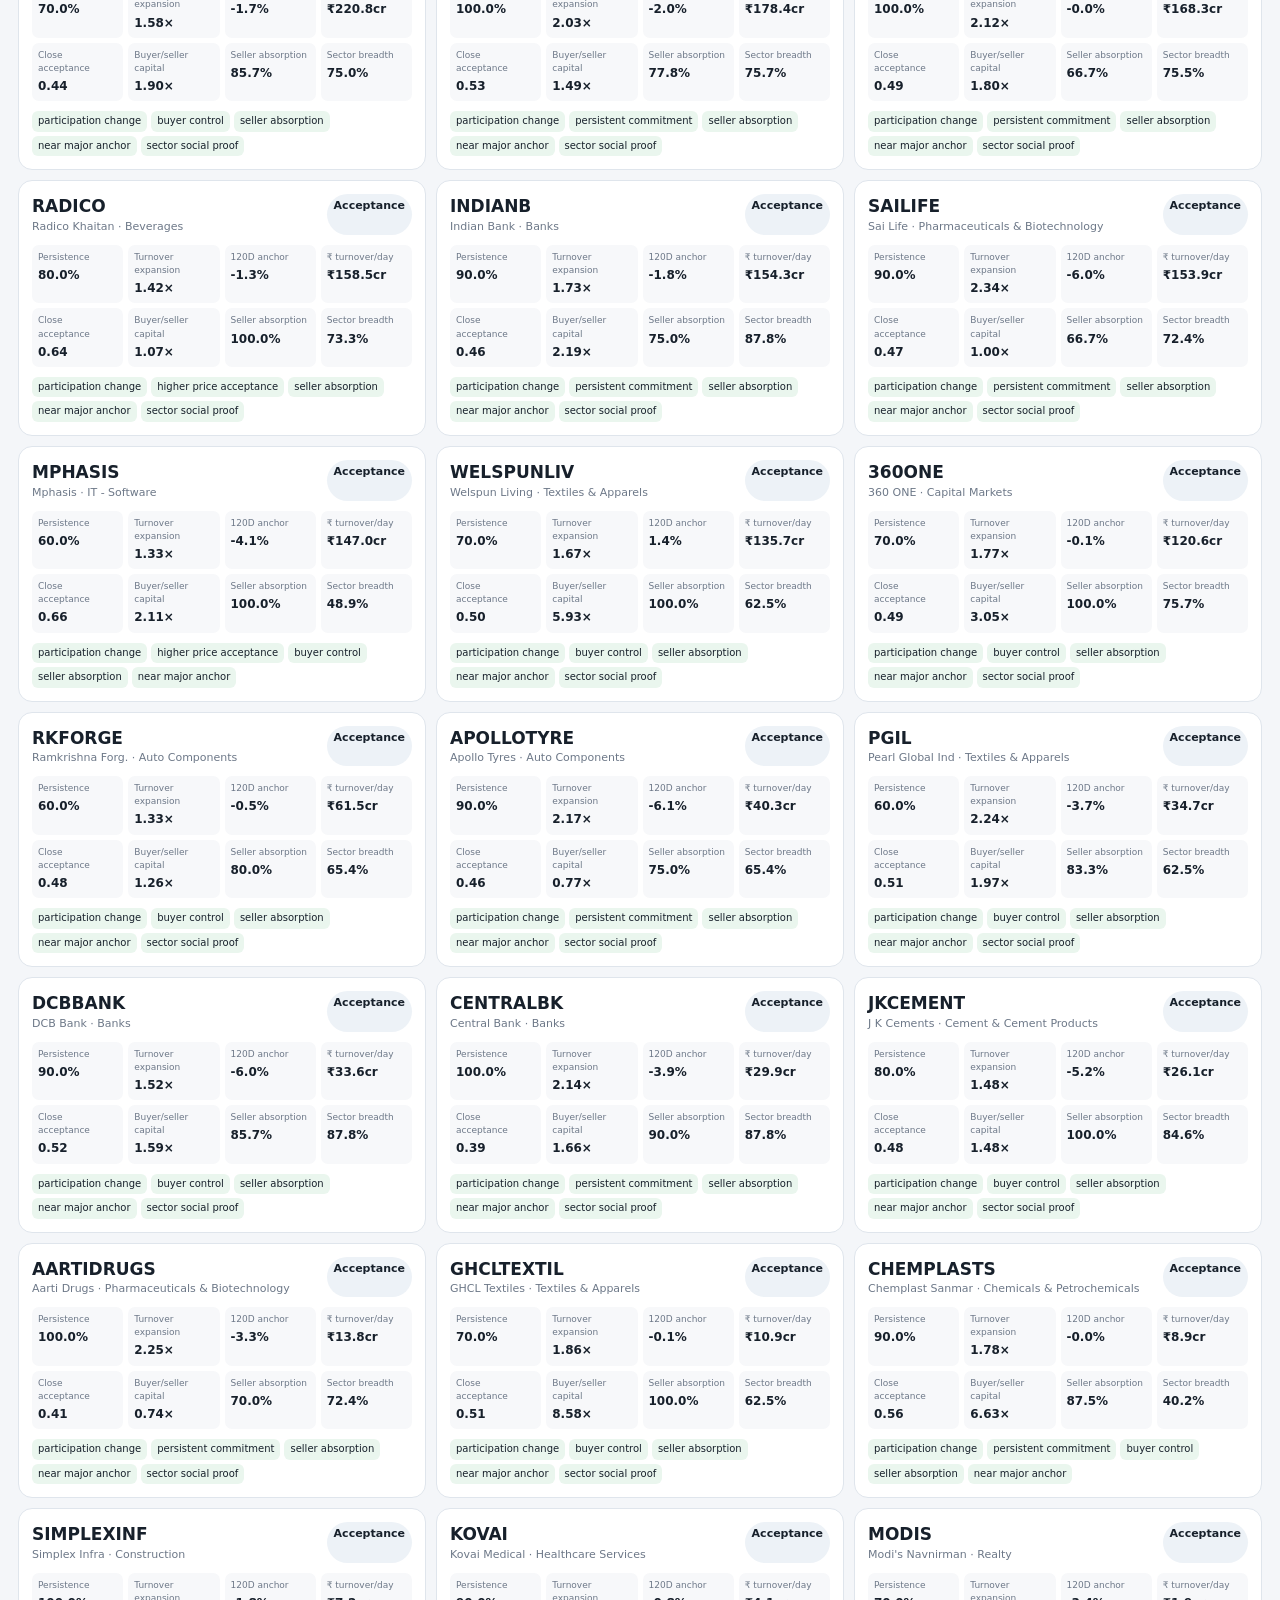
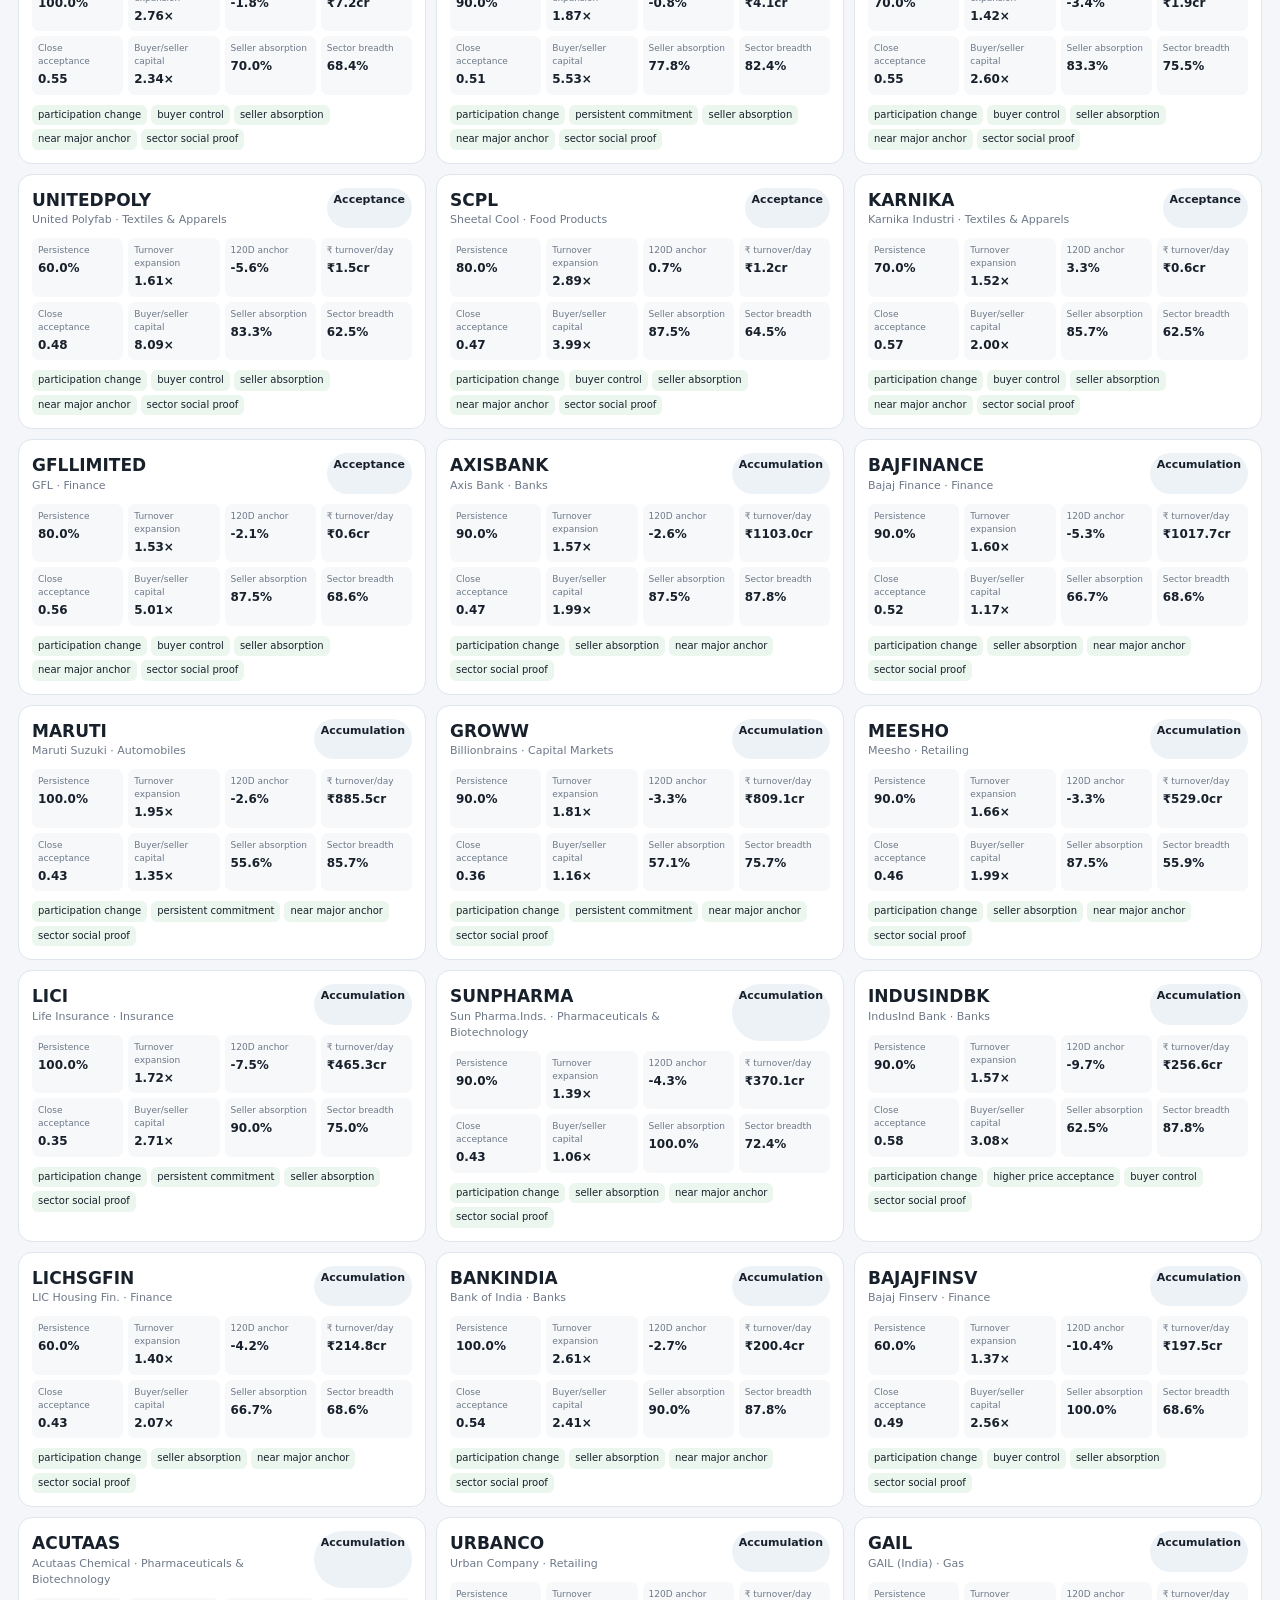
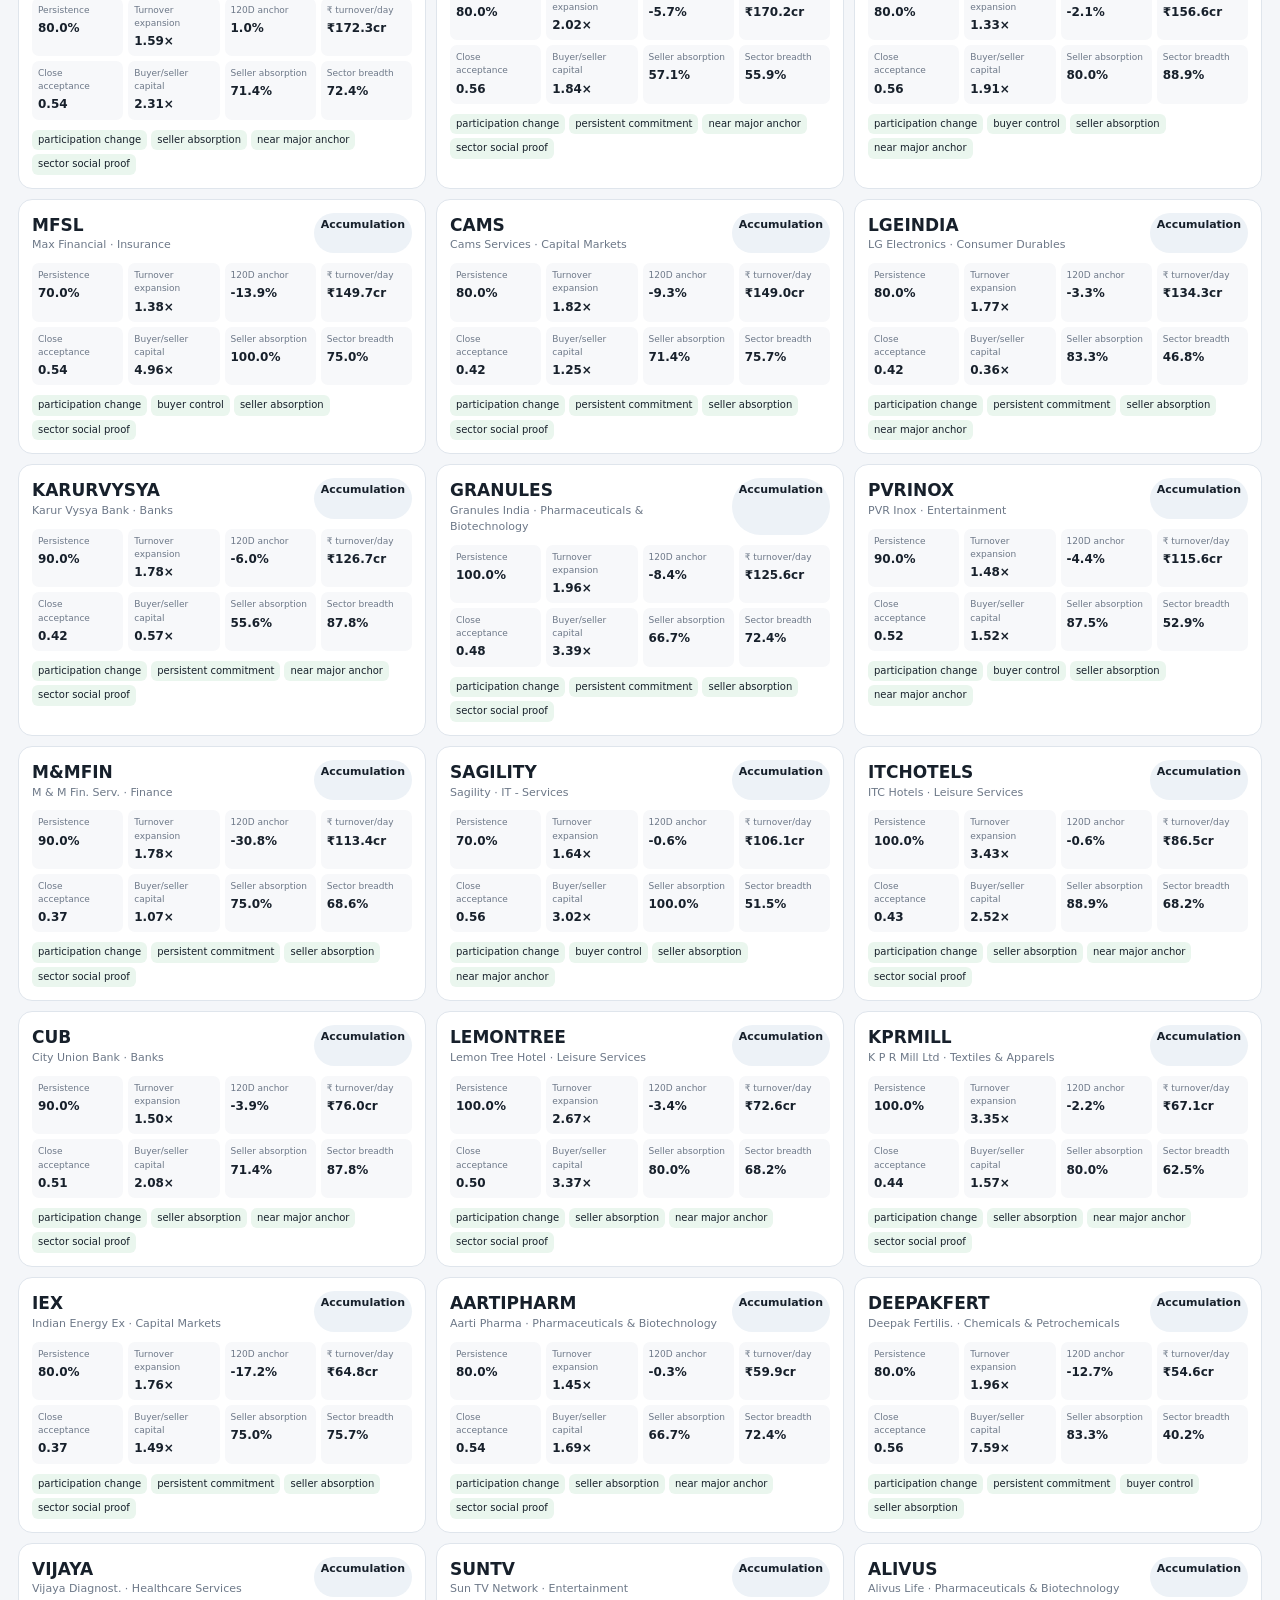
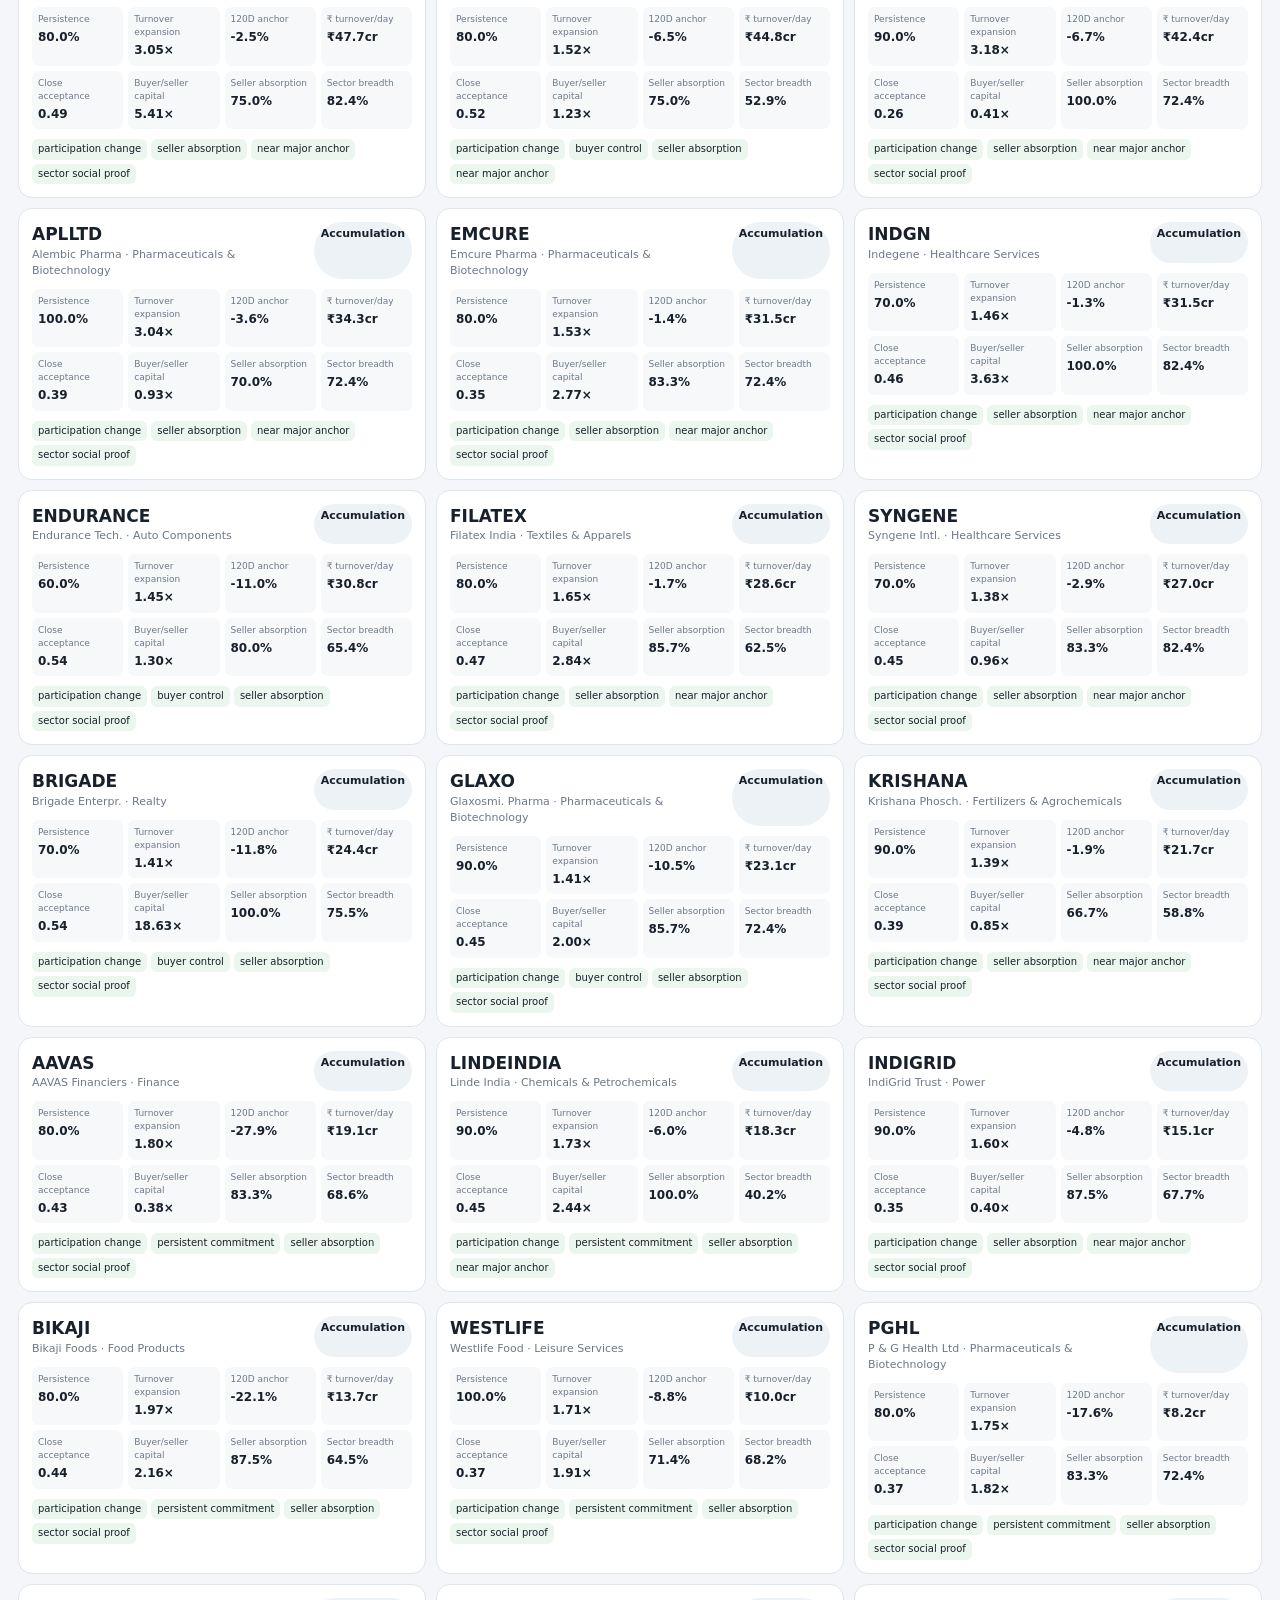
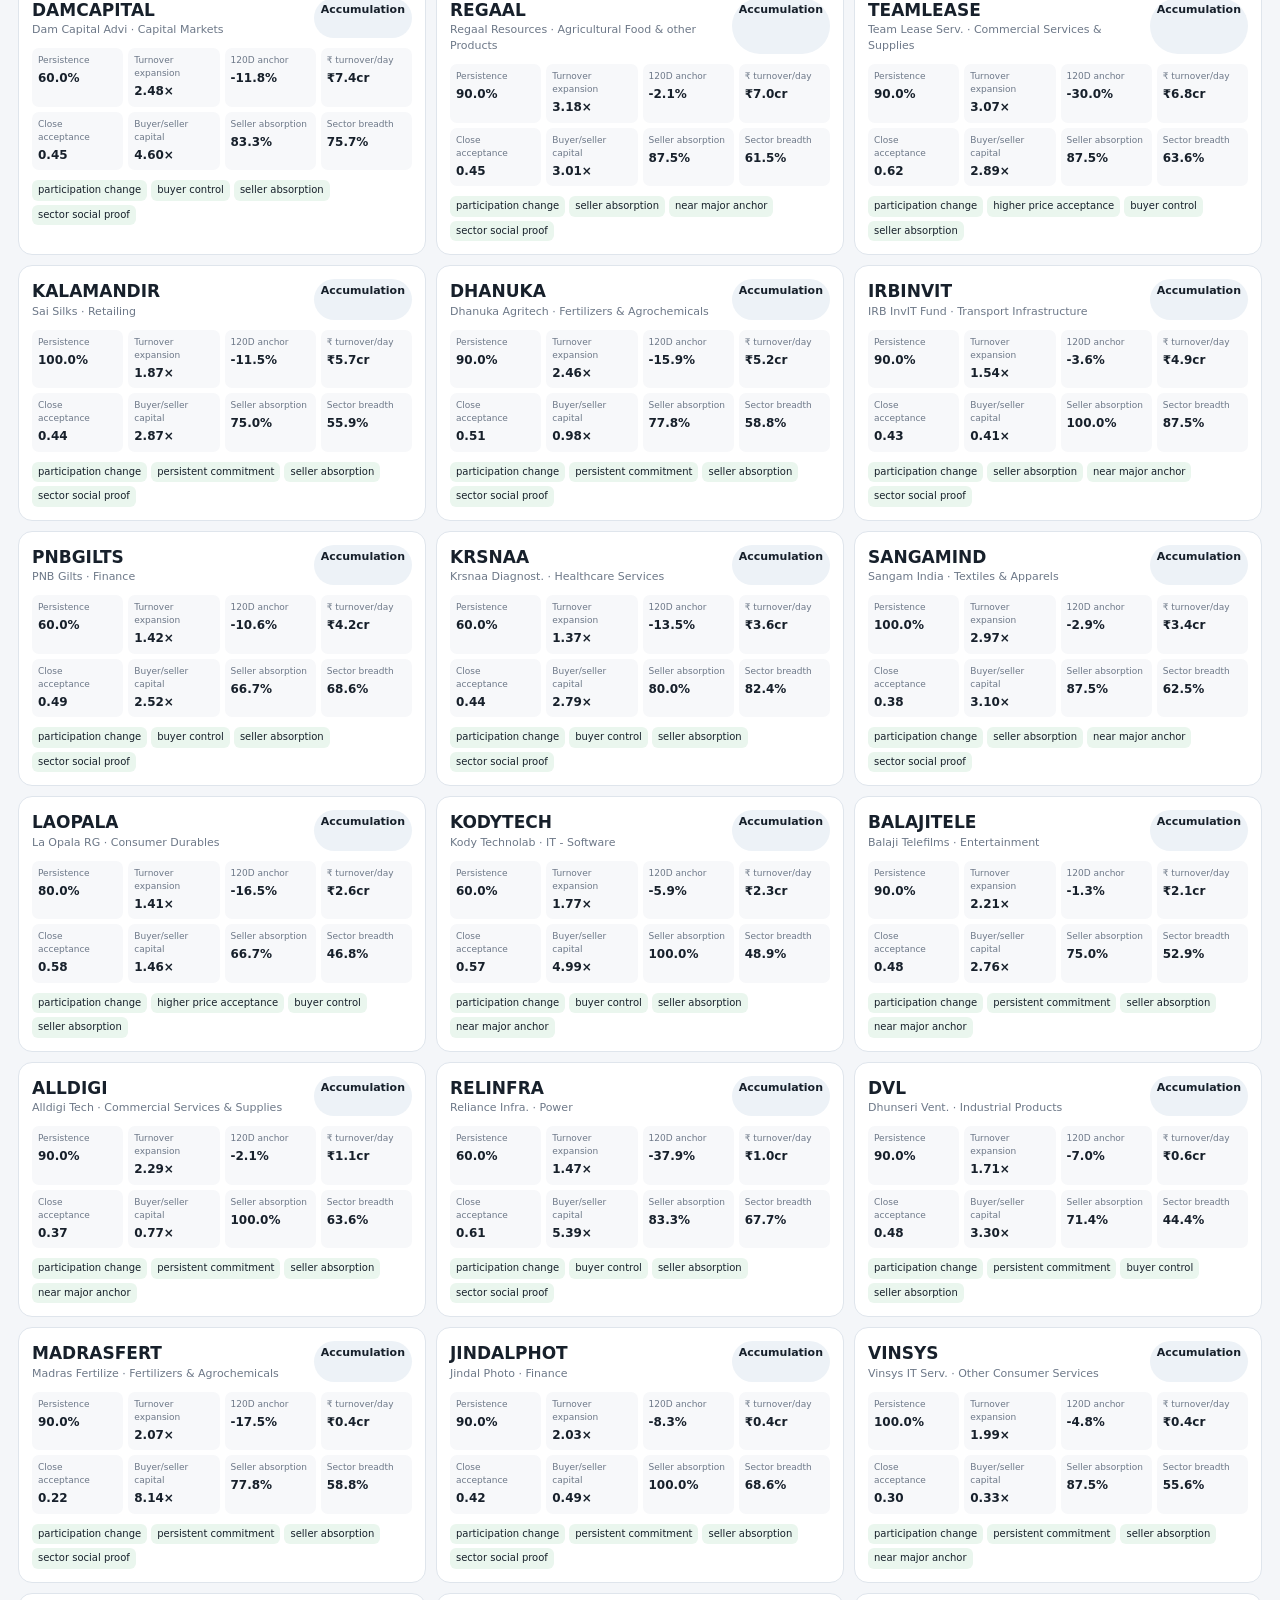
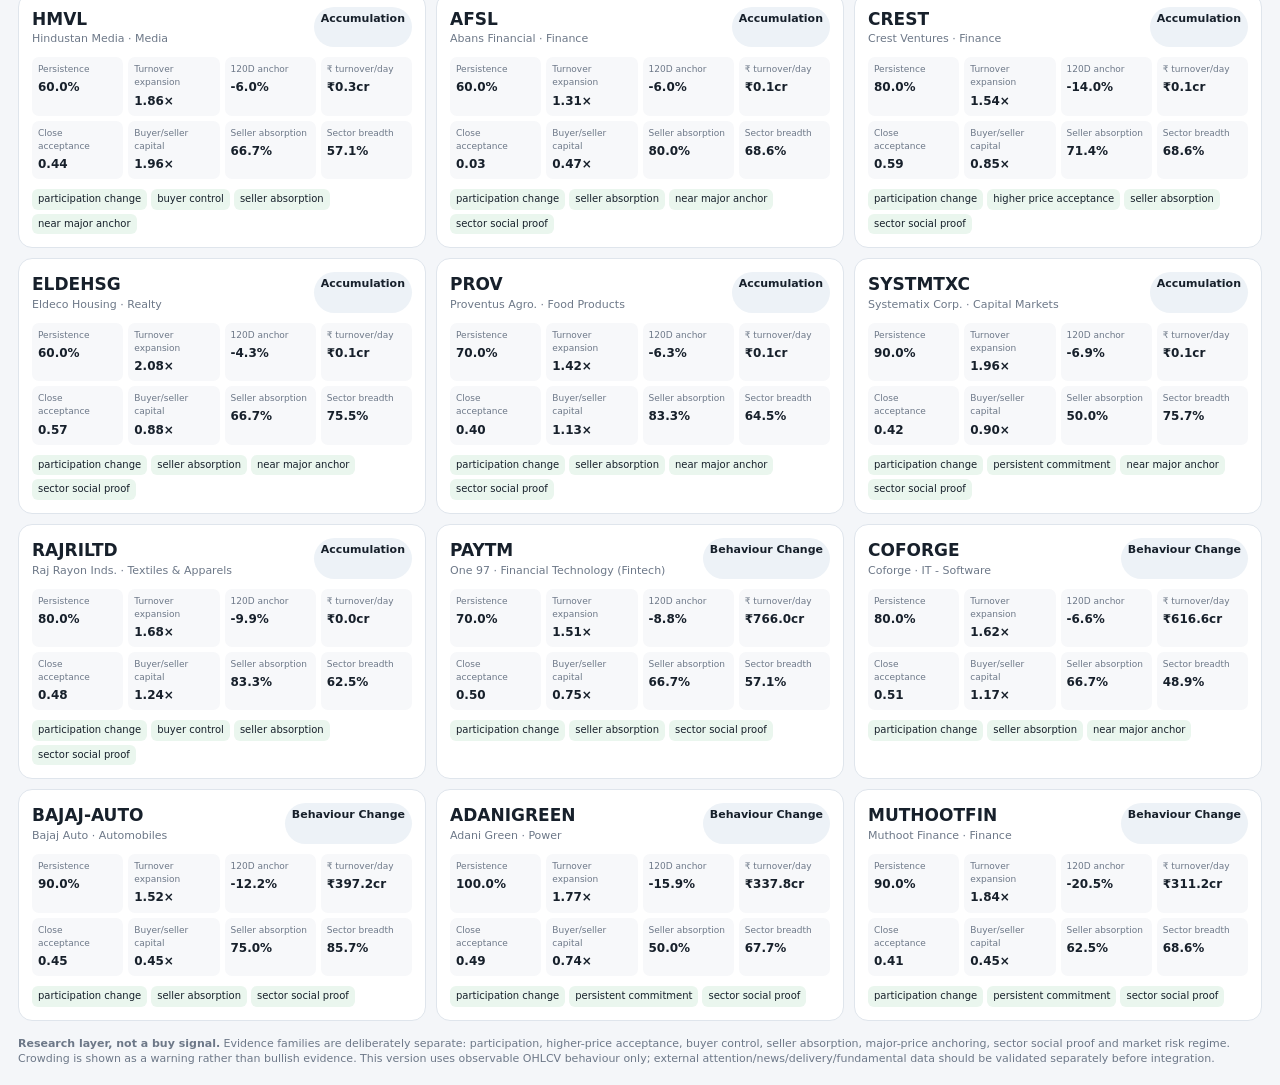
<file: early/behavioral.html>
<!doctype html><html><head><meta charset="utf-8"><meta name="viewport" content="width=device-width,initial-scale=1"><title>Behavioral Market Lab</title><style>:root{--bg:#f4f6f9;--card:#fff;--line:#dfe5ec;--ink:#17202b;--dim:#6d7888}*{box-sizing:border-box}body{margin:0;background:var(--bg);color:var(--ink);font:14px/1.45 system-ui,-apple-system,Segoe UI,sans-serif}.shell{max-width:1450px;margin:auto;padding:18px}h1{margin:0;font-size:24px}.sub{color:var(--dim);margin:4px 0 14px}.hero,.card,.stock{background:#fff;border:1px solid var(--line);border-radius:14px}.hero{padding:16px;margin-bottom:12px}.life{display:grid;grid-template-columns:repeat(6,1fr);gap:6px;margin-top:12px}.step{padding:9px 6px;text-align:center;border-radius:9px;background:#f3f5f8;font-size:12px;font-weight:700}.controls{display:grid;grid-template-columns:2fr 1fr 1fr;gap:8px;margin:12px 0}input,select{padding:11px;border:1px solid var(--line);border-radius:9px;background:#fff}.stats{display:grid;grid-template-columns:repeat(4,1fr);gap:8px;margin-bottom:12px}.card{padding:12px}.card b{display:block;font-size:22px}.grid{display:grid;grid-template-columns:repeat(3,1fr);gap:10px}.stock{padding:13px}.head{display:flex;justify-content:space-between;gap:8px}.sym{font-size:17px;font-weight:800}.muted{color:var(--dim);font-size:11px}.badge{padding:4px 7px;border-radius:999px;background:#edf2f7;font-size:11px;font-weight:800;white-space:nowrap}.evidence{display:flex;flex-wrap:wrap;gap:4px;margin-top:10px}.ev{padding:3px 6px;background:#eaf6ee;border-radius:6px;font-size:10px}.warn{background:#fff0e8}.metrics{display:grid;grid-template-columns:repeat(4,1fr);gap:5px;margin-top:10px}.m{background:#f7f8fa;border-radius:7px;padding:6px}.m small{display:block;color:var(--dim);font-size:9px}.m b{font-size:12px}.foot{margin-top:15px;color:var(--dim);font-size:11px}.empty{text-align:center;padding:30px;color:var(--dim)}@media(max-width:900px){.grid{grid-template-columns:1fr 1fr}.life{grid-template-columns:repeat(3,1fr)}}@media(max-width:600px){.shell{padding:10px}.grid{grid-template-columns:1fr}.stats{grid-template-columns:1fr 1fr}.controls{grid-template-columns:1fr}.metrics{grid-template-columns:1fr 1fr}.life{grid-template-columns:1fr 1fr}h1{font-size:21px}}</style></head><body><div class="shell"><div class="hero"><h1>Behavioral Market Lab <span class="muted">v1</span></h1><div class="sub">Find when collective behaviour starts changing — before consensus becomes crowding.</div><div id="meta" class="muted">Loading…</div><div class="life" id="life"></div></div><div class="stats"><div class="card"><b id="change">—</b>Behaviour Change</div><div class="card"><b id="acc">—</b>Accumulation</div><div class="card"><b id="accept">—</b>Acceptance</div><div class="card"><b id="rec">—</b>Recognition</div></div><div class="controls"><input id="q" placeholder="Search stock or sector"><select id="stage"><option value="interesting">Change → Recognition</option><option value="all">All lifecycle stages</option></select><select id="sort"><option value="evidence_count">Most evidence</option><option value="turnover_cr">Most liquid</option><option value="turnover_expansion">Participation expansion</option></select></div><div class="grid" id="grid"></div><div class="foot"><b>Research layer, not a buy signal.</b> Evidence families are deliberately separate: participation, higher-price acceptance, buyer control, seller absorption, major-price anchoring, sector social proof and market risk regime. Crowding is shown as a warning rather than bullish evidence. This version uses observable OHLCV behaviour only; external attention/news/delivery/fundamental data should be validated separately before integration.</div></div><script>let D=[],J={};const $=x=>document.getElementById(x),n=(x,d=1)=>x==null?'—':Number(x).toFixed(d),p=x=>n(x,1)+'%';function render(){let q=$('q').value.toLowerCase(),st=$('stage').value,k=$('sort').value;let r=D.filter(x=>(!q||(x.symbol+' '+x.name+' '+x.sector).toLowerCase().includes(q))&&(st==='all'||['Behaviour Change','Accumulation','Acceptance','Recognition'].includes(x.behavior_stage)));r.sort((a,b)=>(b[k]??-999)-(a[k]??-999));$('grid').innerHTML=r.slice(0,150).map(x=>{let ev=Object.entries(x.evidence).filter(z=>z[1]).map(([a])=>`<span class="ev ${a==='crowding_warning'?'warn':''}">${a.replaceAll('_',' ')}</span>`).join('');return `<div class="stock"><div class="head"><div><div class="sym">${x.symbol}</div><div class="muted">${x.name} · ${x.sector}</div></div><span class="badge">${x.behavior_stage}</span></div><div class="metrics"><div class="m"><small>Persistence</small><b>${p(x.persistence*100)}</b></div><div class="m"><small>Turnover expansion</small><b>${n(x.turnover_expansion,2)}×</b></div><div class="m"><small>120D anchor</small><b>${p(x.from_high120)}</b></div><div class="m"><small>₹ turnover/day</small><b>₹${n(x.turnover_cr,1)}cr</b></div><div class="m"><small>Close acceptance</small><b>${n(x.close_location,2)}</b></div><div class="m"><small>Buyer/seller capital</small><b>${n(x.up_down_capital,2)}×</b></div><div class="m"><small>Seller absorption</small><b>${p(x.absorption*100)}</b></div><div class="m"><small>Sector breadth</small><b>${p(x.sector_breadth*100)}</b></div></div><div class="evidence">${ev}</div></div>`}).join('')||'<div class="empty">No matching stocks</div>'}fetch('behavioral.json?'+Date.now()).then(r=>r.json()).then(j=>{J=j;D=j.rows;$('meta').textContent=`${j.resolved}/${j.requested} stocks · market ${j.market_regime} · ${new Date(j.generated).toLocaleString()}`;$('life').innerHTML=j.lifecycle.map(x=>`<div class="step">${x}</div>`).join('');let c=s=>D.filter(x=>x.behavior_stage===s).length;$('change').textContent=c('Behaviour Change');$('acc').textContent=c('Accumulation');$('accept').textContent=c('Acceptance');$('rec').textContent=c('Recognition');render()}).catch(()=>{$('meta').textContent='First research snapshot has not been generated yet.';$('grid').innerHTML='<div class="empty">Run the Behavioral Market Lab workflow.</div>'});['q','stage','sort'].forEach(x=>$(x).addEventListener('input',render));</script></body></html>
</file>
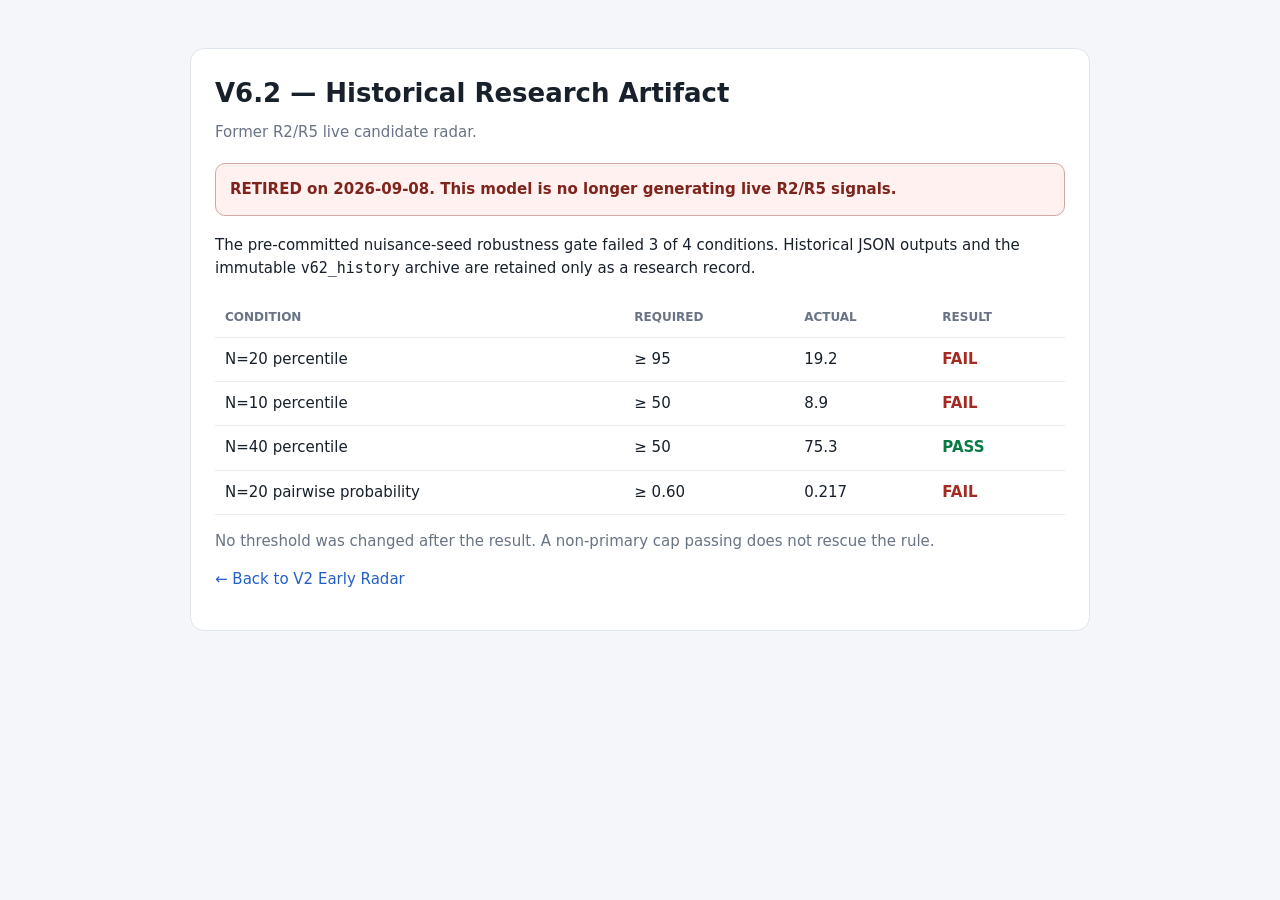
<file: early/v62.html>
<!doctype html>
<html>
<head>
  <meta charset="utf-8">
  <meta name="viewport" content="width=device-width,initial-scale=1">
  <title>V6.2 Historical Research Artifact</title>
  <style>
    body{margin:0;background:#f4f6f9;color:#17202b;font:15px/1.55 system-ui,-apple-system,Segoe UI,sans-serif}
    .wrap{max-width:900px;margin:48px auto;padding:0 18px}
    .card{background:#fff;border:1px solid #dfe5ec;border-radius:14px;padding:24px}
    h1{margin:0 0 8px;font-size:26px}.muted{color:#687485}.retired{margin:18px 0;padding:14px;border:1px solid #d4a6a1;background:#fff1ef;border-radius:10px;color:#7f241d;font-weight:700}
    table{width:100%;border-collapse:collapse;margin-top:18px}th,td{padding:10px;border-bottom:1px solid #e6ebf0;text-align:left}th{font-size:12px;text-transform:uppercase;color:#687485}
    .fail{color:#a52b22;font-weight:700}.pass{color:#087a43;font-weight:700}a{color:#245fc7;text-decoration:none}
  </style>
</head>
<body>
<div class="wrap"><div class="card">
  <h1>V6.2 — Historical Research Artifact</h1>
  <div class="muted">Former R2/R5 live candidate radar.</div>
  <div class="retired">RETIRED on 2026-09-08. This model is no longer generating live R2/R5 signals.</div>
  <p>The pre-committed nuisance-seed robustness gate failed 3 of 4 conditions. Historical JSON outputs and the immutable <code>v62_history</code> archive are retained only as a research record.</p>
  <table>
    <thead><tr><th>Condition</th><th>Required</th><th>Actual</th><th>Result</th></tr></thead>
    <tbody>
      <tr><td>N=20 percentile</td><td>&ge; 95</td><td>19.2</td><td class="fail">FAIL</td></tr>
      <tr><td>N=10 percentile</td><td>&ge; 50</td><td>8.9</td><td class="fail">FAIL</td></tr>
      <tr><td>N=40 percentile</td><td>&ge; 50</td><td>75.3</td><td class="pass">PASS</td></tr>
      <tr><td>N=20 pairwise probability</td><td>&ge; 0.60</td><td>0.217</td><td class="fail">FAIL</td></tr>
    </tbody>
  </table>
  <p class="muted">No threshold was changed after the result. A non-primary cap passing does not rescue the rule.</p>
  <p><a href="index.html">← Back to V2 Early Radar</a></p>
</div></div>
</body>
</html>
</file>
<file: boards.css>
/* ---------------------------------------------------------------------------
   boards.css — the switcher that links the three boards.

   Styled from whichever palette variables the host page defines (each board has
   its own), with hard-coded fallbacks so it still looks right on a page that
   defines none.
--------------------------------------------------------------------------- */

.boards{
  display:flex;flex-wrap:wrap;align-items:center;gap:8px;
  padding:10px 22px;background:var(--card,#fff);
  border-bottom:1px solid var(--line,#e2e8f1);
}
.boards .sep{flex:1}
/* theme toggle: one button, shown on every board */
.thbtn{font-size:13px;line-height:1;padding:6px 9px}
.thbtn .ic{display:inline-block;width:14px;text-align:center}
.boards .hint{
  font-size:11.5px;color:var(--faint,#93a0b4);white-space:nowrap;
}

.bbtn{
  display:inline-flex;align-items:center;gap:6px;
  font:inherit;font-size:12px;font-weight:600;line-height:1.4;
  padding:6px 12px;border-radius:8px;
  border:1px solid var(--line2,#cbd5e4);
  background:var(--card,#fff);color:var(--dim,#5c6879);
  text-decoration:none;white-space:nowrap;cursor:pointer;
}
.bbtn:hover{color:var(--ink,#131922);border-color:var(--accent,#2f6fd0)}
.bbtn:focus-visible{outline:2px solid var(--accent,#2f6fd0);outline-offset:2px}
/* the board you are already on: shown, not clickable */
.bbtn[aria-current=page]{
  color:var(--accent,#2f6fd0);border-color:var(--accent,#2f6fd0);
  background:var(--hover,#f5f8fd);cursor:default;
}
.bbtn[aria-pressed=true]{
  color:var(--accent,#2f6fd0);border-color:var(--accent,#2f6fd0);
  background:var(--hover,#f5f8fd);
}

@media (max-width:700px){
  .boards{padding-left:14px;padding-right:14px}
  .boards .hint{display:none}
}
</file>
